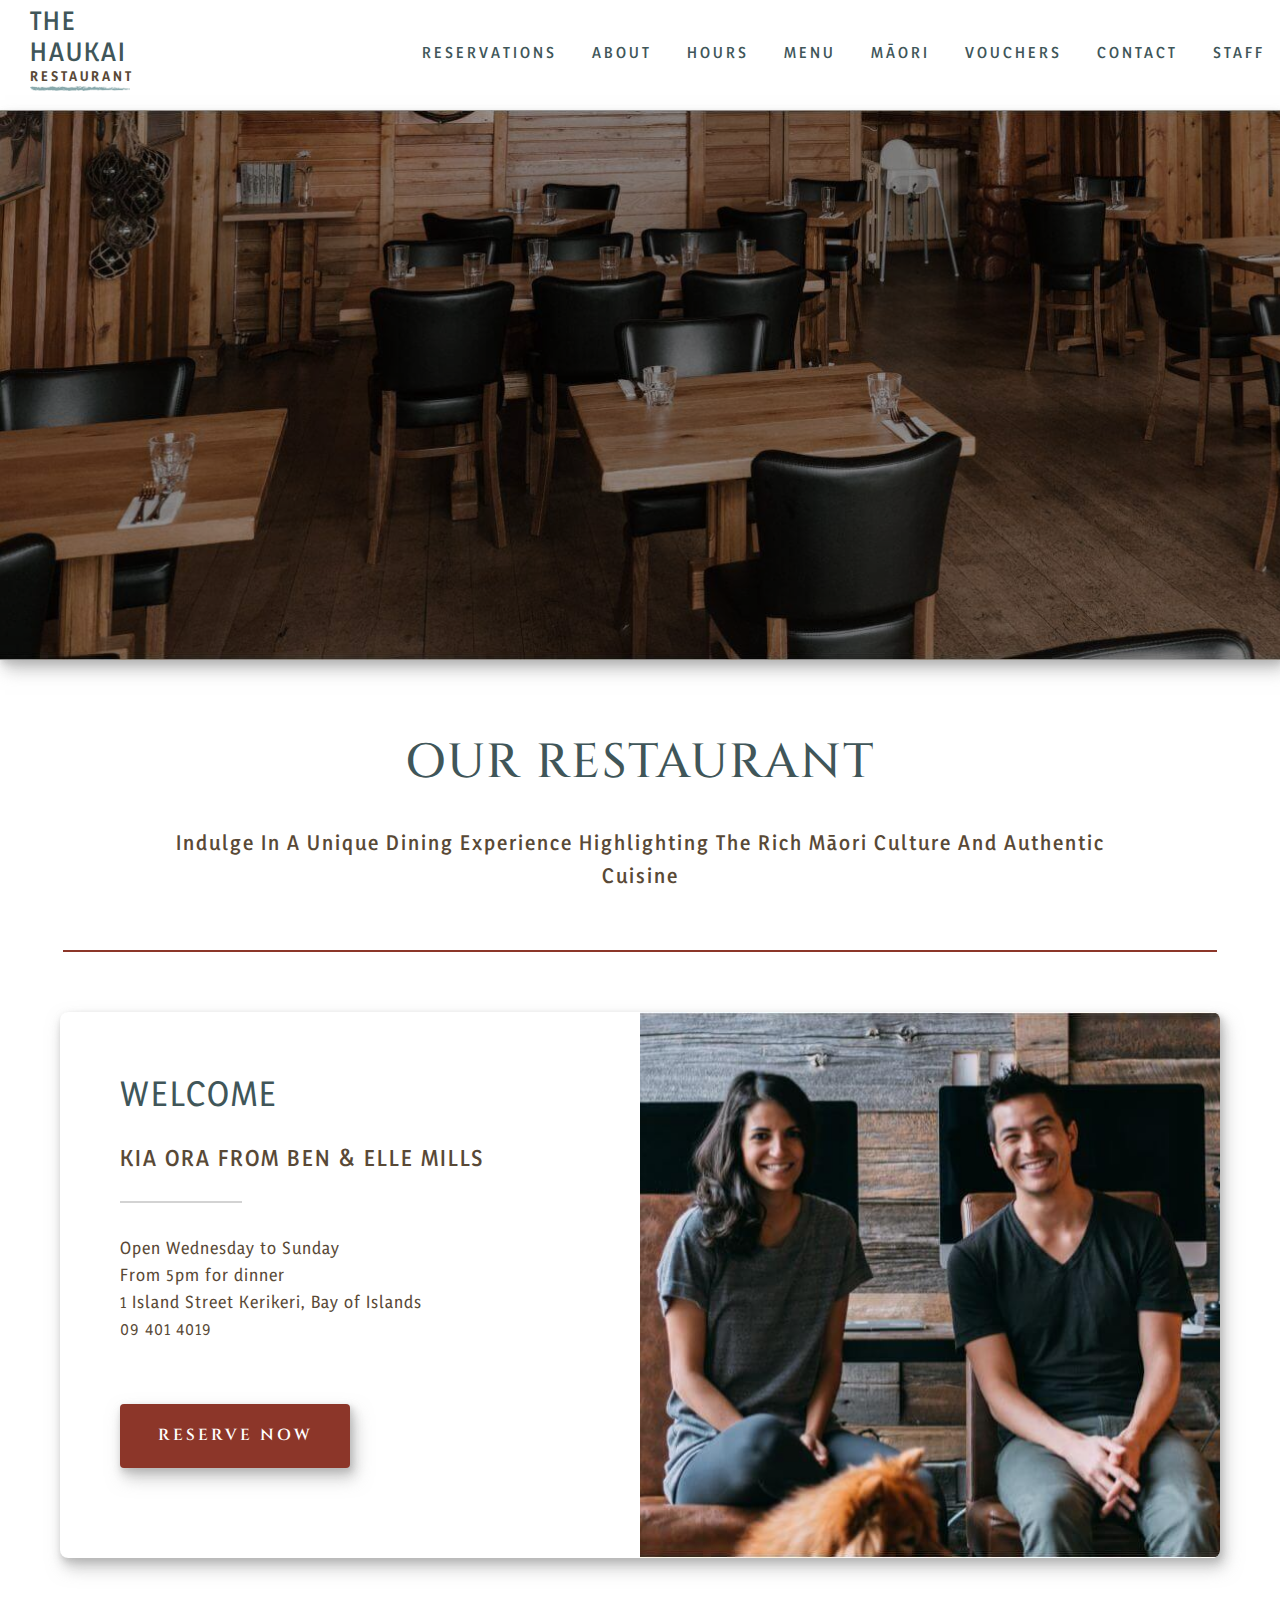
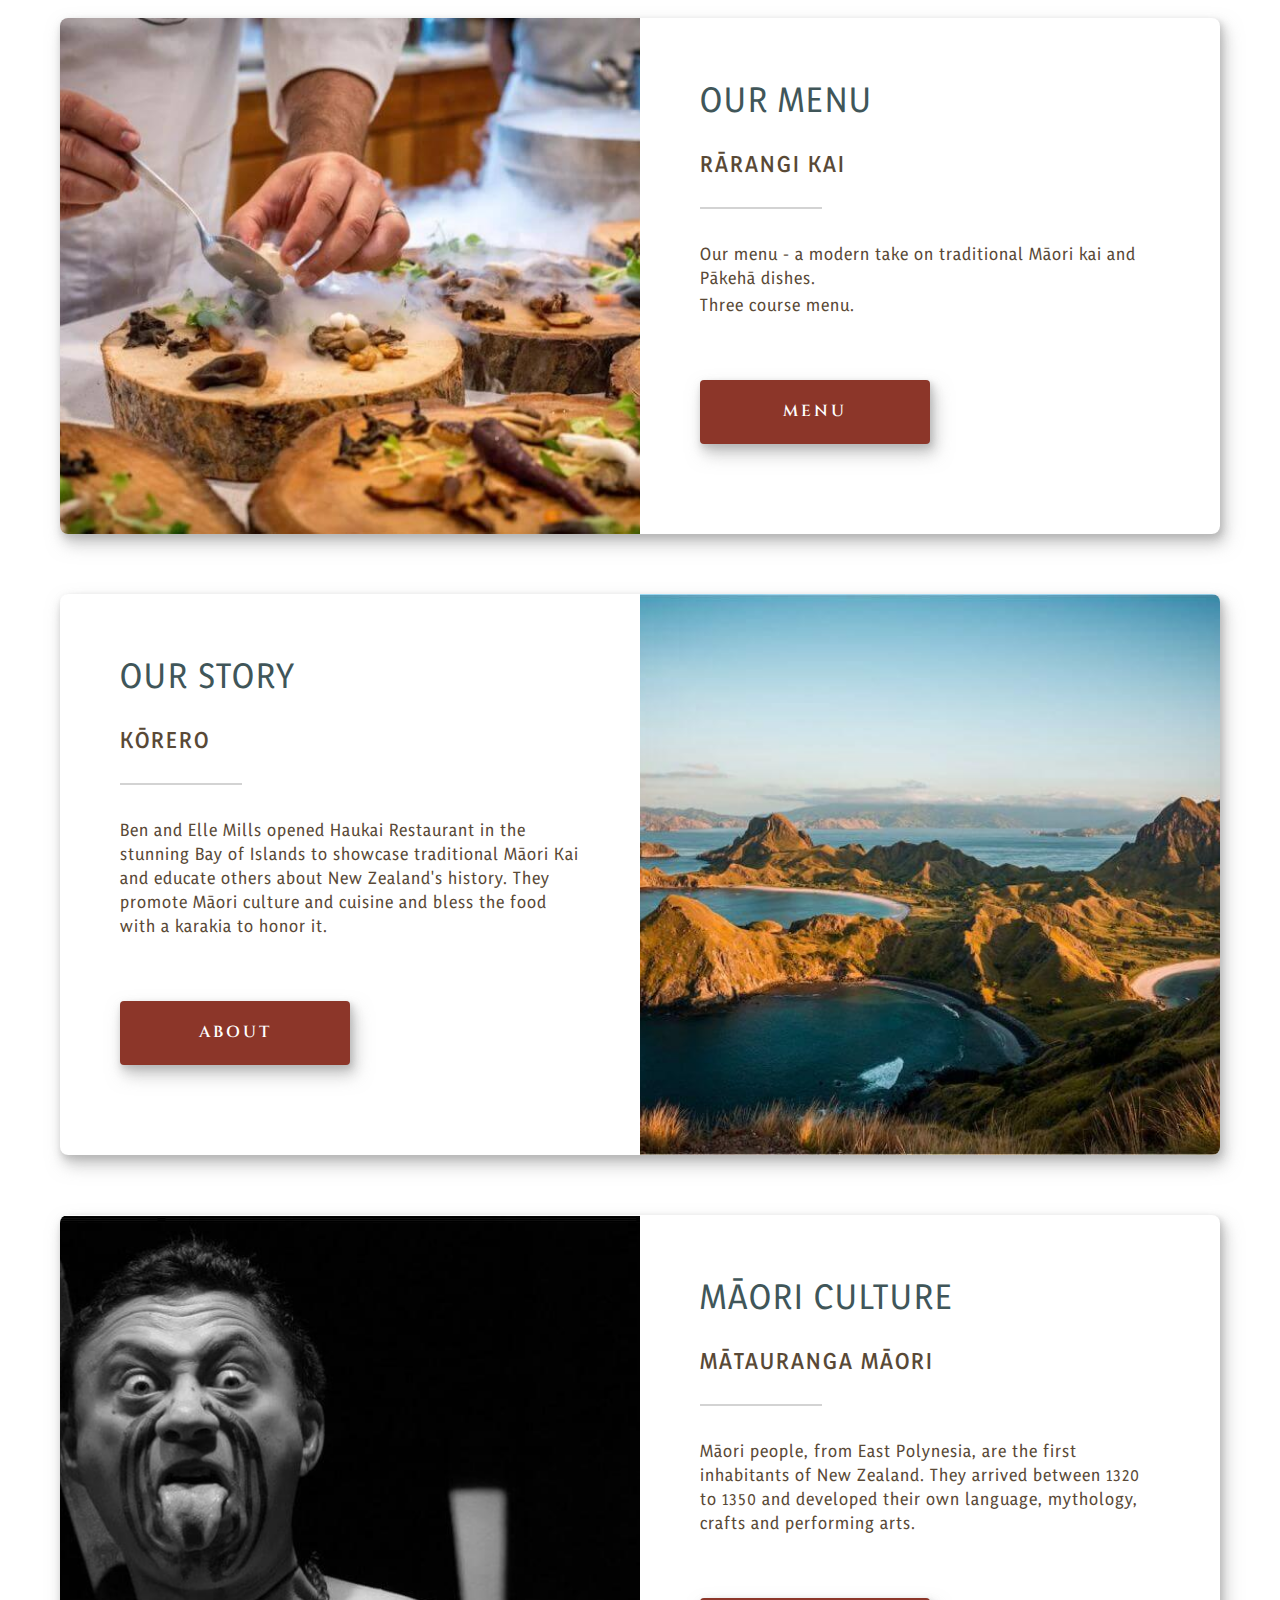
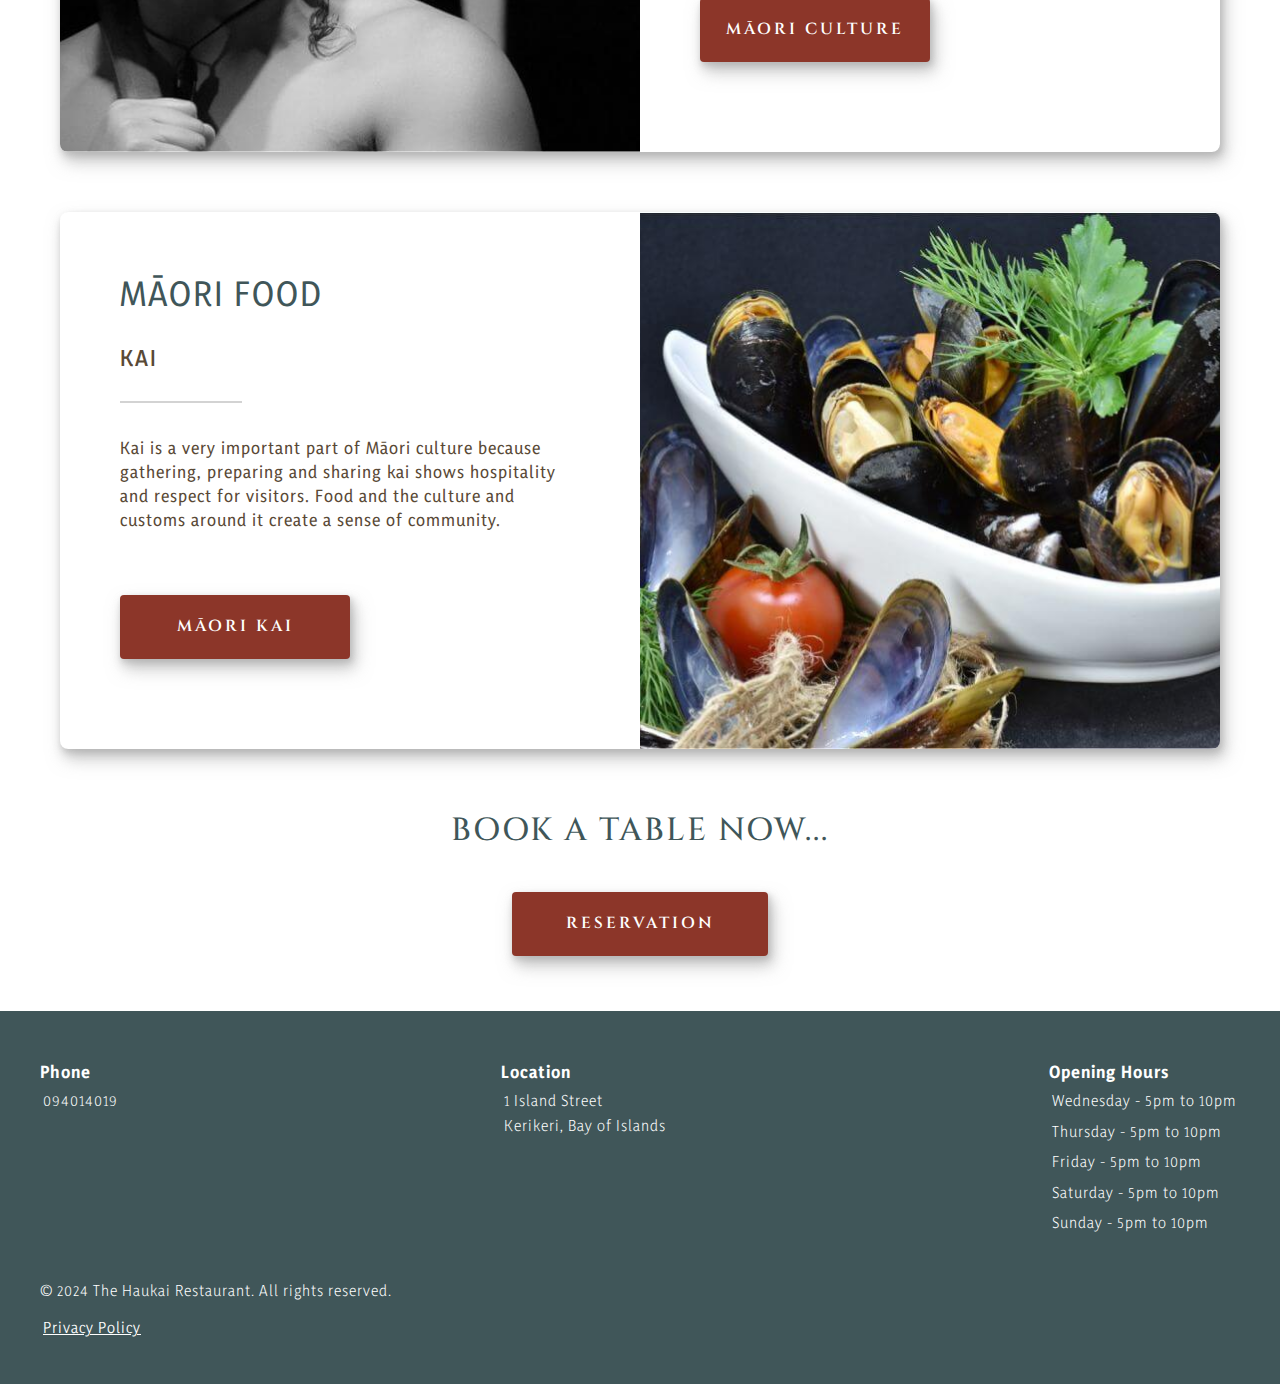
<file: index.html>
<!DOCTYPE html>
<html lang="en">

<head>
    <!-- Google tag (gtag.js) -->
    <script async src="https://www.googletagmanager.com/gtag/js?id=G-KSML13N0J7"></script>
    <script>
        window.dataLayer = window.dataLayer || [];
        function gtag() { dataLayer.push(arguments); }
        gtag('js', new Date());

        gtag('config', 'G-KSML13N0J7');
    </script>

    <meta http-equiv="Content-Type" content="text/html; charset=utf-8">
    <meta name="viewport" content="width=device-width, initial-scale=1.0">
    <title>Maori and Pakeha Cuisine - Kerikeri | The Haukai Restaurant</title>
    <meta name="description"
        content="Welcome to The Haukai Restaurant in Kerikeri, Bay of Islands, New Zealand. Our dining experience features Maori kai and cultural elements.">
    <link rel="stylesheet" href="./css/stylesheet.css">
</head>

<body>
    <header id="header">     
        <aside aria-label="The Haukai Restaurant logo" class="logo">
            <a href="https://vtay369.github.io/haukai-restaurant.github.io/index">
                <h3 class="logo-title">The<br>Haukai</h3>
                <h4 class="logo-subtitle">Restaurant</h4>
                <figure aria-label="logo underline">
                    <img src="./images/underline.png" alt="Logo underline">
                </figure>
            </a>
        </aside>

        <label aria-label="mobile-menu" id="hidden-label" class="hamburger-menu">
            <input type="checkbox" aria-labelledby="hidden-label" title="drop-down menu checkbox">
            <span class="mobile-menu">Mobile menu</span>
        </label>

        <aside aria-label="navigation sliding sidebar" class="sidebar sidebar-home">
            <nav class="nav-container">
                <ul class="navbar home-navbar">
                    <li id="home-nav"><a
                        href="https://vtay369.github.io/haukai-restaurant.github.io/index">Home</a> </li>
                    <li><a href="https://vtay369.github.io/haukai-restaurant.github.io/reservations">Reservations</a>
                    </li>
                    <li><a href="https://vtay369.github.io/haukai-restaurant.github.io/about">About</a></li>
                    <li><a href="https://vtay369.github.io/haukai-restaurant.github.io/hours">Hours</a></li>
                    <li><a href="https://vtay369.github.io/haukai-restaurant.github.io/menu">Menu</a></li>
                    <li><a href="#">M&amacr;ori</a>
                        <ul class="dropdown">
                            <li><a href="https://vtay369.github.io/haukai-restaurant.github.io/culture">Culture</a></li>
                            <li><a href="https://vtay369.github.io/haukai-restaurant.github.io/kai"> Kai</a></li>
                        </ul>
                    </li>
                    <li><a href="https://vtay369.github.io/haukai-restaurant.github.io/gift-vouchers">Vouchers</a></li>
                    <li><a href="https://vtay369.github.io/haukai-restaurant.github.io/contact">Contact</a></li>
                    <li><a class="animate-size" href="https://vtay369.github.io/haukai-restaurant.github.io/private/staff.html"> Staff </a></li>
                </ul>
            </nav>
        </aside>
    </header>
    <main id="home">
        <div class="image-cover"></div>
        <div class="restaurant-image"> </div>
        <div class="home-container">
            <div class="our-restaurant">
                <h1> Our Restaurant</h1>
                <h3 id="statement"> Indulge in a unique dining experience highlighting the rich M&amacr;ori culture and
                    authentic cuisine </h3>
            </div>
            <hr>

            <section aria-label="Welcome, from the owners" class="card-image">
                <div class="card">
                    <h2> Welcome</h2>
                    <h3>Kia ora from Ben & Elle Mills</h3>
                    <hr>
                    <div>
                        <p>Open Wednesday to Sunday</p>
                        <p>From 5pm for dinner</p>
                        <p>1 Island Street Kerikeri, Bay of Islands</p>
                        <p>09 401 4019</p>
                    </div>
                    <div class="buttons"> 
                        <a href="https://vtay369.github.io/haukai-restaurant.github.io/reservations.html">Reserve Now</a> 
                    </div>
                </div>
                
                <figure aria-label="Restaurant Owners" class="home-image-welcome card-sections"> 
                    <img class="odd-image" src="./images/owners.jpg" alt="restaurant owners"> 
                </figure>
            </section>

            <section aria-label="Haukai Restaurant's menu introduction" class="card-image card-image-even">
                <figure aria-label="Chef plating a rustic dish" class="home-image-menu card-sections"> 
                    <img class="even-image" src="./images/menu.jpg" alt="Chef plating food"> 
                </figure>

                <div class="home-menu card">
                    <h2>Our Menu</h2>
                    <h3>rārangi kai</h3>
                    <hr>
                    <div>
                        <p>Our menu - a modern take on traditional M&amacr;ori kai and P&amacr;keh&amacr; dishes.</p>
                        <p>Three course menu.</p>
                    </div>
                    <div class="buttons">
                        <a href="https://vtay369.github.io/haukai-restaurant.github.io/menu.html">Menu</a> 
                    </div>
                </div>
            </section>

            <section aria-label="The Haukai resturants story introduction" class="card-image">
                <div class="home-our-story card">
                    <h2>Our Story</h2>
                    <h3>kōrero</h3>
                    <hr>
                    <p>Ben and Elle Mills opened Haukai Restaurant in the stunning Bay of Islands to showcase
                        traditional M&amacr;ori Kai and educate others about New Zealand's history. They promote
                        M&amacr;ori culture and cuisine and bless the food with a karakia to honor it.</p>
                    <div class="buttons"> 
                        <a href="https://vtay369.github.io/haukai-restaurant.github.io/about.html">About</a> 
                    </div>
                </div>

                <figure aria-label="Bay of Island" class="home-image-our-story card-sections"> 
                    <img class="odd-image" src="./images/our-story.jpg" alt="Bay of Island"> 
                </figure>
            </section>

            <section aria-label="Introduction to Maori Culture" class="card-image card-image-even">
                <figure aria-label="Maori male warrior" class="home-image-culture card-sections"> 
                    <img class="even-image" src="./images/maori-culture.jpg" alt="Maori male warrior"> 
                </figure>

                <div class="home-culture card">
                    <h2>M&amacr;ori Culture</h2>
                    <h3>Mātauranga M&amacr;ori</h3>
                    <hr>
                    <p>M&amacr;ori people, from East Polynesia, are the first inhabitants of New Zealand. They arrived between
                        1320 to 1350 and developed their own language, mythology, crafts and performing arts.</p>
                    <div class="buttons"> <a href="https://vtay369.github.io/haukai-restaurant.github.io/culture.html">M&amacr;ori Culture</a> </div>
                </div>
            </section>

            <section aria-label="Introduction to Maori kai" class="card-image">
                <div class="home-kai card">
                    <h2>M&amacr;ori food</h2>
                    <h3>Kai</h3>
                    <hr>
                    <p>Kai is a very important part of M&amacr;ori culture because gathering, preparing and sharing kai
                        shows hospitality and respect for visitors. Food and the culture and customs around it create a
                        sense of community.</p>
                    <div class="buttons"> 
                        <a href="https://vtay369.github.io/haukai-restaurant.github.io/kai.html">M&amacr;ori Kai</a> 
                    </div>
                </div>

                <figure aria-label="Plate of mussels" class="home-image-kai card-sections"> 
                    <img class="odd-image" src="./images/mussels.jpg" alt="Plate of mussels"> 
                </figure>
            </section>

            <div class="home-book-table">
                <h2>Book a table now...</h2>
                <div class="buttons"> 
                    <a href="https://vtay369.github.io/haukai-restaurant.github.io/reservations.html">Reservation</a> 
                </div>
            </div>
        </div>
    </main>

    <footer>
        <div class="footer-container">
            <aside aria-label="phone contact">
                <h4>Phone</h4>
                <p>094014019</p>
            </aside>

            <aside aria-label="location">
                <h4>Location</h4>
                <p> 1 Island Street <br>Kerikeri, Bay of Islands</p>
            </aside>

            <aside aria-label="hours" class="opening-hours">
                <h4>Opening Hours</h4>
                <ul class="hours">
                    <li>Wednesday - 5pm to 10pm</li>
                    <li>Thursday - 5pm to 10pm</li>
                    <li>Friday - 5pm to 10pm</li>
                    <li>Saturday - 5pm to 10pm</li>
                    <li>Sunday - 5pm to 10pm</li>
                </ul>
            </aside>
        </div>

        <p class="copywright copy">&copy; 2024 The Haukai Restaurant.  All rights reserved.</p>
        <p class="copywright"> <a href="privacy-policy.html">Privacy Policy</a> </p>
    </footer>
</body>

</html>
</file>
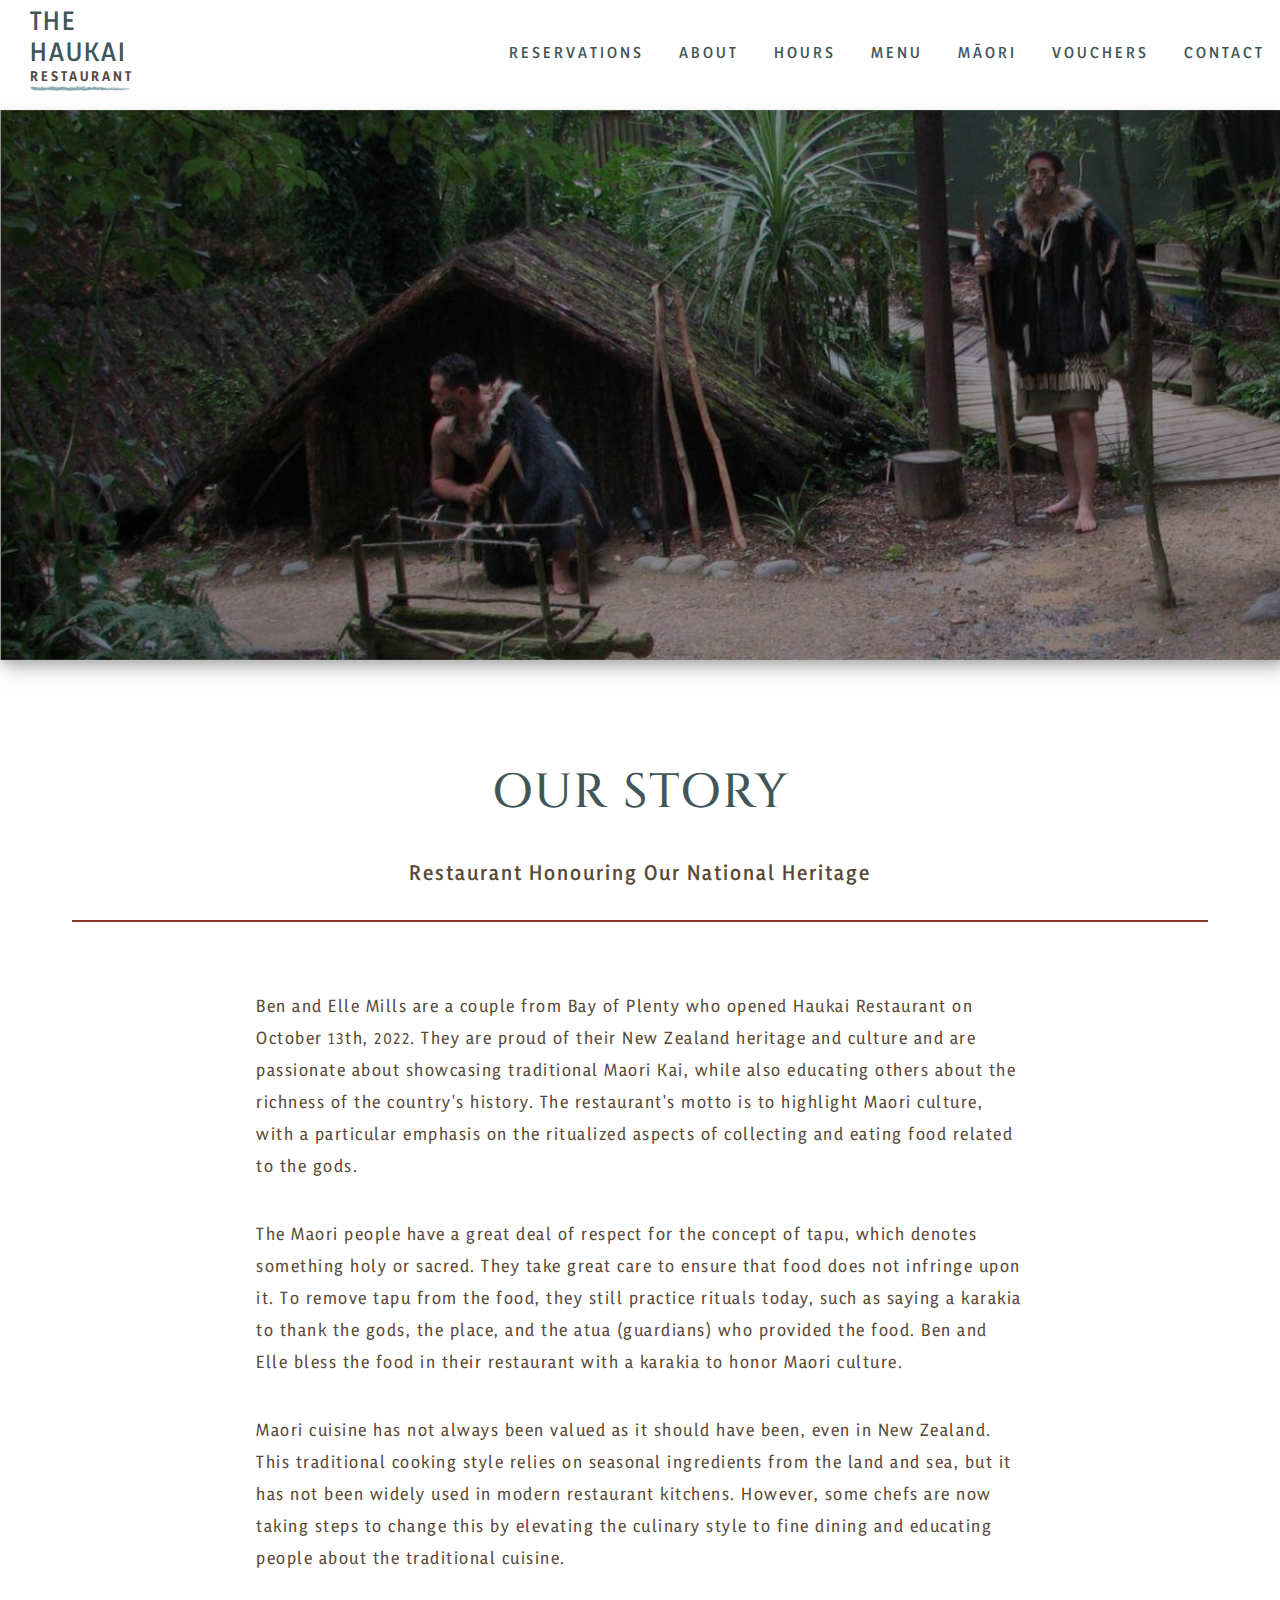
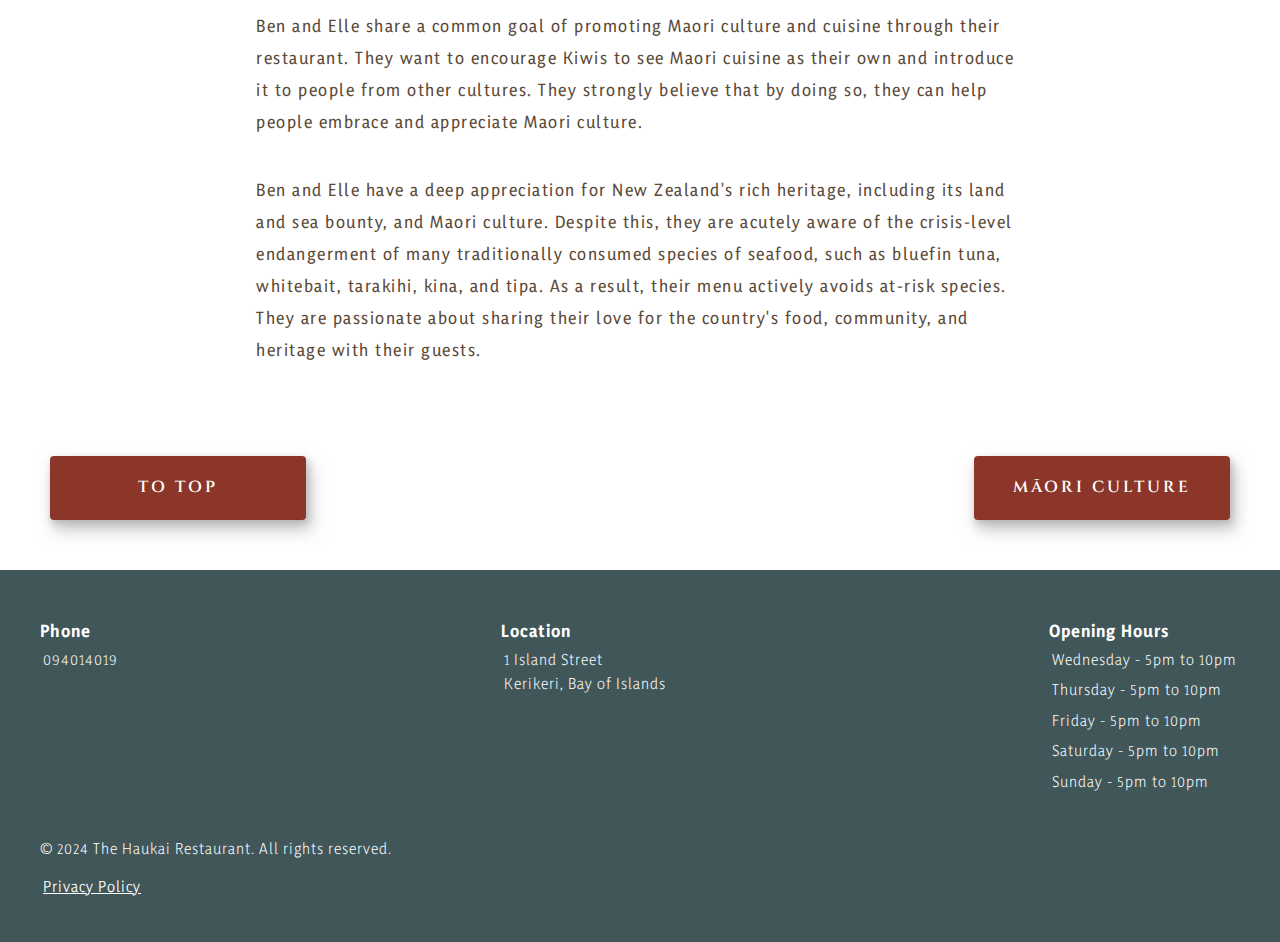
<file: about.html>
<!DOCTYPE html>
<html lang="en">

<head>
    <!-- Google tag (gtag.js) -->
    <script async src="https://www.googletagmanager.com/gtag/js?id=G-KSML13N0J7"></script>
    <script>
        window.dataLayer = window.dataLayer || [];
        function gtag() { dataLayer.push(arguments); }
        gtag('js', new Date());

        gtag('config', 'G-KSML13N0J7');
    </script>

    <meta http-equiv="Content-Type" content="text/html" charset="UTF-8">
    <meta name="viewport" content="width=device-width, initial-scale=1.0">
    <title>About Us | The Haukai Restaurant</title>
    <meta name="description"
        content="The mission of The Haukai Restaurant is to promote Maori culture and cuisine. The restaurant aims to encourage New Zealanders to embrace Maori cuisine as their own and introduce it to people from other cultures. They strongly believe that by doing so, they can help people appreciate and celebrate Maori culture.">
    <link rel="stylesheet" href="./css/stylesheet.css">
</head>

<body>
    <header id="header">
        <aside aria-label="The Haukai Restaurant logo" class="logo">
            <a href="https://vtay369.github.io/haukai-restaurant.github.io/index">
                <h3 class="logo-title">The<br>Haukai</h3>
                <h4 class="logo-subtitle">Restaurant</h4>
                <figure aria-label="logo underline">
                    <img src="./images/underline.png" alt="Logo underline">
                </figure>
            </a>
        </aside>

        <label aria-label="mobile-menu" id="hidden-label" class="hamburger-menu">
            <input type="checkbox" aria-labelledby="hidden-label" title="drop-down menu checkbox">
            <span class="mobile-menu">Mobile menu</span>
        </label>

        <aside aria-label="navigation sliding sidebar" class="sidebar">
            <nav class="nav-container">
                <ul class="navbar">
                    <li id="home-nav"><a
                        href="https://vtay369.github.io/haukai-restaurant.github.io/index">Home</a> </li>
                    <li><a href="https://vtay369.github.io/haukai-restaurant.github.io/reservations">Reservations</a>
                    </li>
                    <li><a href="https://vtay369.github.io/haukai-restaurant.github.io/about">About</a></li>
                    <li><a href="https://vtay369.github.io/haukai-restaurant.github.io/hours">Hours</a></li>
                    <li><a href="https://vtay369.github.io/haukai-restaurant.github.io/menu">Menu</a></li>
                    <li><a href="#">M&amacr;ori</a>
                        <ul class="dropdown">
                            <li><a href="https://vtay369.github.io/haukai-restaurant.github.io/culture">Culture</a></li>
                            <li><a href="https://vtay369.github.io/haukai-restaurant.github.io/kai"> Kai</a></li>
                        </ul>
                    </li>
                    <li><a href="https://vtay369.github.io/haukai-restaurant.github.io/gift-vouchers">Vouchers</a></li>
                    <li><a href="https://vtay369.github.io/haukai-restaurant.github.io/contact">Contact</a></li>
            </nav>
        </aside>
    </header>

    <main id="about">
        <article aria-label="Haukai Restaurants story" id="our-story-article">
            <div class="image-cover"></div>
            <div class="our-story-image"></div>
            <div class="our-restaurant">
                <h1>Our Story</h1>
                <h3 id="statement">Restaurant honouring our national heritage</h3>
                <hr>
            </div>
            
            <div class="about">
                <p>Ben and Elle Mills are a couple from Bay of Plenty who opened Haukai Restaurant on October 13th,
                    2022. They are proud of their New Zealand heritage and culture and are passionate about showcasing
                    traditional Maori Kai, while also educating others about the richness of the country's history. The
                    restaurant's motto is to highlight Maori culture, with a particular emphasis on the ritualized
                    aspects of collecting and eating food related to the gods.</p>
                <p> The Maori people have a great deal of respect for the concept of tapu, which denotes something holy
                    or sacred. They take great care to ensure that food does not infringe upon it. To remove tapu from
                    the food, they still practice rituals today, such as saying a karakia to thank the gods, the place,
                    and the atua (guardians) who provided the food. Ben and Elle bless the food in their restaurant with
                    a karakia to honor Maori culture. </p>
                <p> Maori cuisine has not always been valued as it should have been, even in New Zealand. This
                    traditional cooking style relies on seasonal ingredients from the land and sea, but it has not been
                    widely used in modern restaurant kitchens. However, some chefs are now taking steps to change this
                    by elevating the culinary style to fine dining and educating people about the traditional cuisine.
                </p>
                <p> Ben and Elle share a common goal of promoting Maori culture and cuisine through their restaurant.
                    They want to encourage Kiwis to see Maori cuisine as their own and introduce it to people from other
                    cultures. They strongly believe that by doing so, they can help people embrace and appreciate Maori
                    culture. </p>
                <p> Ben and Elle have a deep appreciation for New Zealand's rich heritage, including its land and sea
                    bounty, and Maori culture. Despite this, they are acutely aware of the crisis-level endangerment of
                    many traditionally consumed species of seafood, such as bluefin tuna, whitebait, tarakihi, kina, and
                    tipa. As a result, their menu actively avoids at-risk species. They are passionate about sharing
                    their love for the country's food, community, and heritage with their guests. </p>
            </div>
        </article>

        <div class="buttons reserve">
            <a class="top" href="#header" title="Scroll to top">To top</a>
            <a class="reserve-btn" href="https://vtay369.github.io/haukai-restaurant.github.io/culture.html" title="Maori Culture">M&amacr;ori Culture</a>
        </div>
    </main>

    <footer>
        <div class="footer-container">
            <aside aria-label="phone contact">
                <h4>Phone</h4>
                <p>094014019</p>
            </aside>

            <aside aria-label="location">
                <h4>Location</h4>
                <p> 1 Island Street <br>Kerikeri, Bay of Islands</p>
            </aside>

            <aside aria-label="hours" class="opening-hours">
                <h4>Opening Hours</h4>
                <ul class="hours">
                    <li>Wednesday - 5pm to 10pm</li>
                    <li>Thursday - 5pm to 10pm</li>
                    <li>Friday - 5pm to 10pm</li>
                    <li>Saturday - 5pm to 10pm</li>
                    <li>Sunday - 5pm to 10pm</li>
                </ul>
            </aside>
        </div>

        <p class="copywright copy">&copy; 2024 The Haukai Restaurant. All rights reserved.</p>
        <p class="copywright"> <a href="https://vtay369.github.io/haukai-restaurant.github.io/privacy-policy">Privacy Policy</a> </p>
    </footer>
</body>

</html>
</file>
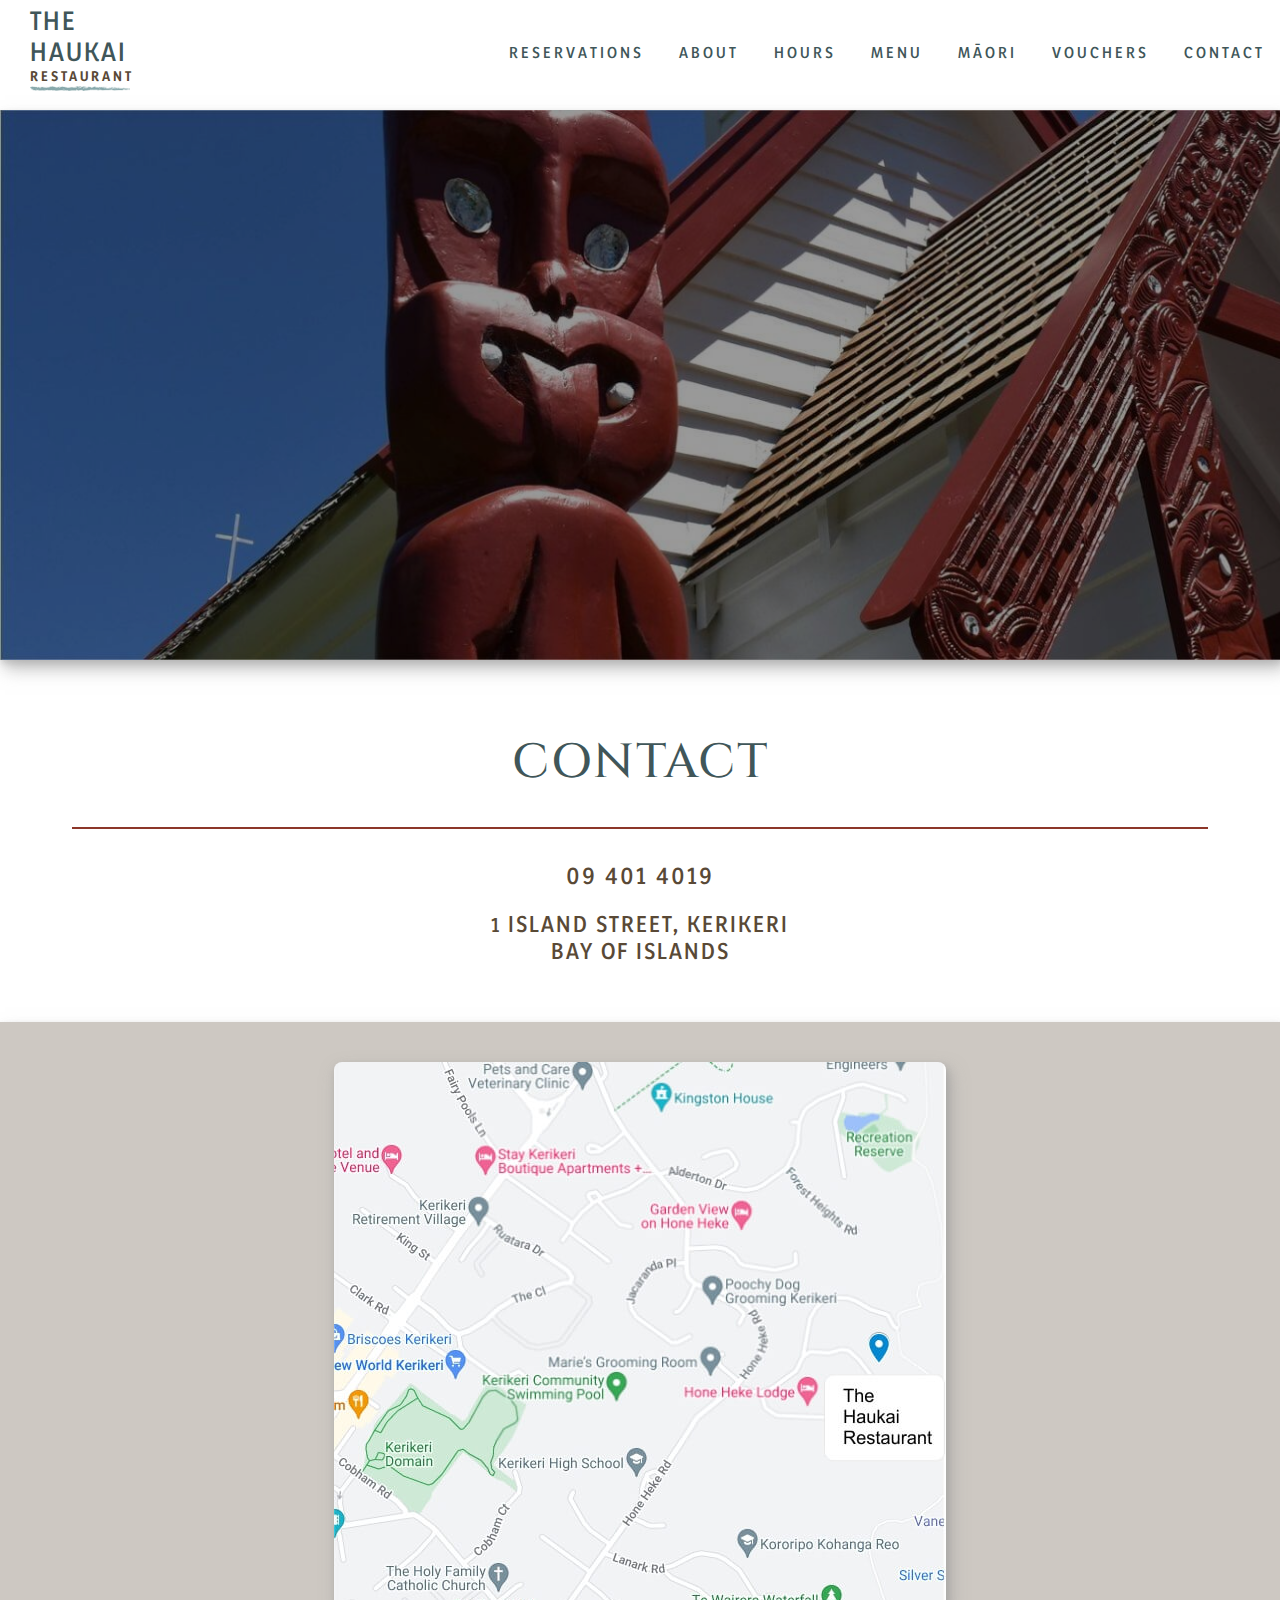
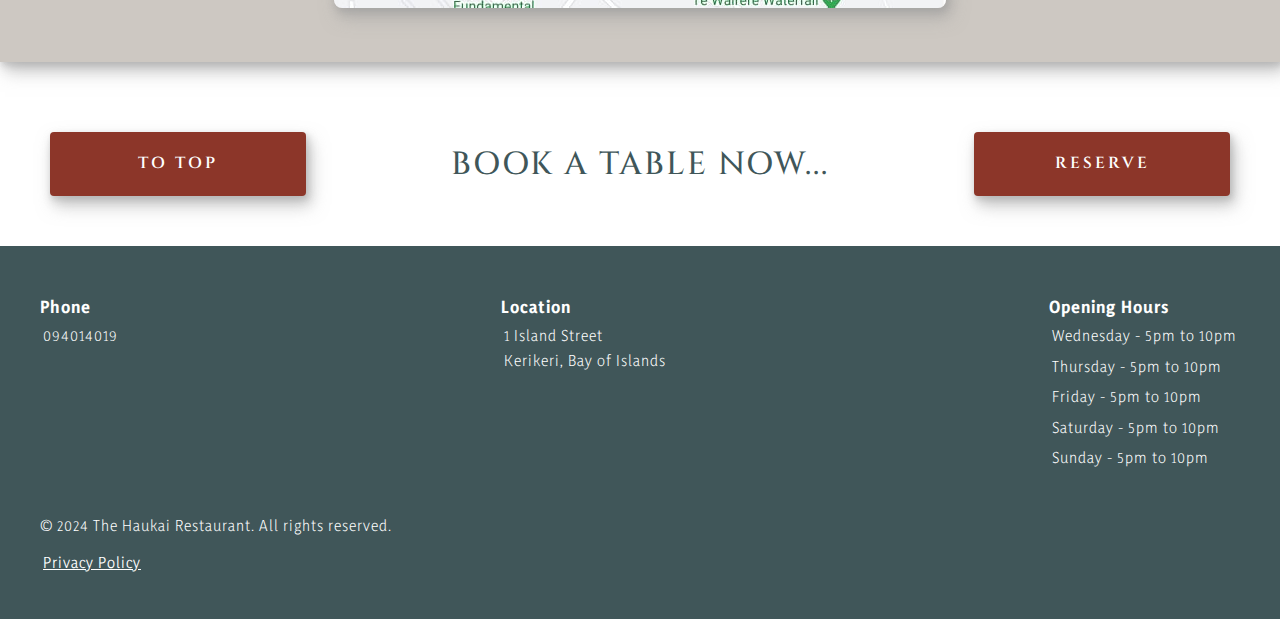
<file: contact.html>
<!DOCTYPE html>
<html lang="en">

<head>
    <!-- Google tag (gtag.js) -->
    <script async src="https://www.googletagmanager.com/gtag/js?id=G-KSML13N0J7"></script>
    <script>
        window.dataLayer = window.dataLayer || [];
        function gtag() { dataLayer.push(arguments); }
        gtag('js', new Date());

        gtag('config', 'G-KSML13N0J7');
    </script>

    <meta http-equiv="Content-Type" content="text/html" charset="UTF-8">
    <meta name="viewport" content="width=device-width, initial-scale=1.0">
    <title>Contact Us | The Haukai Restaurant - Kerikeri</title>
    <meta name="description"
        content="Get in touch by visiting us at 1 Island Street in Kerikeri, Bay of Islands, calling us at 09 401 4019, or reserving a table online.">
    <link rel="stylesheet" href="./css/stylesheet.css">
</head>

<body>
    <header id="header">
        <aside aria-label="The Haukai Restaurant logo" class="logo">
            <a href="https://vtay369.github.io/haukai-restaurant.github.io/index">
                <h3 class="logo-title">The<br>Haukai</h3>
                <h4 class="logo-subtitle">Restaurant</h4>
                <figure aria-label="logo underline">
                    <img src="./images/underline.png" alt="Logo underline">
                </figure>
            </a>
        </aside>

        <label aria-label="mobile-menu" id="hidden-label" class="hamburger-menu">
            <input type="checkbox" aria-labelledby="hidden-label" title="drop-down menu checkbox">
            <span class="mobile-menu">Mobile menu</span>
        </label>

        <aside aria-label="navigation sliding sidebar" class="sidebar">
            <nav class="nav-container">
                <ul class="navbar">
                    <li id="home-nav"><a
                        href="https://vtay369.github.io/haukai-restaurant.github.io/index">Home</a> </li>
                    <li><a href="https://vtay369.github.io/haukai-restaurant.github.io/reservations">Reservations</a>
                    </li>
                    <li><a href="https://vtay369.github.io/haukai-restaurant.github.io/about">About</a></li>
                    <li><a href="https://vtay369.github.io/haukai-restaurant.github.io/hours">Hours</a></li>
                    <li><a href="https://vtay369.github.io/haukai-restaurant.github.io/menu">Menu</a></li>
                    <li><a href="#">M&amacr;ori</a>
                        <ul class="dropdown">
                            <li><a href="https://vtay369.github.io/haukai-restaurant.github.io/culture">Culture</a></li>
                            <li><a href="https://vtay369.github.io/haukai-restaurant.github.io/kai"> Kai</a></li>
                        </ul>
                    </li>
                    <li><a href="https://vtay369.github.io/haukai-restaurant.github.io/gift-vouchers">Vouchers</a></li>
                    <li><a href="https://vtay369.github.io/haukai-restaurant.github.io/contact">Contact</a></li>
                </ul>
            </nav>
        </aside>
    </header>

    <main id="contact">
        <div class="image-cover"></div>
        <div class="book carve"> </div>
        <section aria-label="Contact details" class="our-restaurant">
            <h1>Contact</h1>
            <hr>
            <h3 class="contact"> 09 401 4019</h3>
            <h3> 1 Island Street, Kerikeri <br>Bay of Islands</h3>
        </section>

        <section aria-label="google-map directions for Haukai Restaurant" class="iframe-container map">
            <figure aria-label="Kerikeri map">
                <img src="./images/map.jpg" alt="Map of Kerikeri">
            </figure>
        </section>

        <div class="buttons reserve"> 
            <a class="top" href="#header" title="Scroll to top">To top</a>
            <h2 class="book-now">Book A Table Now...</h2> 
            <a class="reserve-btn" href="https://vtay369.github.io/haukai-restaurant.github.io/reservations.html" title="Reservations">Reserve</a>
        </div>
    </main>

    <footer>
        <div class="footer-container">
            <aside aria-label="phone contact">
                <h4>Phone</h4>
                <p>094014019</p>
            </aside>

            <aside aria-label="location">
                <h4>Location</h4>
                <p> 1 Island Street <br>Kerikeri, Bay of Islands</p>
            </aside>

            <aside aria-label="hours" class="opening-hours">
                <h4>Opening Hours</h4>
                <ul class="hours">
                    <li>Wednesday - 5pm to 10pm</li>
                    <li>Thursday - 5pm to 10pm</li>
                    <li>Friday - 5pm to 10pm</li>
                    <li>Saturday - 5pm to 10pm</li>
                    <li>Sunday - 5pm to 10pm</li>
                </ul>
            </aside>
        </div>

        <p class="copywright copy">&copy; 2024 The Haukai Restaurant. All rights reserved.</p>
        <p class="copywright"> <a href="https://vtay369.github.io/haukai-restaurant.github.io/privacy-policy">Privacy Policy</a> </p>
    </footer>
</body>

</html>
</file>
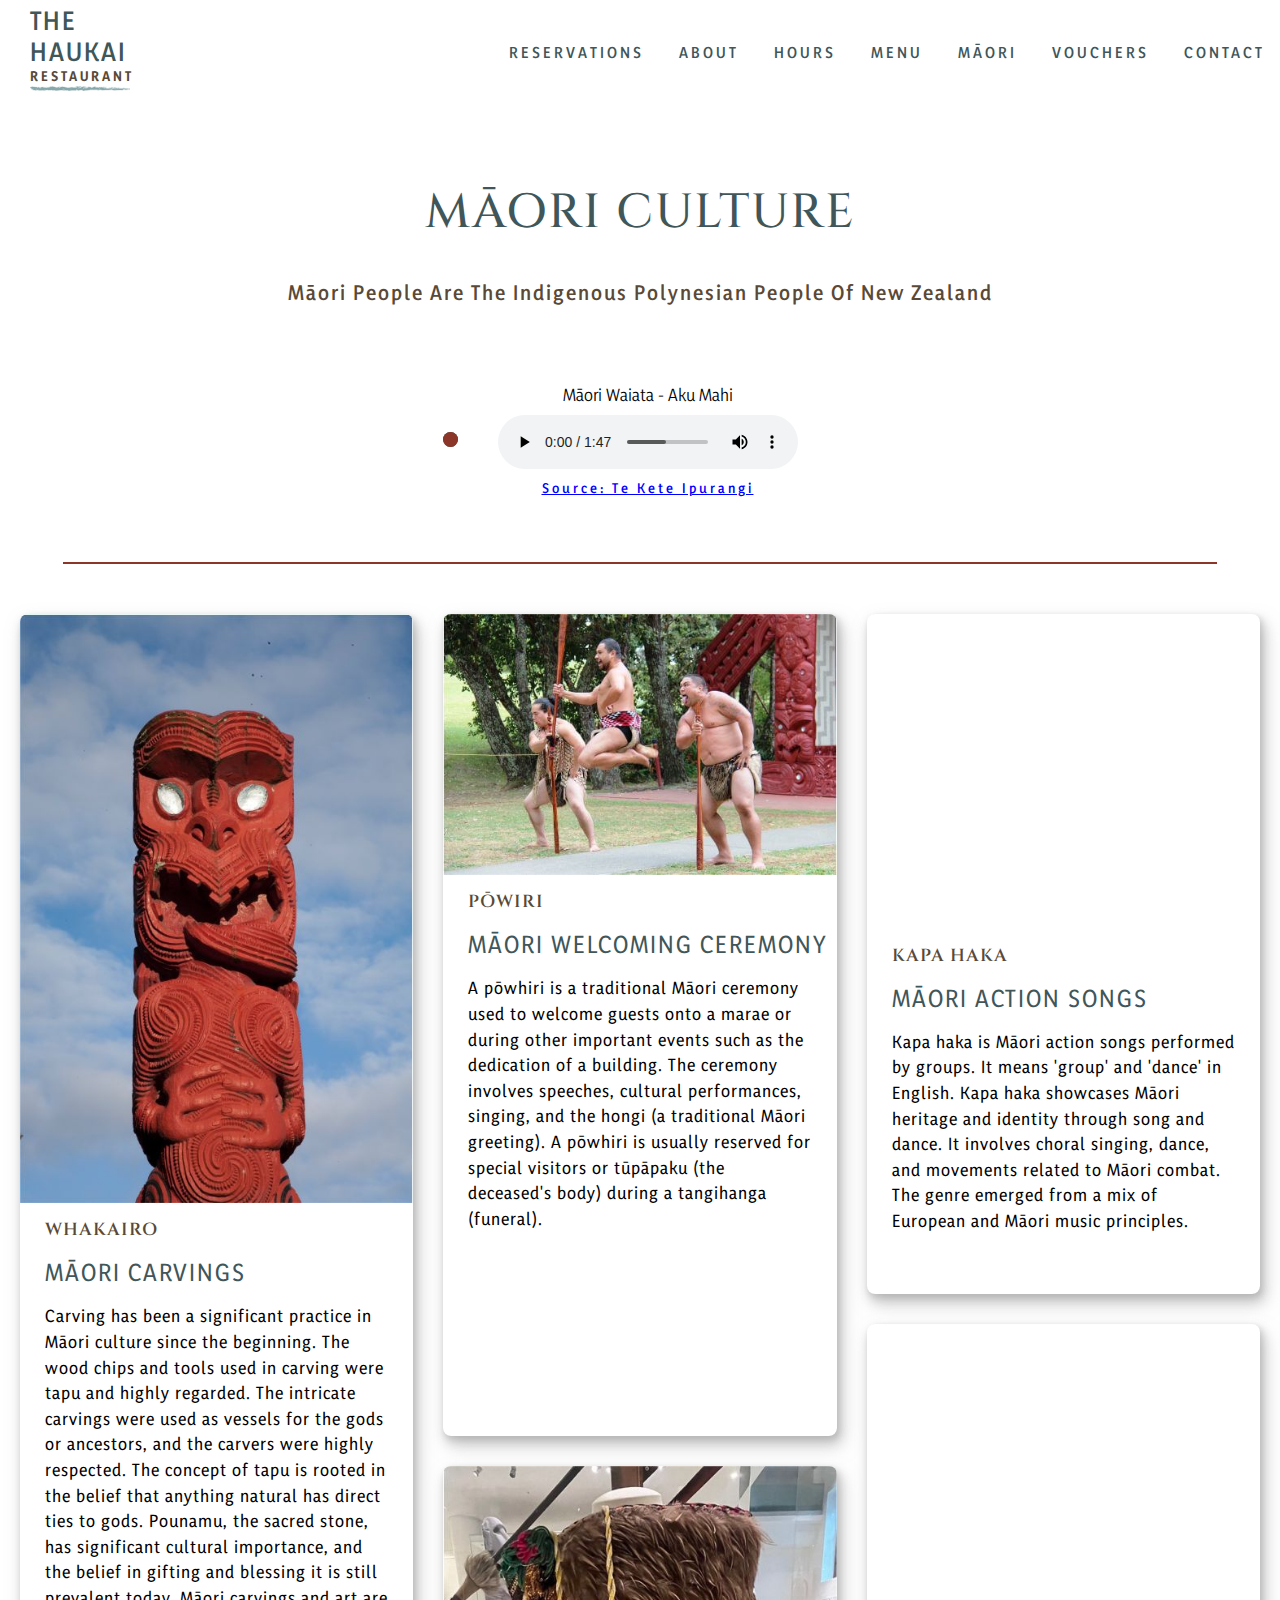
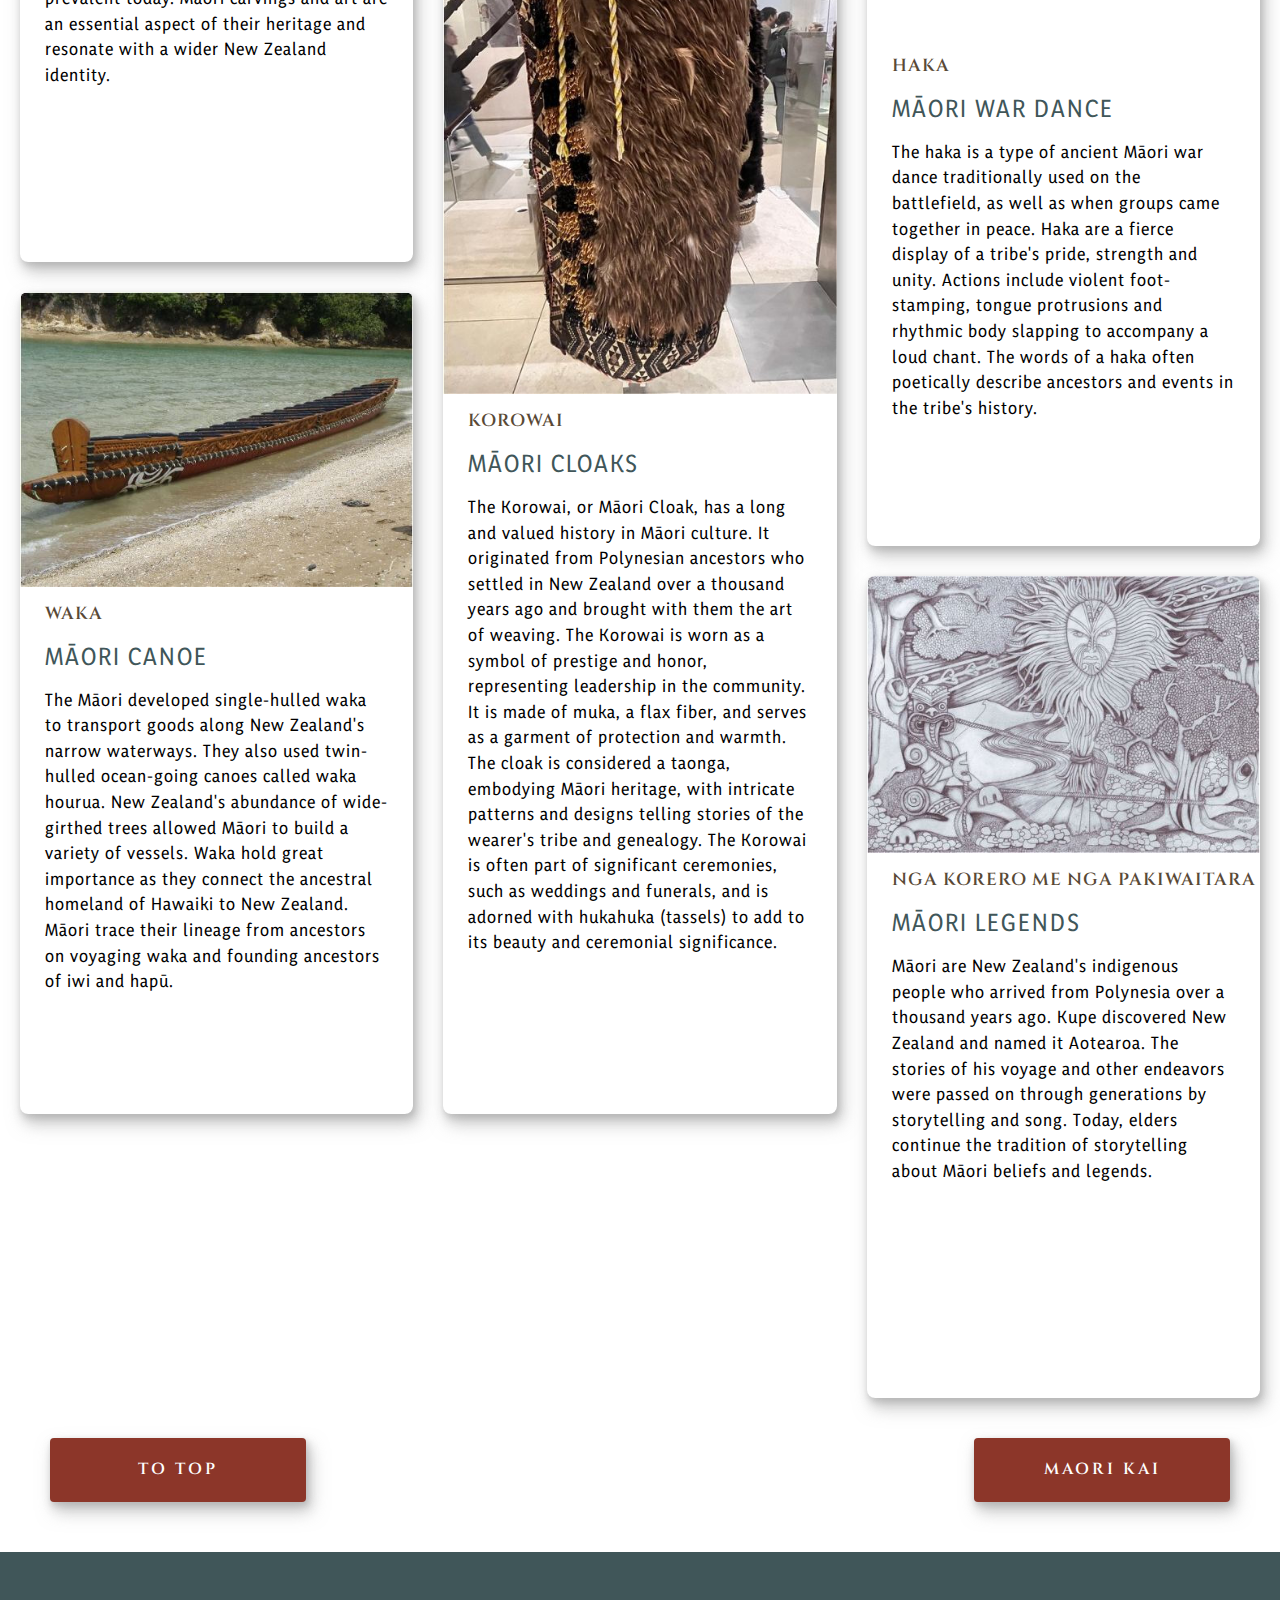
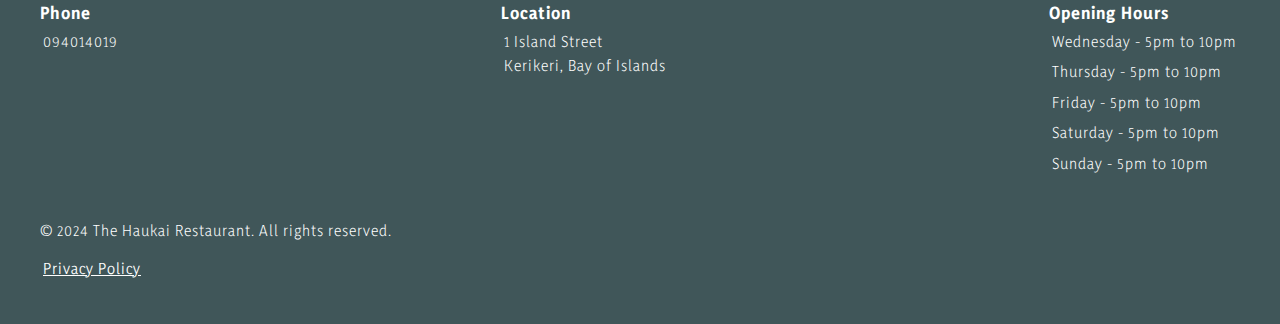
<file: culture.html>
<!DOCTYPE html>
<html lang="en">

<head>
    <!-- Google tag (gtag.js) -->
    <script async src="https://www.googletagmanager.com/gtag/js?id=G-KSML13N0J7"></script>
    <script>
        window.dataLayer = window.dataLayer || [];
        function gtag() { dataLayer.push(arguments); }
        gtag('js', new Date());

        gtag('config', 'G-KSML13N0J7');
    </script>

    <meta http-equiv="Content-Type" content="text/html; charset=utf-8">
    <meta name="viewport" content="width=device-width, initial-scale=1.0">
    <title>Explore the rich Maori culture in New Zealand | The Haukai Restaurant</title>
    <meta name="description"
        content="Maori culture is an integral part of New Zealand's identity. At The Haukai Restaurant, we believe that a unique dining experience in New Zealand involves learning about the Māori people, their rich history, and culture while experiencing Māori Kai.">
    <link rel="stylesheet" href="./css/stylesheet.css">
</head>

<body>
    <header id="header">
        <aside aria-label="The Haukai Restaurant logo" class="logo">
            <a href="https://vtay369.github.io/haukai-restaurant.github.io/index">
                <h3 class="logo-title">The<br>Haukai</h3>
                <h4 class="logo-subtitle">Restaurant</h4>
                <figure aria-label="logo underline">
                    <img src="./images/underline.png" alt="Logo underline">
                </figure>
            </a>
        </aside>

        <label aria-label="mobile-menu" id="hidden-label" class="hamburger-menu">
            <input type="checkbox" aria-labelledby="hidden-label" title="drop-down menu checkbox">
            <span class="mobile-menu">Mobile menu</span>
        </label>

        <aside aria-label="navigation sliding sidebar" class="sidebar">
            <nav class="nav-container">
                <ul class="navbar">
                    <li id="home-nav"><a
                        href="https://vtay369.github.io/haukai-restaurant.github.io/index">Home</a> </li>
                    <li><a href="https://vtay369.github.io/haukai-restaurant.github.io/reservations">Reservations</a>
                    </li>
                    <li><a href="https://vtay369.github.io/haukai-restaurant.github.io/about">About</a></li>
                    <li><a href="https://vtay369.github.io/haukai-restaurant.github.io/hours">Hours</a></li>
                    <li><a href="https://vtay369.github.io/haukai-restaurant.github.io/menu">Menu</a></li>
                    <li><a href="#">M&amacr;ori</a>
                        <ul class="dropdown">
                            <li><a href="https://vtay369.github.io/haukai-restaurant.github.io/culture">Culture</a></li>
                            <li><a href="https://vtay369.github.io/haukai-restaurant.github.io/kai"> Kai</a></li>
                        </ul>
                    </li>
                    <li><a href="https://vtay369.github.io/haukai-restaurant.github.io/gift-vouchers">Vouchers</a></li>
                    <li><a href="https://vtay369.github.io/haukai-restaurant.github.io/contact">Contact</a></li>
                </ul>
            </nav>
        </aside>
    </header>

    <main id="maori-culture">
        <div class="our-restaurant">
            <h1> M&amacr;ori Culture</h1>
            <h3 id="statement">M&amacr;ori people are the indigenous Polynesian people of New Zealand</h3>
        </div>

        <div class="audio">
            <div class="info-here"> </div>
            <figure class="audio-info">
                <figcaption> M&amacr;ori Waiata - Aku Mahi </figcaption>
                <audio controls>
                    <source src="./audio/41+Aku+Mahi.mp3" type="audio/mp3">
                    <source src="./audio/41+Aku+Mahi.ogg" type="audio/ogg">
                    <p> Your browser does not support the <code>audio</code> element. </p>
                </audio>
                <a href="https://tereomaori.tki.org.nz/Reo-Maori-resources/Hei-Waiata-Hei-Whakakoakoa2"> Source: Te Kete Ipurangi</a>
            </figure>
        </div>
        <hr>

        <section aria-label="Maori Culture" class="culture-container">
            <article aria-label="Maori carvings" class="card-culture-container tallest"> <img
                    class="card-culture-images carving-image" src="./images/carving.jpg" alt="maori carving">
                <h3 class="heading-culture-type"> Whakairo </h3>
                <h2 class="heading-culture-title">M&amacr;ori Carvings</h2>
                <div class="culture-article">
                    <p> Carving has been a significant practice in M&amacr;ori culture since the beginning. The wood
                        chips and tools used in carving were tapu and highly regarded. The intricate carvings were used
                        as vessels for the gods or ancestors, and the carvers were highly respected. The concept of tapu
                        is rooted in the belief that anything natural has direct ties to gods. Pounamu, the sacred
                        stone, has significant cultural importance, and the belief in gifting and blessing it is still
                        prevalent today. M&amacr;ori carvings and art are an essential aspect of their heritage and
                        resonate with a wider New Zealand identity. </p>
                </div>
            </article>

            <article aria-label="Maori welcoming ceremonies" class="card-culture-container short-medium"> <img
                    class="card-culture-images" src="./images/warriors.jpg" alt="maori warriors">
                <h3 class="heading-culture-type"> P&omacr;wiri </h3>
                <h2 class="heading-culture-title"> M&amacr;ori welcoming ceremony</h2>
                <div class="culture-article">
                    <p> A p&omacr;whiri is a traditional M&amacr;ori ceremony used to welcome guests onto a marae or
                        during other important events such as the dedication of a building. The ceremony involves
                        speeches, cultural performances, singing, and the hongi (a traditional M&amacr;ori greeting). A
                        p&omacr;whiri is usually reserved for special visitors or t&umacr;p&amacr;paku (the deceased's
                        body) during a tangihanga (funeral). </p>
                </div>
            </article>

            <article aria-label="Maori Kapa Haka" class="card-culture-container short"> <iframe width="560" height="315"
                    src="https://www.youtube.com/embed/tq2K8ak47nM?si=snq_vFQ-IYBBlsdW" title="YouTube video player"
                    allow="accelerometer; autoplay; clipboard-write; encrypted-media; gyroscope; picture-in-picture; web-share"
                    allowfullscreen></iframe>
                <h3 class="heading-culture-type"> Kapa Haka </h3>
                <h2 class="heading-culture-title">M&amacr;ori Action Songs</h2>
                <div class="culture-article">
                    <p> Kapa haka is M&amacr;ori action songs performed by groups. It means &apos;group&apos; and
                        &apos;dance&apos; in English. Kapa haka showcases M&amacr;ori heritage and identity through song
                        and dance. It involves choral singing, dance, and movements related to M&amacr;ori combat. The
                        genre emerged from a mix of European and M&amacr;ori music principles. </p>
                </div>
            </article>

            <article aria-label="Maori haka" class="card-culture-container short-medium"> <iframe width="560"
                    height="315" src="https://www.youtube.com/embed/yiKFYTFJ_kw?si=5lE3Wu1Oauof2vD9"
                    title="YouTube video player"
                    allow="accelerometer; autoplay; clipboard-write; encrypted-media; gyroscope; picture-in-picture; web-share"
                    allowfullscreen></iframe>
                <h3 class="heading-culture-type"> Haka </h3>
                <h2 class="heading-culture-title">M&amacr;ori war dance</h2>
                <div class="culture-article">
                    <p> The haka is a type of ancient M&amacr;ori war dance traditionally used on the battlefield, as
                        well as when groups came together in peace. Haka are a fierce display of a tribe&apos;s pride,
                        strength and unity. Actions include violent foot-stamping, tongue protrusions and rhythmic body
                        slapping to accompany a loud chant. The words of a haka often poetically describe ancestors and
                        events in the tribe&apos;s history. </p>
                </div>
            </article>

            <article aria-label="Maori Cloaks" class="card-culture-container tallest final-cards"> <img
                    class="card-culture-images" src="./images/cloak.jpg" alt="maori cloak">
                <h3 class="heading-culture-type"> Korowai </h3>
                <h2 class="heading-culture-title">M&amacr;ori Cloaks</h2>
                <div class="culture-article">
                    <p> The Korowai, or M&amacr;ori Cloak, has a long and valued history in M&amacr;ori culture. It
                        originated from Polynesian ancestors who settled in New Zealand over a thousand years ago and
                        brought with them the art of weaving. The Korowai is worn as a symbol of prestige and honor,
                        representing leadership in the community. It is made of muka, a flax fiber, and serves as a
                        garment of protection and warmth. The cloak is considered a taonga, embodying M&amacr;ori
                        heritage, with intricate patterns and designs telling stories of the wearer&apos;s tribe and
                        genealogy. The Korowai is often part of significant ceremonies, such as weddings and funerals,
                        and is adorned with hukahuka (tassels) to add to its beauty and ceremonial significance. </p>
                </div>
            </article>

            <article aria-label="Maori waka" class="card-culture-container short-medium final-cards"> <img
                    class="card-culture-images" src="./images/waka.jpg" alt="maori waka">
                <h3 class="heading-culture-type"> Waka </h3>
                <h2 class="heading-culture-title">M&amacr;ori Canoe</h2>
                <div class="culture-article">
                    <p> The M&amacr;ori developed single-hulled waka to transport goods along New Zealand&apos;s narrow
                        waterways. They also used twin-hulled ocean-going canoes called waka hourua. New Zealand&apos;s
                        abundance of wide-girthed trees allowed M&amacr;ori to build a variety of vessels. Waka hold
                        great importance as they connect the ancestral homeland of Hawaiki to New Zealand. M&amacr;ori
                        trace their lineage from ancestors on voyaging waka and founding ancestors of iwi and
                        hap&umacr;. </p>
                </div>
            </article>

            <article aria-label="Maori legends" class="card-culture-container short-medium final-cards"> <img
                    class="card-culture-images" src="./images/story.jpg" alt=" Maori legends">
                <h3 class="heading-culture-type"> Nga korero me nga pakiwaitara </h3>
                <h2 class="heading-culture-title">M&amacr;ori legends</h2>
                <div class="culture-article">
                    <p> M&amacr;ori are New Zealand&apos;s indigenous people who arrived from Polynesia over a thousand
                        years ago. Kupe discovered New Zealand and named it Aotearoa. The stories of his voyage and
                        other endeavors were passed on through generations by storytelling and song. Today, elders
                        continue the tradition of storytelling about M&amacr;ori beliefs and legends. </p>
                </div>
            </article>
        </section>

        <div class="buttons reserve">
            <a class="top" href="#header" title="Scroll to top">To top</a>
            <a class="reserve-btn" href="https://vtay369.github.io/haukai-restaurant.github.io/kai.html" title="Maori Kai">Maori Kai</a>
        </div>
    </main>

    <footer>
        <div class="footer-container">
            <aside aria-label="phone contact">
                <h4>Phone</h4>
                <p>094014019</p>
            </aside>

            <aside aria-label="location">
                <h4>Location</h4>
                <p> 1 Island Street <br>Kerikeri, Bay of Islands</p>
            </aside>

            <aside aria-label="hours" class="opening-hours">
                <h4>Opening Hours</h4>
                <ul class="hours">
                    <li>Wednesday - 5pm to 10pm</li>
                    <li>Thursday - 5pm to 10pm</li>
                    <li>Friday - 5pm to 10pm</li>
                    <li>Saturday - 5pm to 10pm</li>
                    <li>Sunday - 5pm to 10pm</li>
                </ul>
            </aside>
        </div>

        <p class="copywright copy">&copy; 2024 The Haukai Restaurant. All rights reserved.</p>
        <p class="copywright"> <a href="https://vtay369.github.io/haukai-restaurant.github.io/privacy-policy">Privacy Policy</a> </p>
    </footer>
</body>

</html>
</file>
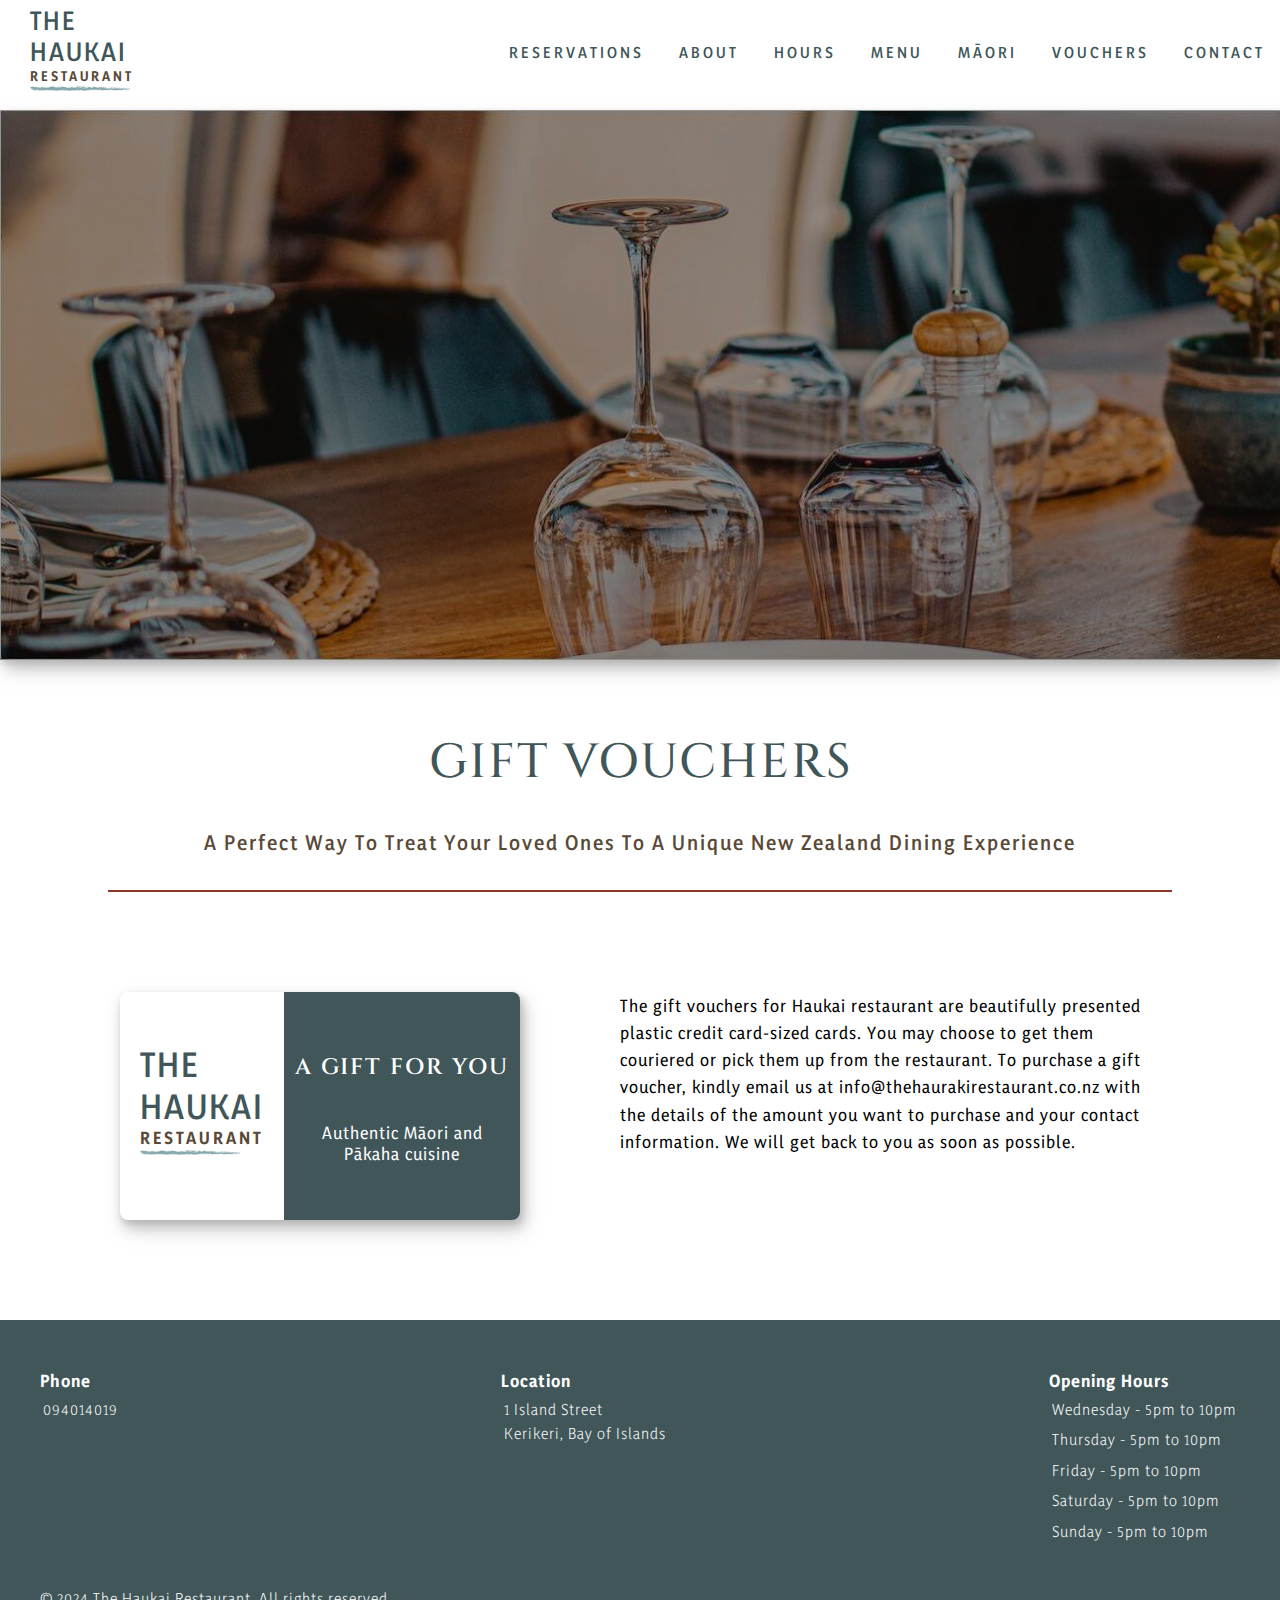
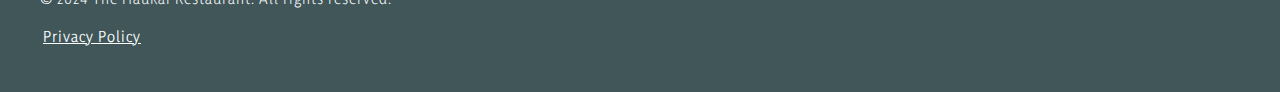
<file: gift-vouchers.html>
<!DOCTYPE html>
<html lang="en">

<head>
    <!-- Google tag (gtag.js) -->
    <script async src="https://www.googletagmanager.com/gtag/js?id=G-KSML13N0J7"></script>
    <script>
        window.dataLayer = window.dataLayer || [];
        function gtag() { dataLayer.push(arguments); }
        gtag('js', new Date());

        gtag('config', 'G-KSML13N0J7');
    </script>

    <meta http-equiv="Content-Type" content="text/html; charset=utf-8">
    <meta name="viewport" content="width=device-width, initial-scale=1.0">
    <title>Gift vouchers | The Haukai Restaurant - Kerikeri</title>
    <meta name="description"
        content="A great way to give your loved ones a unique New Zealand dining experience is with a gift voucher to The Haukai Restaurant, 1 Island Street, Kerikeri">
    <link rel="stylesheet" href="./css/stylesheet.css">
</head>

<body>
    <header id="header">
        <aside aria-label="The Haukai Restaurant logo" class="logo">
            <a href="https://vtay369.github.io/haukai-restaurant.github.io/index">
                <h3 class="logo-title">The<br>Haukai</h3>
                <h4 class="logo-subtitle">Restaurant</h4>
                <figure aria-label="logo underline">
                    <img src="./images/underline.png" alt="Logo underline">
                </figure>
            </a>
        </aside>

        <label aria-label="mobile-menu" id="hidden-label" class="hamburger-menu">
            <input type="checkbox" aria-labelledby="hidden-label" title="drop-down menu checkbox">
            <span class="mobile-menu">Mobile menu</span>
        </label>

        <aside aria-label="navigation sliding sidebar" class="sidebar">
            <nav class="nav-container">
                <ul class="navbar">
                    <li id="home-nav"><a href="https://vtay369.github.io/haukai-restaurant.github.io/index">Home</a>
                    </li>
                    <li><a href="https://vtay369.github.io/haukai-restaurant.github.io/reservations">Reservations</a>
                    </li>
                    <li><a href="https://vtay369.github.io/haukai-restaurant.github.io/about">About</a></li>
                    <li><a href="https://vtay369.github.io/haukai-restaurant.github.io/hours">Hours</a></li>
                    <li><a href="https://vtay369.github.io/haukai-restaurant.github.io/menu">Menu</a></li>
                    <li><a href="#">M&amacr;ori</a>
                        <ul class="dropdown">
                            <li><a href="https://vtay369.github.io/haukai-restaurant.github.io/culture">Culture</a></li>
                            <li><a href="https://vtay369.github.io/haukai-restaurant.github.io/kai"> Kai</a></li>
                        </ul>
                    </li>
                    <li><a href="https://vtay369.github.io/haukai-restaurant.github.io/gift-vouchers">Vouchers</a></li>
                    <li><a href="https://vtay369.github.io/haukai-restaurant.github.io/contact">Contact</a></li>
                </ul>
            </nav>
        </aside>
    </header>
    <main>
        <div class="image-cover"> </div>
        <div class="book gift-voucher"> </div>
        <div class="page-top-headings">
            <h1>Gift Vouchers </h1>
            <h3 id="statement"> A perfect way to treat your loved ones to a unique New Zealand dining experience </h3>
            <hr>
        </div>

        <section aria-label="Information on Haukai Restaurants gift-voucher" class="voucher-content">
            <article aria-label="Image of Haukai Restaurant gift-voucher" class="gift-card">
                <div class="voucher">
                    <h3 class="voucher-title">The<br>Haukai</h3>
                    <h4 class="voucher-subtitle">Restaurant</h4> <img src="./images/underline.png" alt="Logo underline">
                </div>

                <div class="gift">
                    <h3 class="gift-heading"> A Gift For You</h3>
                    <p>Authentic M&amacr;ori and P&amacr;kaha cuisine</p>
                </div>
            </article>

            <p class="voucher-info">The gift vouchers for Haukai restaurant are beautifully presented plastic credit
                card-sized cards. You may choose to get them couriered or pick them up from the restaurant. To purchase
                a gift voucher, kindly email us at info@thehaurakirestaurant.co.nz with the details of the amount you
                want to purchase and your contact information. We will get back to you as soon as possible.</p>
        </section>
    </main>

    <footer>
        <div class="footer-container">
            <aside aria-label="phone contact">
                <h4>Phone</h4>
                <p>094014019</p>
            </aside>

            <aside aria-label="location">
                <h4>Location</h4>
                <p> 1 Island Street <br>Kerikeri, Bay of Islands</p>
            </aside>

            <aside aria-label="hours" class="opening-hours">
                <h4>Opening Hours</h4>
                <ul class="hours">
                    <li>Wednesday - 5pm to 10pm</li>
                    <li>Thursday - 5pm to 10pm</li>
                    <li>Friday - 5pm to 10pm</li>
                    <li>Saturday - 5pm to 10pm</li>
                    <li>Sunday - 5pm to 10pm</li>
                </ul>
            </aside>
        </div>

        <p class="copywright copy">&copy; 2024 The Haukai Restaurant. All rights reserved.</p>
        <p class="copywright"> <a href="https://vtay369.github.io/haukai-restaurant.github.io/privacy-policy">Privacy
                Policy</a> </p>
    </footer>
</body>

</html>
</file>
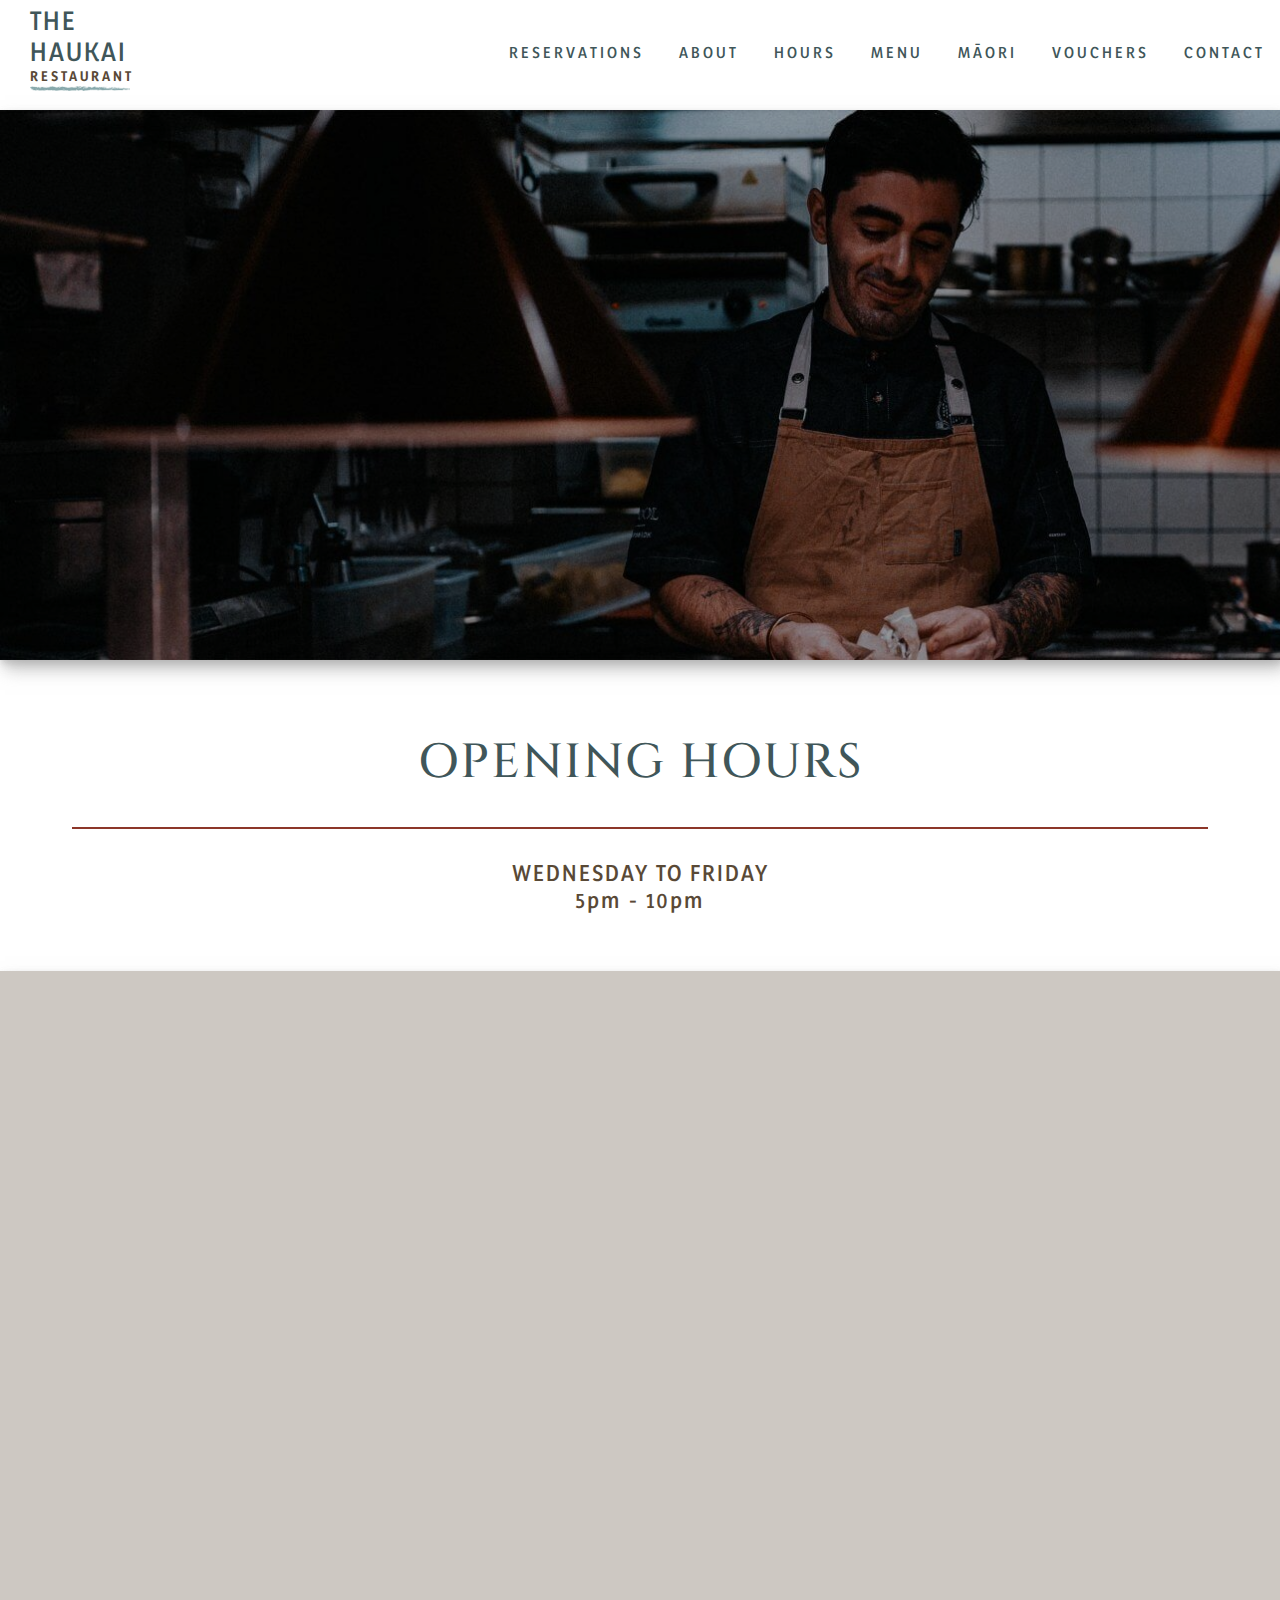
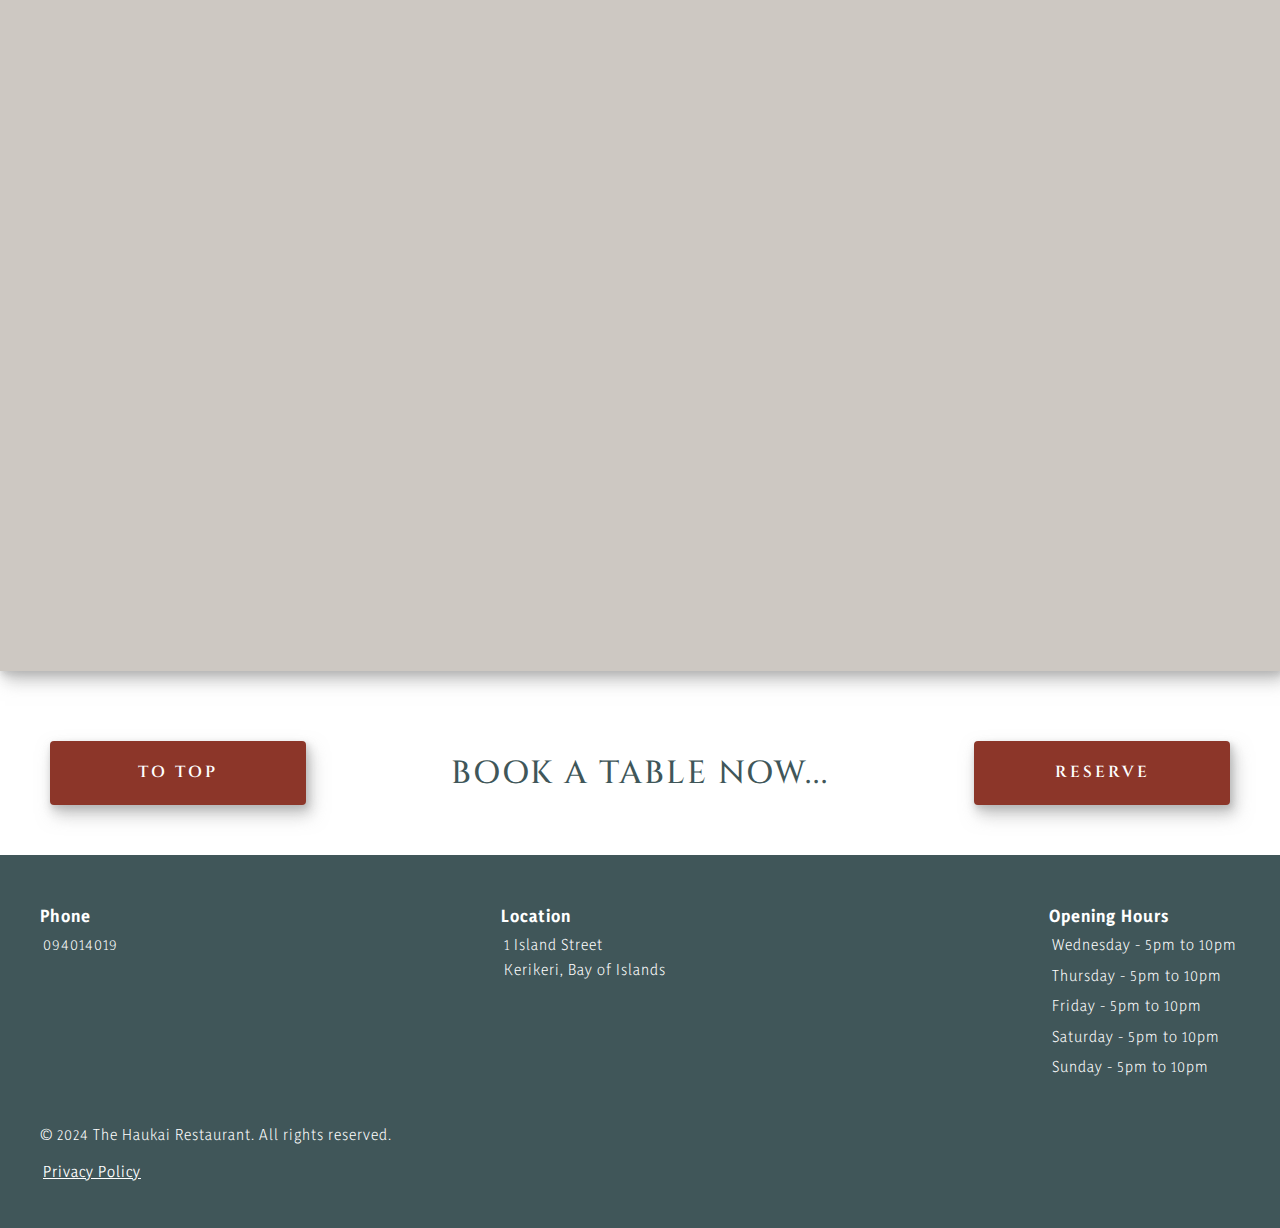
<file: hours.html>
<!DOCTYPE html>
<html lang="en">

<head>
    <!-- Google tag (gtag.js) -->
    <script async src="https://www.googletagmanager.com/gtag/js?id=G-KSML13N0J7"></script>
    <script>
        window.dataLayer = window.dataLayer || [];
        function gtag() { dataLayer.push(arguments); }
        gtag('js', new Date());

        gtag('config', 'G-KSML13N0J7');
    </script>

    <meta http-equiv="Content-Type" content="text/html; charset=utf-8">
    <meta name="viewport" content="width=device-width, initial-scale=1.0">
    <title>Opening hours | The Haukai Restaurant - Kerikeri</title>
    <meta name="description" content="The Haukai Restaurant, Kerikeri, is open for dinner from Wednesday to Sunday, 5 pm to 10 pm. They are closed on Monday and Tuesday. ">
    <link rel="stylesheet" href="./css/stylesheet.css">
</head>

<body>
    <header id="header">
        <aside aria-label="The Haukai Restaurant logo" class="logo">
            <a href="https://vtay369.github.io/haukai-restaurant.github.io/index">
                <h3 class="logo-title">The<br>Haukai</h3>
                <h4 class="logo-subtitle">Restaurant</h4>
                <figure aria-label="logo underline">
                    <img src="./images/underline.png" alt="Logo underline">
                </figure>
            </a>
        </aside>

        <label aria-label="mobile-menu" id="hidden-label" class="hamburger-menu">
            <input type="checkbox" aria-labelledby="hidden-label" title="drop-down menu checkbox">
            <span class="mobile-menu">Mobile menu</span>
        </label>

        <aside aria-label="navigation sliding sidebar" class="sidebar">
            <nav class="nav-container">
                <ul class="navbar">
                    <li id="home-nav"><a
                        href="https://vtay369.github.io/haukai-restaurant.github.io/index">Home</a> </li>
                    <li><a href="https://vtay369.github.io/haukai-restaurant.github.io/reservations">Reservations</a>
                    </li>
                    <li><a href="https://vtay369.github.io/haukai-restaurant.github.io/about">About</a></li>
                    <li><a href="https://vtay369.github.io/haukai-restaurant.github.io/hours">Hours</a></li>
                    <li><a href="https://vtay369.github.io/haukai-restaurant.github.io/menu">Menu</a></li>
                    <li><a href="#">M&amacr;ori</a>
                        <ul class="dropdown">
                            <li><a href="https://vtay369.github.io/haukai-restaurant.github.io/culture">Culture</a></li>
                            <li><a href="https://vtay369.github.io/haukai-restaurant.github.io/kai"> Kai</a></li>
                        </ul>
                    </li>
                    <li><a href="https://vtay369.github.io/haukai-restaurant.github.io/gift-vouchers">Vouchers</a></li>
                    <li><a href="https://vtay369.github.io/haukai-restaurant.github.io/contact">Contact</a></li>
            </nav>
        </aside>
    </header>
    <main id="hours">
        <div class="image-cover"></div>
        <div class="book chef"> </div>
        <section class="our-restaurant" aria-label="Haukai Restaurant opening hours">
            <h1>Opening Hours</h1>
            <hr>
            <h3> Wednesday to Friday <br><span class="time"> 5pm - 10pm</span> </h3>
        </section>

        <section aria-label="opening-hours calendar" class="iframe-container"> 
            <iframe id="iframes"
                src="https://calendar.google.com/calendar/embed?height=1150&wkst=2&bgcolor=%23ffffff&ctz=Pacific%2FAuckland&mode=WEEK&showPrint=0&showTabs=0&src=NWNiMWQ1MjI5YzIxNDEyZWFkYTk1MDM1ZDIwMzUxZjFkNzRlZDE4NDk5ZmIwNGQ3ZDU4NTI1YTU1YWNkNGYwZUBncm91cC5jYWxlbmRhci5nb29nbGUuY29t&src=ZW4tZ2IubmV3X3plYWxhbmQjaG9saWRheUBncm91cC52LmNhbGVuZGFyLmdvb2dsZS5jb20&color=%23616161&color=%230B8043"
                width="800" height="1150">
            </iframe> 
        </section>

        <div class="buttons reserve"> 
            <a class="top" href="#header" title="Scroll to top">To top</a>
            <h2 class="book-now">Book A Table Now...</h2> 
            <a class="reserve-btn" href="https://vtay369.github.io/haukai-restaurant.github.io/reservations.html" title="Reservations">Reserve</a>
        </div>
    </main>

    <footer>
        <div class="footer-container">
            <aside aria-label="phone contact">
                <h4>Phone</h4>
                <p>094014019</p>
            </aside>

            <aside aria-label="location">
                <h4>Location</h4>
                <p> 1 Island Street <br>Kerikeri, Bay of Islands</p>
            </aside>

            <aside aria-label="hours" class="opening-hours">
                <h4>Opening Hours</h4>
                <ul class="hours">
                    <li>Wednesday - 5pm to 10pm</li>
                    <li>Thursday - 5pm to 10pm</li>
                    <li>Friday - 5pm to 10pm</li>
                    <li>Saturday - 5pm to 10pm</li>
                    <li>Sunday - 5pm to 10pm</li>
                </ul>
            </aside>
        </div>

        <p class="copywright copy">&copy; 2024 The Haukai Restaurant. All rights reserved.</p>
        <p class="copywright"> <a href="https://vtay369.github.io/haukai-restaurant.github.io/privacy-policy">Privacy Policy</a> </p>
    </footer>
</body>

</html>
</file>
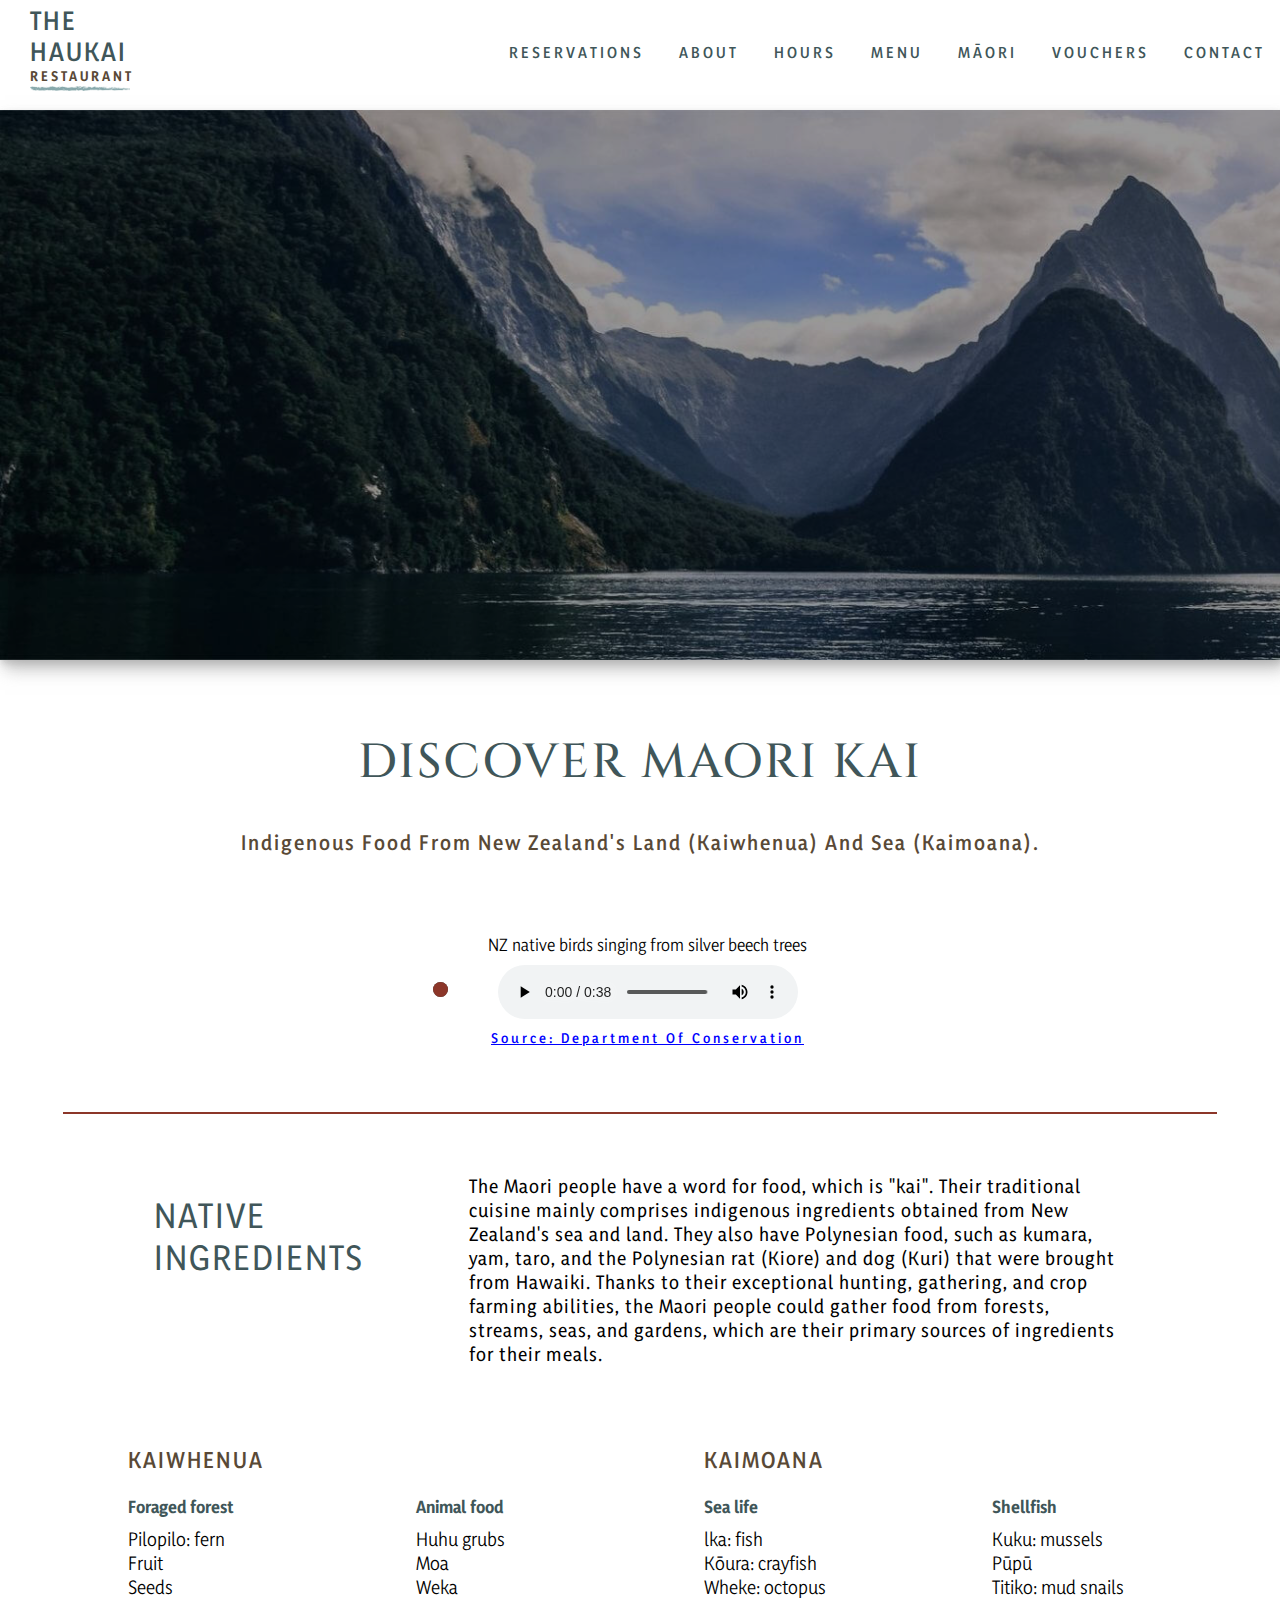
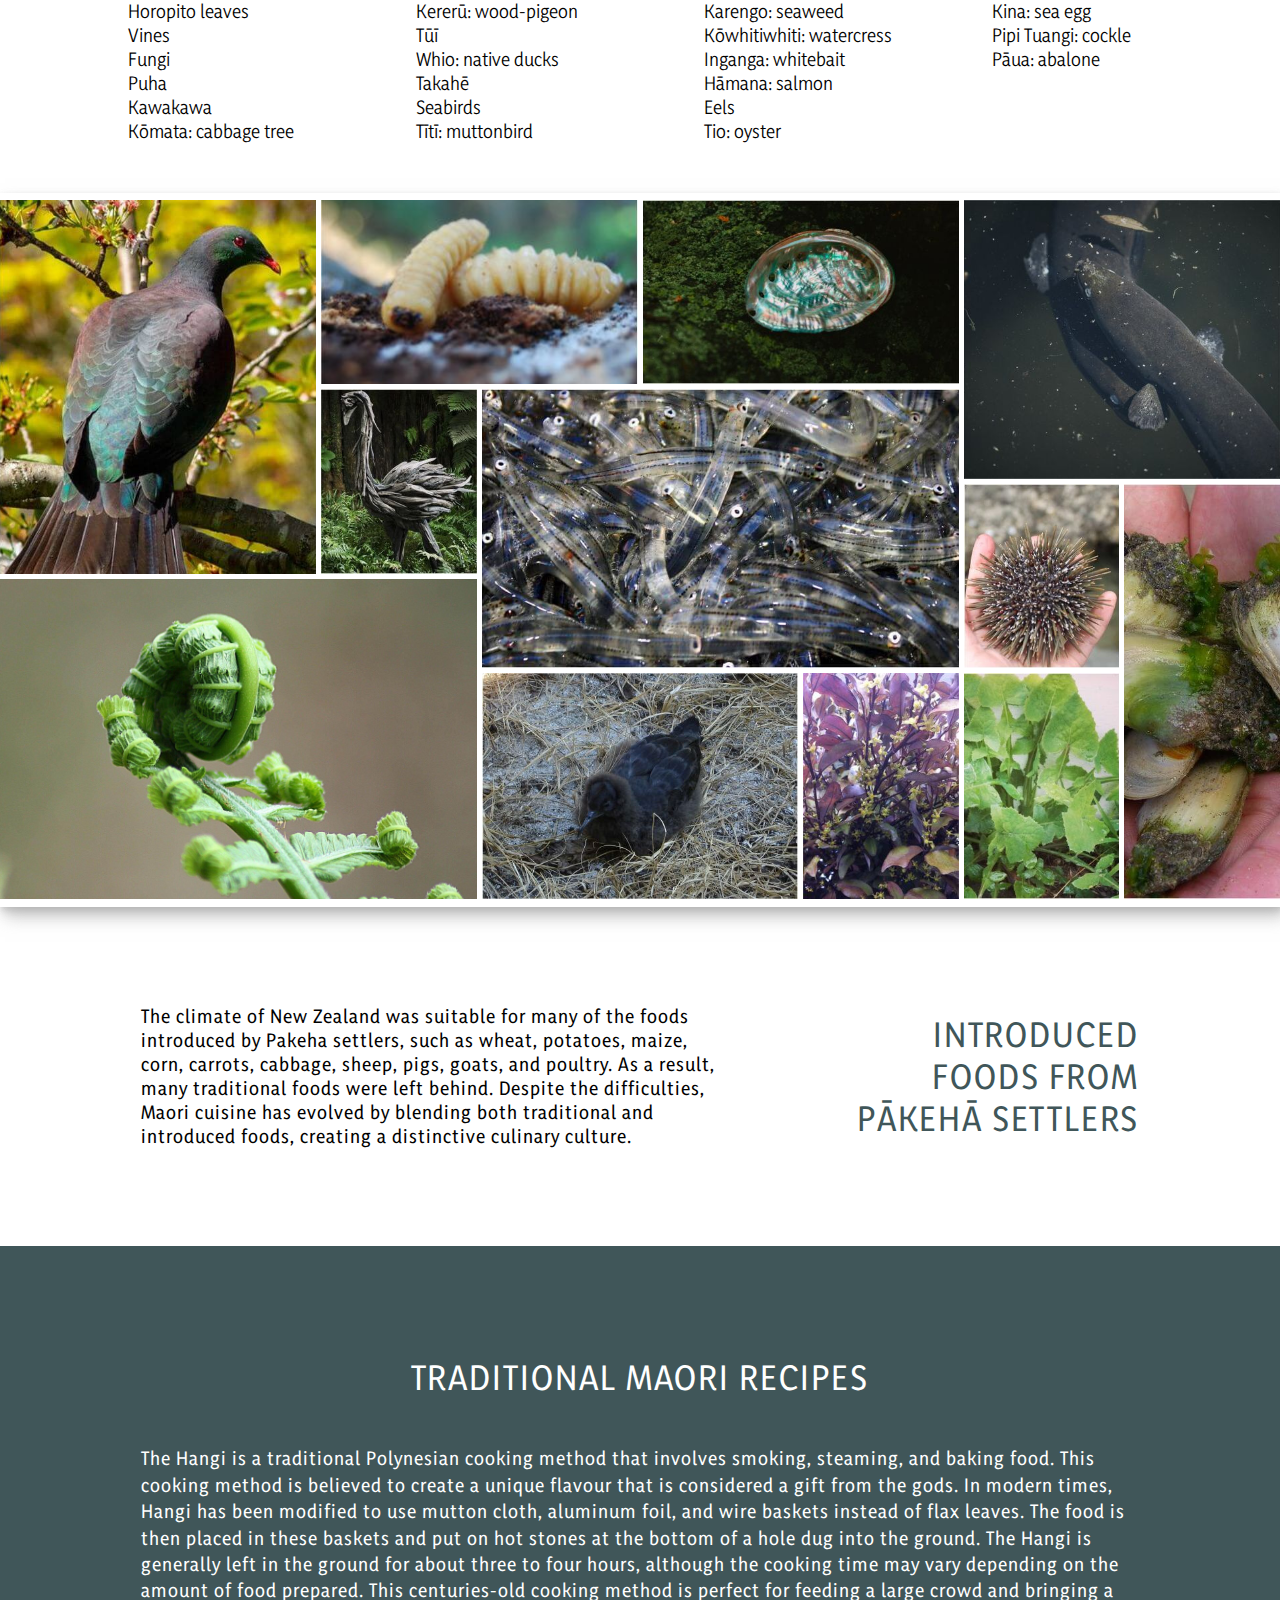
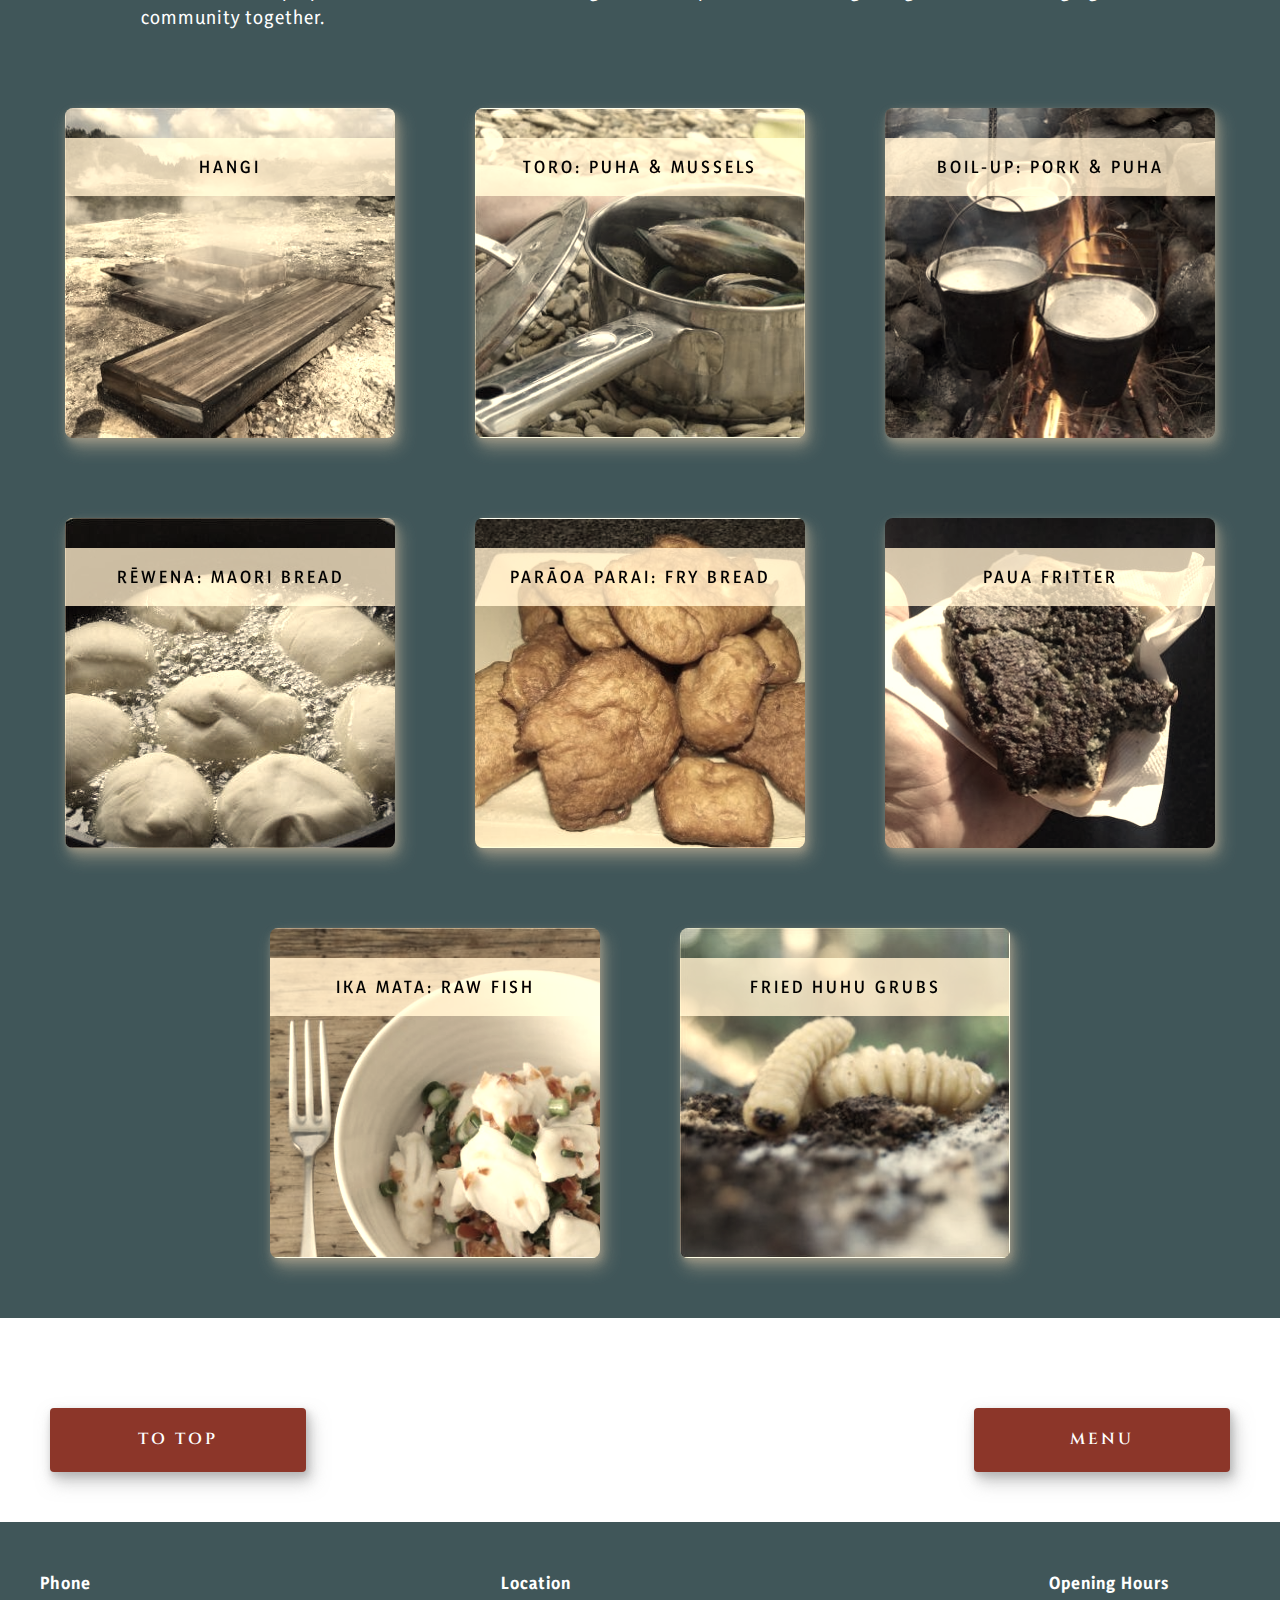
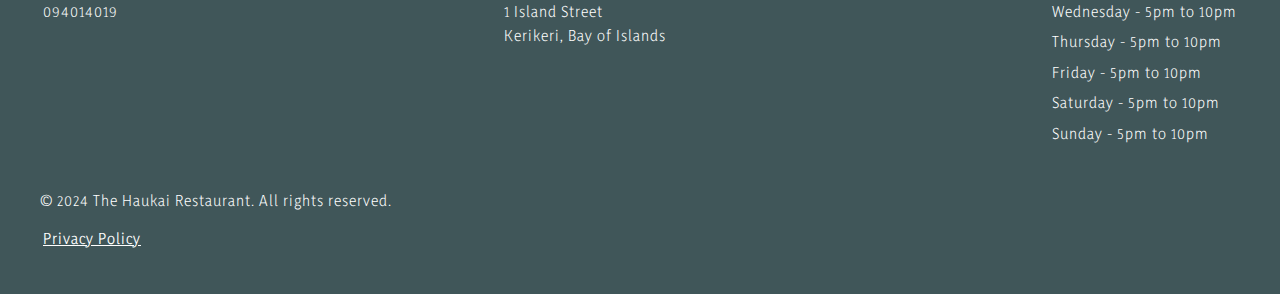
<file: kai.html>
<!DOCTYPE html>
<html lang="en">

<head>
    <!-- Google tag (gtag.js) -->
    <script async src="https://www.googletagmanager.com/gtag/js?id=G-KSML13N0J7"></script>
    <script>
        window.dataLayer = window.dataLayer || [];
        function gtag() { dataLayer.push(arguments); }
        gtag('js', new Date());

        gtag('config', 'G-KSML13N0J7');
    </script>

    <meta http-equiv="Content-Type" content="text/html; charset=utf-8">
    <meta name="viewport" content="width=device-width, initial-scale=1.0">
    <title>Traditional Maori foods of New Zealand's Indigenous Maori People | The Haukai Restaurant</title>
    <meta name="description"
        content="Maori cuisine boasts a rich heritage of unique methods for cooking and preparing meats, as well as the use of native New Zealand ingredients. You can savour the flavours of Maori Kai at home with traditional Maori recipes.">

    <link rel="stylesheet" href="./css/stylesheet.css">
</head>

<body>
    <header id="header">
        <aside aria-label="The Haukai Restaurant logo" class="logo">
            <a href="https://vtay369.github.io/haukai-restaurant.github.io/index">
                <h3 class="logo-title">The<br>Haukai</h3>
                <h4 class="logo-subtitle">Restaurant</h4>
                <figure aria-label="logo underline">
                    <img src="./images/underline.png" alt="Logo underline">
                </figure>
            </a>
        </aside>

        <label aria-label="mobile-menu" id="hidden-label" class="hamburger-menu">
            <input type="checkbox" aria-labelledby="hidden-label" title="drop-down menu checkbox">
            <span class="mobile-menu">Mobile menu</span>
        </label>

        <aside aria-label="navigation sliding sidebar" class="sidebar">
            <nav class="nav-container">
                <ul class="navbar">
                    <li id="home-nav"><a
                        href="https://vtay369.github.io/haukai-restaurant.github.io/index">Home</a> </li>
                    <li><a href="https://vtay369.github.io/haukai-restaurant.github.io/reservations">Reservations</a>
                    </li>
                    <li><a href="https://vtay369.github.io/haukai-restaurant.github.io/about">About</a></li>
                    <li><a href="https://vtay369.github.io/haukai-restaurant.github.io/hours">Hours</a></li>
                    <li><a href="https://vtay369.github.io/haukai-restaurant.github.io/menu">Menu</a></li>
                    <li><a href="#">M&amacr;ori</a>
                        <ul class="dropdown">
                            <li><a href="https://vtay369.github.io/haukai-restaurant.github.io/culture">Culture</a></li>
                            <li><a href="https://vtay369.github.io/haukai-restaurant.github.io/kai"> Kai</a></li>
                        </ul>
                    </li>
                    <li><a href="https://vtay369.github.io/haukai-restaurant.github.io/gift-vouchers">Vouchers</a></li>
                    <li><a href="https://vtay369.github.io/haukai-restaurant.github.io/contact">Contact</a></li>
                </ul>
            </nav>
        </aside>
    </header>

    <main id="kai">
        <div class="image-cover"></div>
        <div class="landscape"></div>
        <div class="our-restaurant">
            <h1>Discover Maori kai</h1>
            <h3 id="statement"> Indigenous food from New Zealand's land (kaiwhenua) and sea (kaimoana).</h3>
        </div>

        <div class="audio">
            <div class="info-here"> </div>

            <figure class="audio-info">
                <figcaption>NZ native birds singing from silver beech trees </figcaption>
                <audio controls>
                    <source src="./audio/10-bellbird-morning-chorus.mp3" type="audio/mp3">
                    <source src="./audio/10-bellbird-morning-chorus.ogg" type="audio/ogg">
                    <p> Your browser does not support the <code>audio</code> element. </p>
                </audio>
                <a href="https://www.doc.govt.nz/nature/native-animals/birds/bird-songs-and-calls/"> Source: Department
                    of Conservation</a>
            </figure>
        </div>
        <hr>

        <section aria-label="new-zealand native ingredients">
            <section aria-label="Maori Kai" class="native-ingredient-intro">
                <h2>Native ingredients</h2>
                <p>The Maori people have a word for food, which is "kai". Their traditional cuisine mainly comprises
                    indigenous ingredients obtained from New Zealand's sea and land. They also have Polynesian food,
                    such as kumara, yam, taro, and the Polynesian rat (Kiore) and dog (Kuri) that were brought from
                    Hawaiki. Thanks to their exceptional hunting, gathering, and crop farming abilities, the Maori
                    people could gather food from forests, streams, seas, and gardens, which are their primary sources
                    of ingredients for their meals.</p>
            </section>

            <section aria-label="new-zealand ingredients" class="nz-ingredients-container">
                <h3 class="land">Kaiwhenua</h3>
                <h3 class="sea">Kaimoana</h3>

                <section aria-label="new-zealand ingredients from forest" class="forest">
                    <h4>Foraged forest</h4>
                    <ul class="native-ingredients">
                        <li>Pilopilo: fern </li>
                        <li>Fruit</li>
                        <li>Seeds</li>
                        <li>Horopito leaves</li>
                        <li>Vines</li>
                        <li>Fungi</li>
                        <li>Puha</li>
                        <li>Kawakawa</li>
                        <li>K&omacr;mata: cabbage tree</li>
                    </ul>
                </section>

                <section aria-label="new-zealand animal food list" class="animal-food">
                    <h4>Animal food</h4>
                    <ul class="native-ingredients">
                        <li>Huhu grubs</li>
                        <li>Moa</li>
                        <li>Weka</li>
                        <li>Kerer&umacr;: wood-pigeon</li>
                        <li>T&umacr;&imacr;</li>
                        <li>Whio: native ducks</li>
                        <li>Takah&emacr;</li>
                        <li>Seabirds</li>
                        <li>T&imacr;t&imacr;: muttonbird</li>
                    </ul>
                </section>

                <section aria-label="new-zealand sea life list" class="sea-life">
                    <h4>Sea life</h4>
                    <ul class="native-ingredients">
                        <li>lka: fish</li>
                        <li>K&omacr;ura: crayfish</li>
                        <li>Wheke: octopus</li>
                        <li>Karengo: seaweed</li>
                        <li>K&omacr;whitiwhiti: watercress</li>
                        <li>Inganga: whitebait</li>
                        <li>H&amacr;mana: salmon</li>
                        <li>Eels</li>
                        <li>Tio: oyster</li>
                    </ul>
                </section>

                <section aria-label="new-zealand shellfish list" class="shellfishs">
                    <h4>Shellfish</h4>
                    <ul class="native-ingredients">
                        <li>Kuku: mussels</li>
                        <li>P&umacr;p&umacr;</li>
                        <li>Titiko: mud snails</li>
                        <li>Kina: sea egg</li>
                        <li>Pipi Tuangi: cockle</li>
                        <li>P&amacr;ua: abalone</li>
                    </ul>
                </section>
            </section>

            <section aria-label="Image collage of new-zealand native ingredients" class="kaiwhenua-images">
                <figure aria-label="Fern shoot" class="menu-image fern">
                    <img src="./images/fern.jpg" alt="fern shoot" title="Fern shoot" class="gallery-image">
                </figure>

                <figure aria-label="Puha" class="menu-image puha">
                    <img src="./images/puha.jpg" alt="puha" title="Puha" class="gallery-image">
                </figure>

                <figure aria-label="Horopito leaves" class="menu-image horopito">
                    <img src="./images/horopito.jpg" alt="horopito tree" title="Horopito leaves" class="gallery-image">
                </figure>

                <figure aria-label="Huhu grubs" class="menu-image huhu">
                    <img src="./images/huhu.jpg" alt="huhu grubs" title="Huhu grubs" class="gallery-image">
                </figure>

                <figure aria-label="Moa sculpture" class="menu-image moa">
                    <img src="./images/moa.jpg" alt="Wooden Moa" class="gallery-image" title="Moa">
                </figure>

                <figure aria-label="Kereru" class="menu-image kereru ">
                    <img src="./images/kereru.jpg" alt="kereru" class="gallery-image" title="Kereru">
                </figure>

                <figure aria-label="Muttonbird" class="menu-image muttonbird ">
                    <img src="./images/muttonbird.jpg" alt="Young muttonbird" class="gallery-image" title="Muttonbird">
                </figure>

                <figure aria-label="whitebait" class="menu-image whitebait">
                    <img src="./images/whitebait.jpg" alt="whitebait" class="gallery-image" title="Whitebait">
                </figure>

                <figure aria-label="Paua" class="menu-image paua ">
                    <img src="./images/paua.jpg" alt="paua shell" class="gallery-image" title="Paua shell">
                </figure>

                <figure aria-label="eels" class="menu-image eels">
                    <img src="./images/eels.jpg" alt="eels" class="gallery-image" title="Eels">
                </figure>

                <figure aria-label="Kina" class="menu-image kina">
                    <img src="./images/kina.jpg" alt="kina" class="gallery-image" title="Kina">
                </figure>

                <figure aria-label="Pipi" class="menu-image pipi">
                    <img src="./images/pipi.jpg" alt="pipi" class="gallery-image" title="Pipi">
                </figure>
            </section>

            <section aria-label="Introduced food into New Zealand" class="introduced">
                <h2>Introduced foods from P&amacr;keh&amacr; settlers</h2>
                <p>The climate of New Zealand was suitable for many of the foods introduced by Pakeha settlers, such as
                    wheat, potatoes, maize, corn, carrots, cabbage, sheep, pigs, goats, and poultry. As a result, many
                    traditional foods were left behind. Despite the difficulties, Maori cuisine has evolved by blending
                    both traditional and introduced foods, creating a distinctive culinary culture. </p>
            </section>
        </section>

        <section aria-label="Traditional maori recipes" class="maori-recipes">
            <div class="maori-recipes-intro">
                <h2>Traditional Maori recipes </h2>
                <p>The Hangi is a traditional Polynesian cooking method that involves smoking, steaming, and baking
                    food. This cooking method is believed to create a unique flavour that is considered a gift from
                    the gods. In modern times, Hangi has been modified to use mutton cloth, aluminum foil, and wire
                    baskets instead of flax leaves. The food is then placed in these baskets and put on hot stones
                    at the bottom of a hole dug into the ground. The Hangi is generally left in the ground for about
                    three to four hours, although the cooking time may vary depending on the amount of food
                    prepared. This centuries-old cooking method is perfect for feeding a large crowd and bringing a
                    community together.
                </p>
            </div>

            <div class="recipes">
                <div class="hangi recipes-squares">
                    <div class="cover">
                        <a href="https://juandurco.wixsite.com/newzeland/maori--hangi-recipe">Hangi</a>
                    </div>
                </div>

                <div class="muscles recipes-squares">
                    <div class="cover">
                        <a href="https://www.rnz.co.nz/collections/recipes/toroi-puha-and-mussel-salad">Toro: Puha
                            &amp; mussels</a>
                    </div>
                </div>

                <div class="boil-up recipes-squares">
                    <div class="cover">
                        <a href="https://www.mindfood.com/recipe/traditional-maori-recipes/">Boil-up: Pork &amp;
                            Puha</a>
                    </div>
                </div>

                <div class="maori-bread recipes-squares">
                    <div class="cover">
                        <a href="https://www.mindfood.com/recipe/traditional-maori-recipes/">
                            R&emacr;wena: Maori Bread</a>
                    </div>
                </div>

                <div class="fried-bread recipes-squares">
                    <div class="cover">
                        <a href="https://maimoa.nz/blogs/news/the-best-fry-bread-recipe">
                            Par&amacr;oa Parai: Fry Bread</a>
                    </div>
                </div>
                <div class="paua-fritter recipes-squares">
                    <div class="cover">
                        <a href="https://www.mindfood.com/recipe/traditional-maori-recipes/"> Paua Fritter</a>
                    </div>
                </div>

                <div class="ika-mata recipes-squares">
                    <div class="cover">
                        <a href="https://www.rnz.co.nz/collections/recipes/ika-mata"> Ika Mata: Raw Fish </a>
                    </div>
                </div>

                <div class="huhu recipes-squares">
                    <div class="cover">
                        <a
                            href="https://www.rnz.co.nz/collections/recipes/huhu-grubs#:~:text=Huhu%20grubs%20have%20their%20own,they're%20ready%20to%20eat.">
                            Fried Huhu Grubs</a>
                    </div>
                </div>
            </div>
        </section>

        <div class="buttons reserve">
            <a class="top" href="#header" title="Scroll to top">To top</a>
            <a class="reserve-btn" href="https://vtay369.github.io/haukai-restaurant.github.io/menu.html" title="Menu">Menu</a>
        </div>
    </main>

    <footer>
        <div class="footer-container">
            <aside aria-label="phone contact">
                <h4>Phone</h4>
                <p>094014019</p>
            </aside>

            <aside aria-label="location">
                <h4>Location</h4>
                <p> 1 Island Street <br>Kerikeri, Bay of Islands</p>
            </aside>

            <aside aria-label="hours" class="opening-hours">
                <h4>Opening Hours</h4>
                <ul class="hours">
                    <li>Wednesday - 5pm to 10pm</li>
                    <li>Thursday - 5pm to 10pm</li>
                    <li>Friday - 5pm to 10pm</li>
                    <li>Saturday - 5pm to 10pm</li>
                    <li>Sunday - 5pm to 10pm</li>
                </ul>
            </aside>
        </div>

        <p class="copywright copy">&copy; 2024 The Haukai Restaurant. All rights reserved.</p>
        <p class="copywright"> <a href="https://vtay369.github.io/haukai-restaurant.github.io/privacy-policy">Privacy Policy</a> </p>
    </footer>
</body>

</html>
</file>
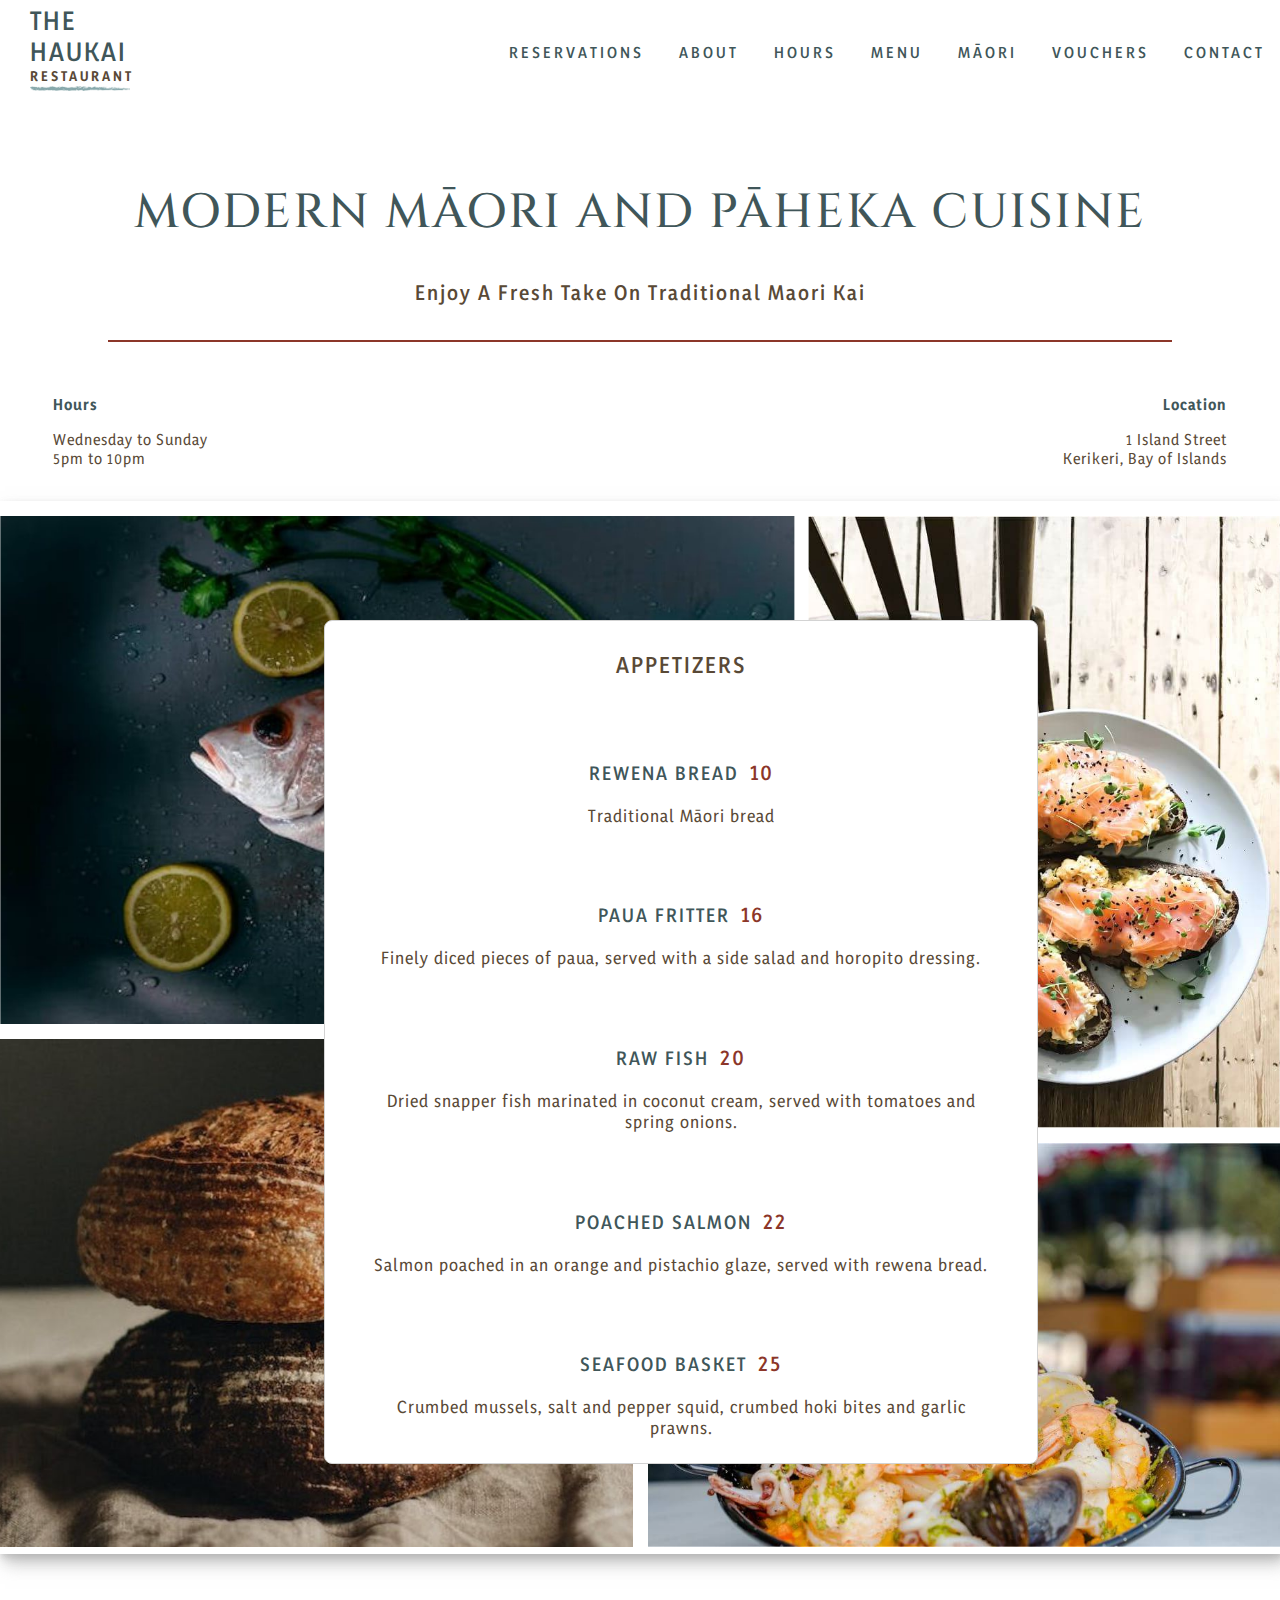
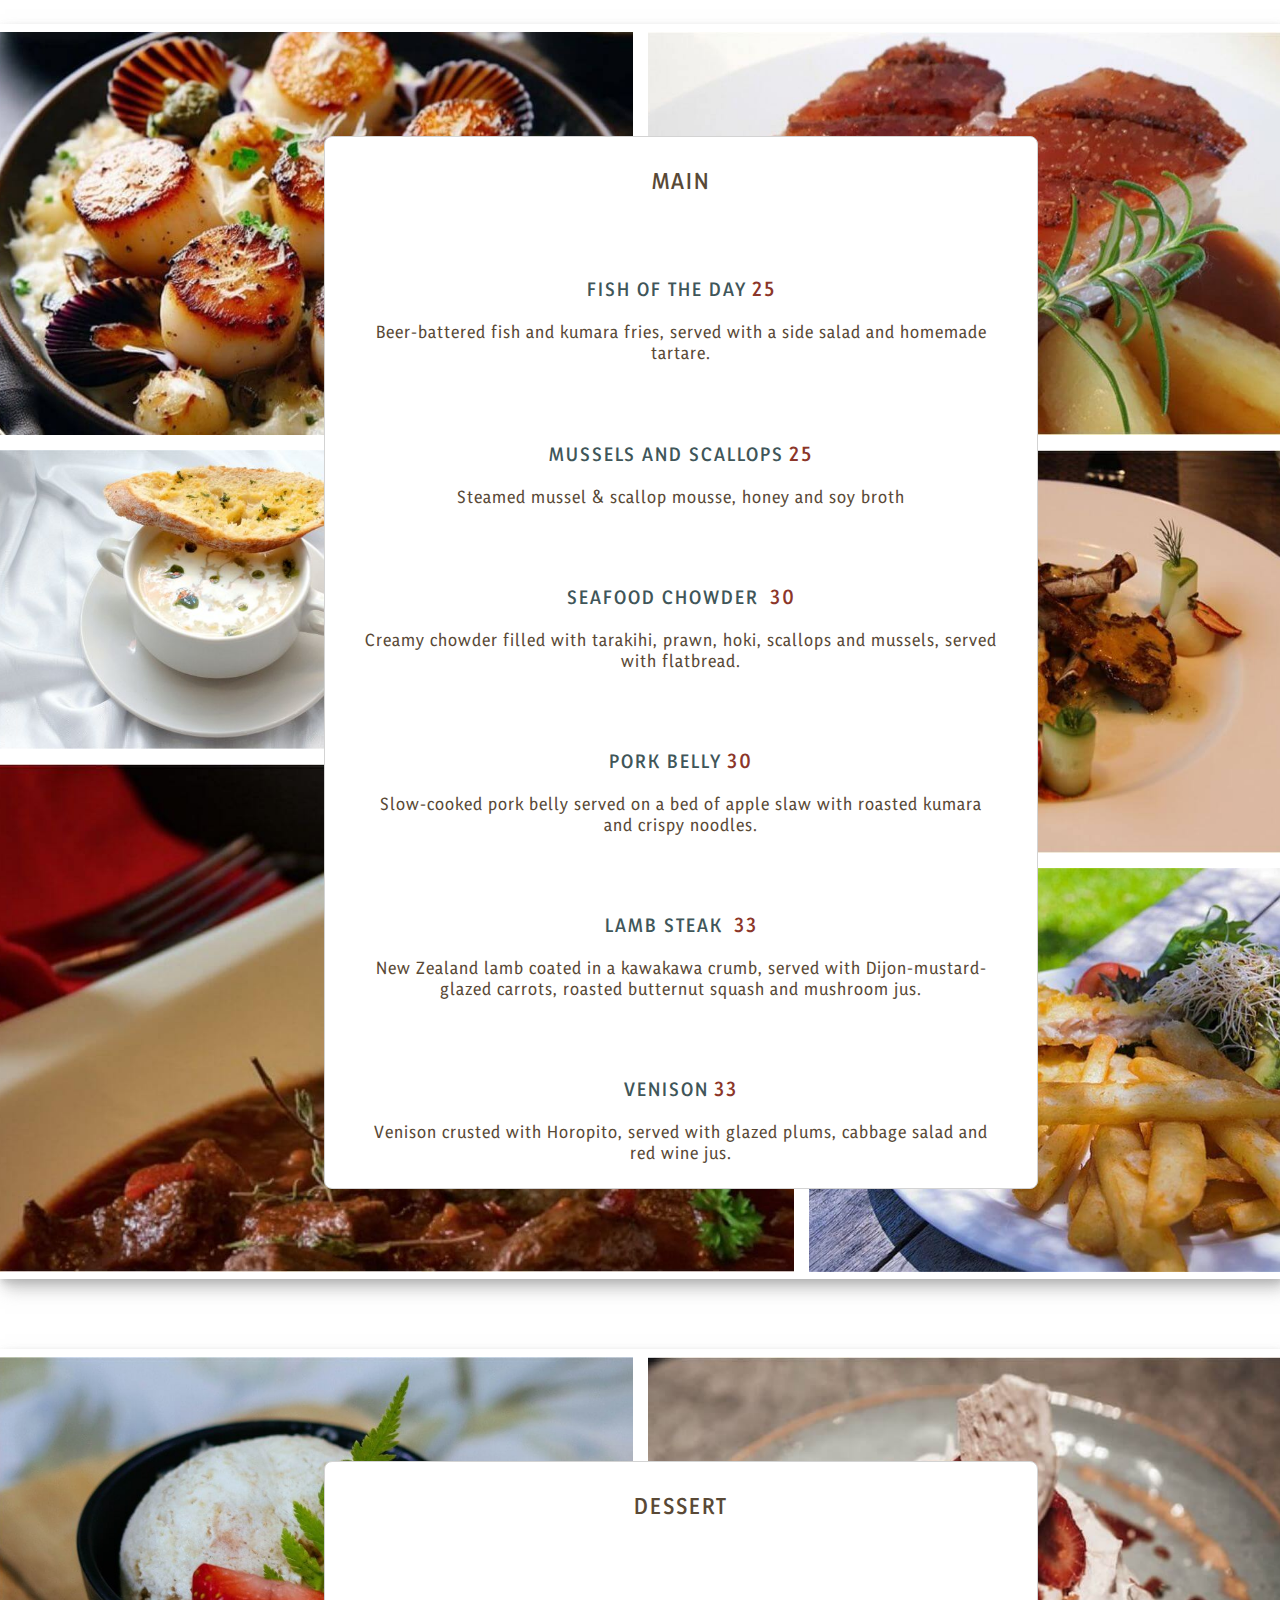
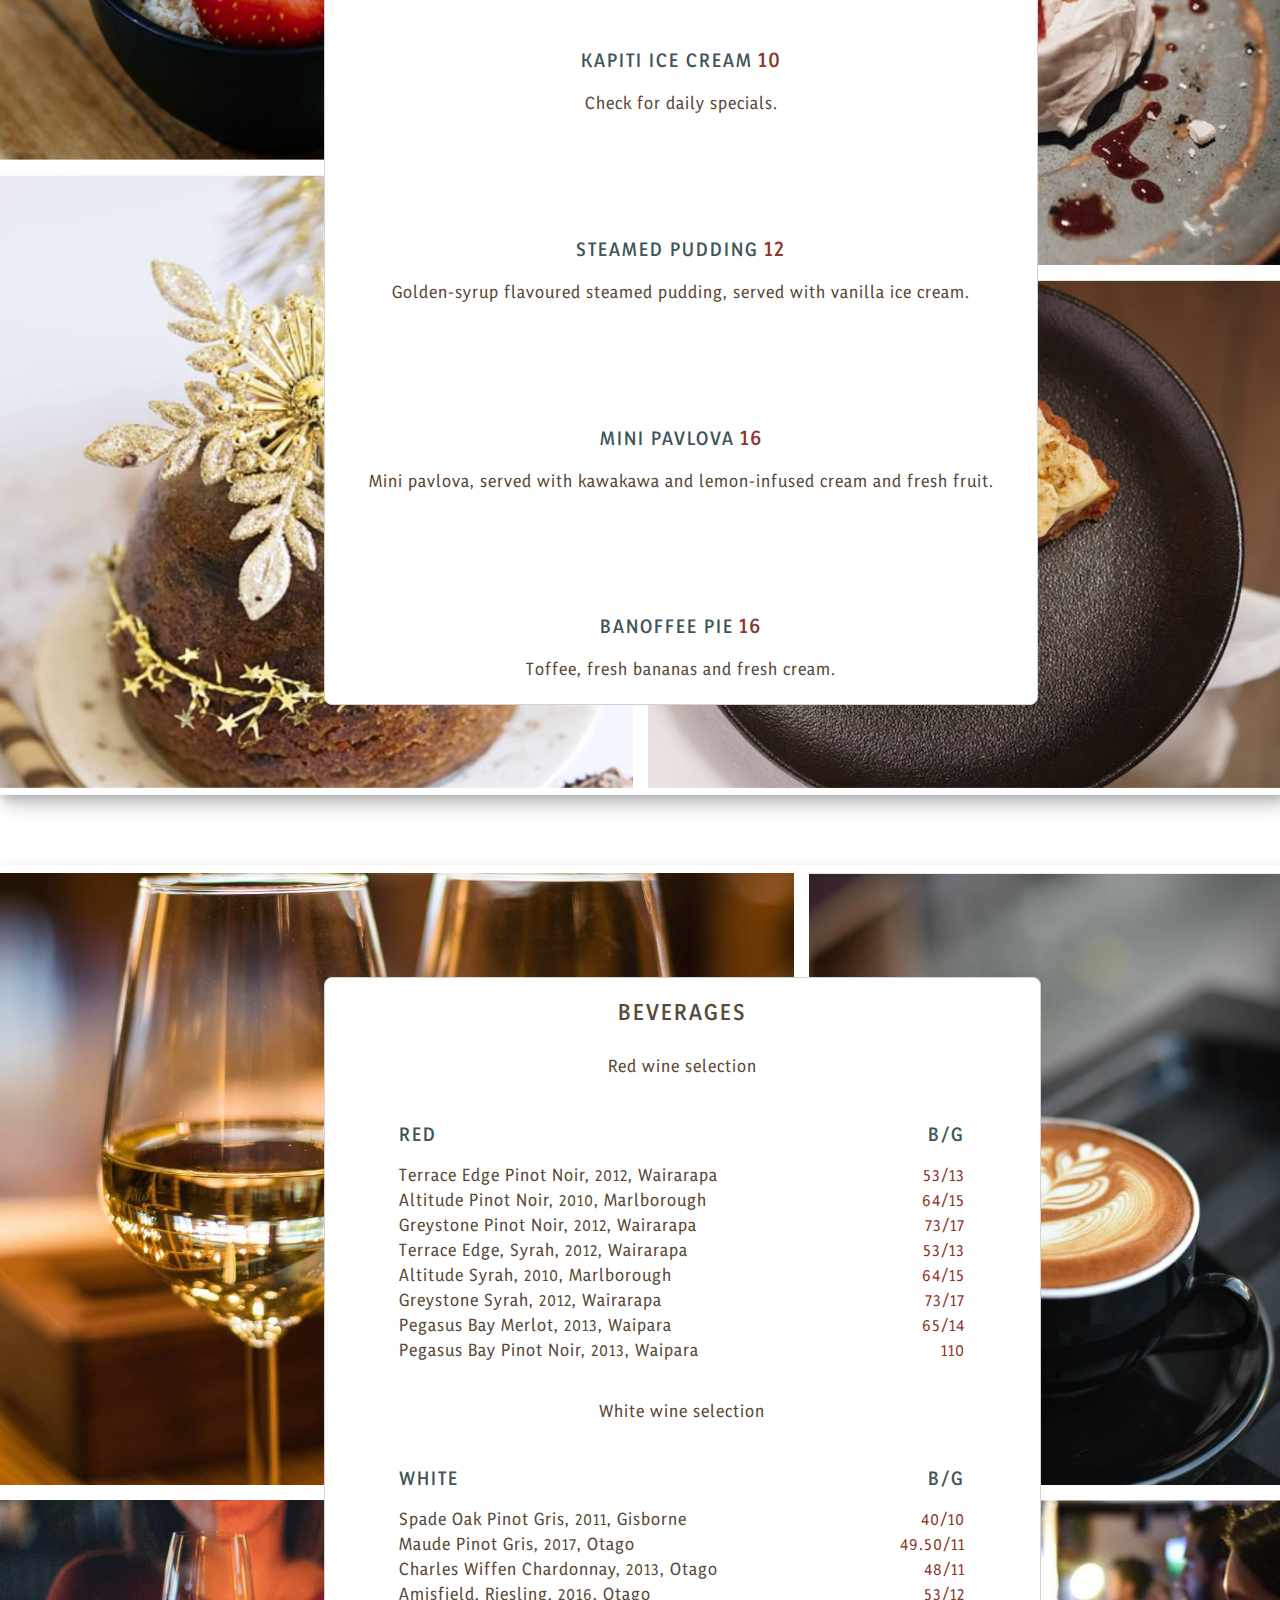
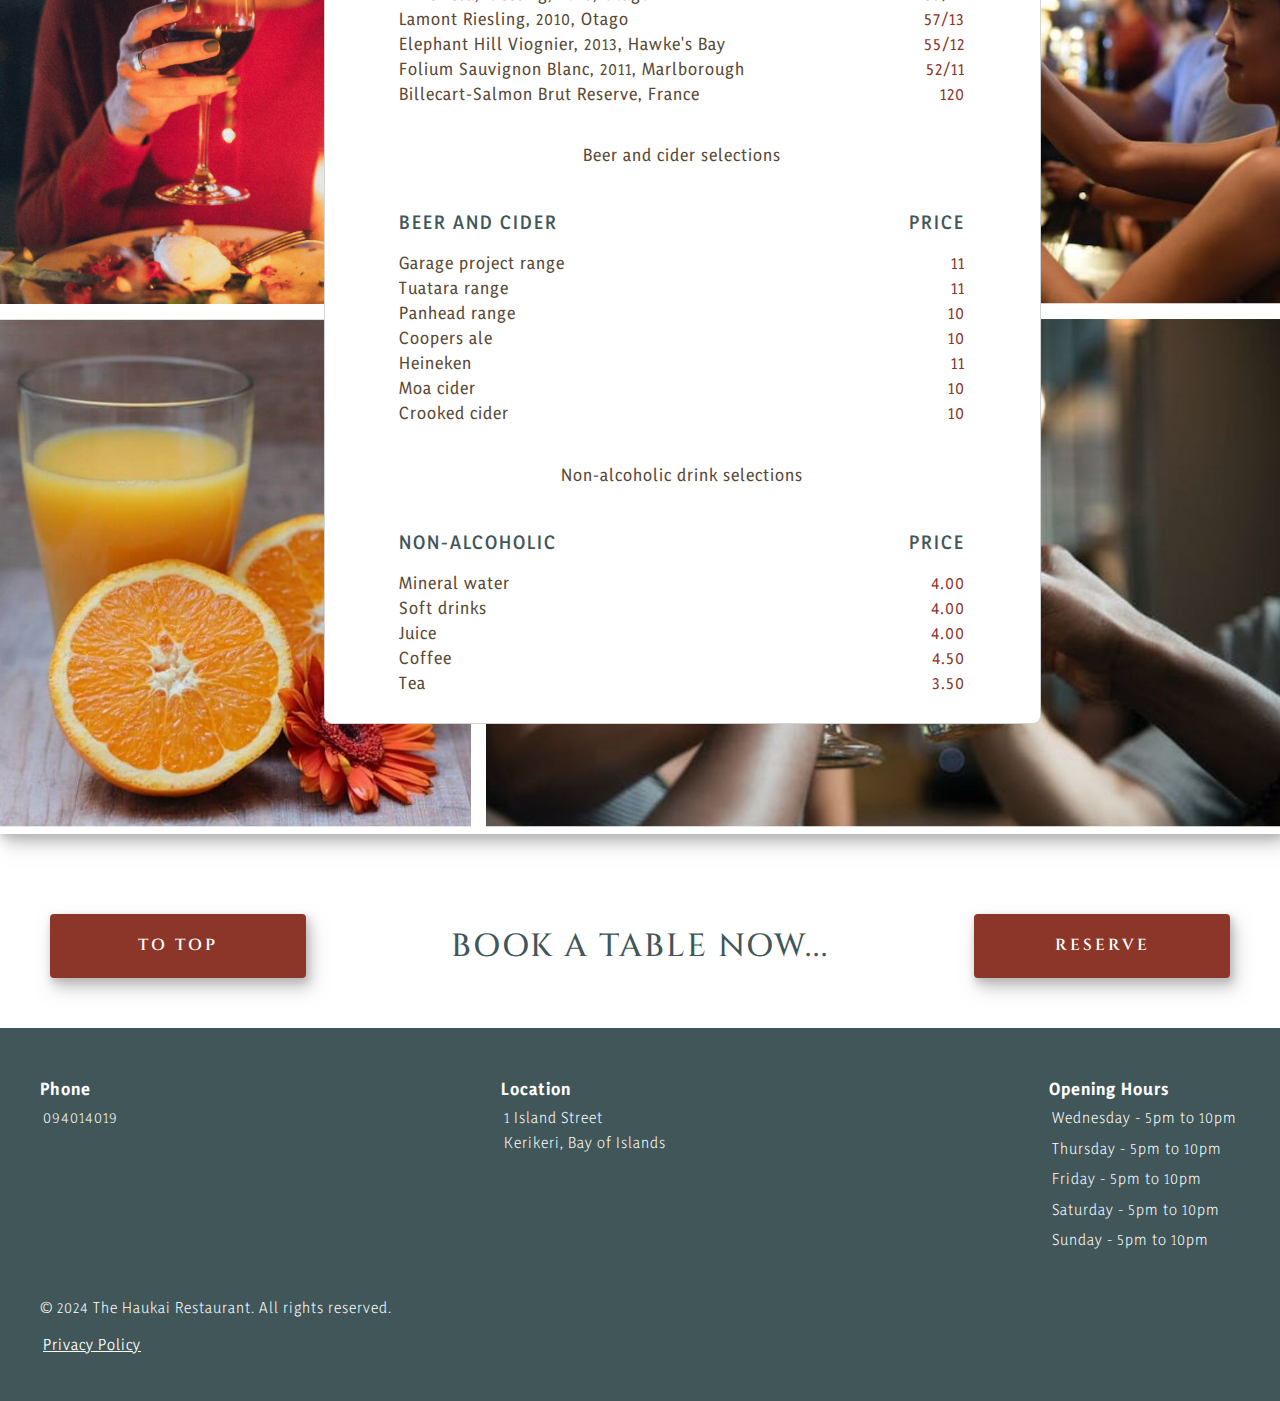
<file: menu.html>
<!DOCTYPE html>
<html lang="en">

<head>
    <!-- Google tag (gtag.js) -->
    <script async src="https://www.googletagmanager.com/gtag/js?id=G-KSML13N0J7"></script>
    <script>
        window.dataLayer = window.dataLayer || [];
        function gtag() { dataLayer.push(arguments); }
        gtag('js', new Date());

        gtag('config', 'G-KSML13N0J7');
    </script>

    <meta http-equiv="Content-Type" content="text/html; charset=utf-8">
    <meta name="viewport" content="width=device-width, initial-scale=1.0">
    <title>Menu | The Haukai Restaurant - Kerikeri</title>
    <meta name="description"
        content="Discover our menu and beverage list. Haukai Restaurant proudly presents a modern twist on traditional Maori cuisine, with Pakeha dishes also available.">
    <link rel="stylesheet" href="./css/stylesheet.css">
</head>

<body>
    <header id="header">
        <aside aria-label="The Haukai Restaurant logo" class="logo">
            <a href="https://vtay369.github.io/haukai-restaurant.github.io/index">
                <h3 class="logo-title">The<br>Haukai</h3>
                <h4 class="logo-subtitle">Restaurant</h4>
                <figure aria-label="logo underline">
                    <img src="./images/underline.png" alt="Logo underline">
                </figure>
            </a>
        </aside>

        <label aria-label="mobile-menu" id="hidden-label" class="hamburger-menu">
            <input type="checkbox" aria-labelledby="hidden-label" title="drop-down menu checkbox">
            <span class="mobile-menu">Mobile menu</span>
        </label>

        <aside aria-label="navigation sliding sidebar" class="sidebar">
            <nav class="nav-container">
                <ul class="navbar">
                    <li id="home-nav"><a
                        href="https://vtay369.github.io/haukai-restaurant.github.io/index">Home</a> </li>
                    <li><a href="https://vtay369.github.io/haukai-restaurant.github.io/reservations">Reservations</a>
                    </li>
                    <li><a href="https://vtay369.github.io/haukai-restaurant.github.io/about">About</a></li>
                    <li><a href="https://vtay369.github.io/haukai-restaurant.github.io/hours">Hours</a></li>
                    <li><a href="https://vtay369.github.io/haukai-restaurant.github.io/menu">Menu</a></li>
                    <li><a href="#">M&amacr;ori</a>
                        <ul class="dropdown">
                            <li><a href="https://vtay369.github.io/haukai-restaurant.github.io/culture">Culture</a></li>
                            <li><a href="https://vtay369.github.io/haukai-restaurant.github.io/kai"> Kai</a></li>
                        </ul>
                    </li>
                    <li><a href="https://vtay369.github.io/haukai-restaurant.github.io/gift-vouchers">Vouchers</a></li>
                    <li><a href="https://vtay369.github.io/haukai-restaurant.github.io/contact">Contact</a></li>
                </ul>
            </nav>
        </aside>
    </header>

    <main id="menu">
        <div class="page-top-headings our-restaurant">
            <h1> Modern m&amacr;ori and p&amacr;heka cuisine</h1>
            <h3 id="statement">Enjoy a fresh take on traditional maori kai </h3>
            <hr>
        </div>

        <div class="info">
            <aside class="menu-hours" aria-label="Haukai restaurant's opening hours">
                <h4>Hours</h4>
                <p>Wednesday to Sunday <br>5pm to 10pm</p>
            </aside>

            <aside class="location" aria-label="Haukai restaurant's location">
                <h4>Location</h4>
                <p>1 Island Street <br>Kerikeri, Bay of Islands</p>
            </aside>
        </div>

        <section aria-label="Appetizers" class="menu-container-appetizers">
            <figure aria-label="Poached salmon" class="menu-image salmon">
                <img src="./images/salmon.jpg" alt="salmon dish" class="gallery-image" title="Poached salmon">
            </figure>

            <figure aria-label="Seafood basket" class="menu-image seafood">
                <img src="./images/seafood.jpg" alt="seafood dish" class="gallery-image" title="Seafood basket">
            </figure>

            <figure aria-label="Raw fish" class="menu-image snapper">
                <img src="./images/snapper.jpg" alt="snapper dish" class="gallery-image" title="Raw fish">
            </figure>

            <figure aria-label="Rewena bread" class="menu-image bread">
                <img src="./images/bread.jpg" alt="Traditional Maori bread" class="gallery-image" title="Rewena bread">
            </figure>

            <article aria-label="Appetizer menu" class="appetizers">
                <h2 class="menu-heading">APPETIZERS</h2>
                <div class="meal">
                    <h3>REWENA BREAD <span class="price">10</span> </h3>
                    <p>Traditional M&amacr;ori bread</p>
                </div>
                <div class="meal">
                    <h3>PAUA FRITTER <span class="price">16</span> </h3>
                    <p>Finely diced pieces of paua, served with a side salad and horopito dressing.</p>
                </div>
                <div class="meal">
                    <h3>RAW FISH <span class="price">20</span> </h3>
                    <p>Dried snapper fish marinated in coconut cream, served with tomatoes and spring onions.</p>
                </div>
                <div class="meal">
                    <h3>POACHED SALMON <span class="price">22</span> </h3>
                    <p>Salmon poached in an orange and pistachio glaze, served with rewena bread.</p>
                </div>
                <div class="meal">
                    <h3>SEAFOOD BASKET <span class="price">25</span> </h3>
                    <p>Crumbed mussels, salt and pepper squid, crumbed hoki bites and garlic prawns.</p>
                </div>
            </article>
        </section>

        <section aria-label="Mains" class="menu-container">
            <figure aria-label="Fish of the day" class="menu-image fish">
                <img src="./images/fish.jpg" alt="Fish and chips dish" class="gallery-image" title="Fish of the day">
            </figure>

            <figure aria-label="Mussels and scallops" class="menu-image scallops">
                <img src="./images/scallops-c.jpg" alt="scallops dish" class="gallery-image"
                    title="mussel's and scallops">
            </figure>

            <figure aria-label="Seafood chowder" class="menu-image chowder">
                <img src="./images/chowder.jpg" alt="Seafood Chowder dish" class="gallery-image"
                    title="Seafood chowder">
            </figure>

            <figure aria-label="Lamb steak" class="menu-image lamb">
                <img src="./images/lamb-dish.jpg" alt="lamb dish" class="gallery-image" title="Lamb steak">
            </figure>

            <figure aria-label="Pork belly" class="menu-image pork">
                <img src="./images/pork-belly.jpg" alt="pork-belly dish" class="gallery-image" title="Pork Belly">
            </figure>

            <figure aria-label="Venison" class="menu-image venison">
                <img src="./images/venison.jpg" alt="Venison dish" class="gallery-image" title="Venison">
            </figure>

            <article aria-label="main menu" class="mains">
                <h2 class="menu-heading">MAIN</h2>
                <div class="meal">
                    <h3>FISH OF THE DAY<span class="price">25</span> </h3>
                    <p>Beer-battered fish and kumara fries, served with a side salad and homemade tartare.</p>
                </div>
                <div class="meal">
                    <h3>MUSSELS AND SCALLOPS<span class="price">25</span> </h3>
                    <p>Steamed mussel & scallop mousse, honey and soy broth</p>
                </div>
                <div class="meal">
                    <h3>SEAFOOD CHOWDER <span class="price">30</span> </h3>
                    <p>Creamy chowder filled with tarakihi, prawn, hoki, scallops and mussels, served with flatbread.
                    </p>
                </div>
                <div class="meal">
                    <h3>PORK BELLY<span class="price">30</span> </h3>
                    <p>Slow-cooked pork belly served on a bed of apple slaw with roasted kumara and crispy noodles.</p>
                </div>
                <div class="meal">
                    <h3>LAMB STEAK <span class="price">33</span> </h3>
                    <p>New Zealand lamb coated in a kawakawa crumb, served with Dijon-mustard-glazed carrots, roasted
                        butternut squash and mushroom jus.</p>
                </div>
                <div class="meal">
                    <h3>VENISON<span class="price">33</span> </h3>
                    <p>Venison crusted with Horopito, served with glazed plums, cabbage salad and red wine jus.</p>
                </div>
            </article>
        </section>

        <section aria-label="Desserts" class="menu-container-desserts">
            <figure aria-label="Kapiti ice cream" class="menu-image icecream">
                <img src="./images/icecream.jpg" alt="icecream" class="gallery-image" title="Kapiti ice cream">
            </figure>

            <figure aria-label="Steamed pudding" class="menu-image pudding"> 
                <img src="./images/pudding-c.jpg" alt="steamed pudding" class="gallery-image" title="Steamed pudding"> 
            </figure>

            <figure aria-label="Mini Pavlova" class="menu-image pavlova"> 
                <img src="./images/pavlova-c.jpg" alt="pavlova" class="gallery-image" title="Mini pavlova"> 
            </figure>

            <figure aria-label="Banoffee pie" class="menu-image banoffee"> 
                <img src="./images/banoffee-c.jpg" alt="banoffee pie slice" class="gallery-image" title="Banoffee pie"> 
            </figure>

            <article aria-label="Dessert menu" class="desserts">
                <h2 class="menu-heading">DESSERT</h2>
                <div class="meal">
                    <h3>KAPITI ICE CREAM<span class="price">10</span> </h3>
                    <p>Check for daily specials.</p>
                </div>
                <div class="meal">
                    <h3>STEAMED PUDDING<span class="price">12</span> </h3>
                    <p>Golden-syrup flavoured steamed pudding, served with vanilla ice cream.</p>
                </div>
                <div class="meal">
                    <h3>MINI PAVLOVA<span class="price">16</span> </h3>
                    <p>Mini pavlova, served with kawakawa and lemon-infused cream and fresh fruit.</p>
                </div>
                <div class="meal">
                    <h3>BANOFFEE PIE<span class="price">16</span> </h3>
                    <p>Toffee, fresh bananas and fresh cream.</p>
                </div>
            </article>
        </section>

        <section aria-label="Beverages" class="menu-container-beverages">
            <figure aria-label="Glasses of white wine" class="menu-image wine-glasses"> 
                <img src="./images/white-wine.jpg" alt="White-wine in two glasses" class="gallery-image"> 
            </figure>

            <figure aria-label="Coffee in a mug" class="menu-image coffee"> 
                <img src="./images/coffee.jpg" alt="coffee in mug" class="gallery-image"> 
            </figure>

            <figure aria-label="Red wine with a meal" class="menu-image wine-with-meal"> 
                <img src="./images/red-wine.jpg" alt="red wine with meal" class="gallery-image"> 
            </figure>

            <figure aria-label="Waitress pouring beer" class="menu-image beer"> 
                <img src="./images/beer.jpg" alt="woman filling up beer glass" class="gallery-image"> 
            </figure>

            <figure aria-label="Drinks with friends" class="menu-image drinks"> 
                <img src="./images/drinks.jpg" alt="a group of people having drinks" class="gallery-image"> 
            </figure>

            <figure aria-label="Orange juice in a glass" class="menu-image juice"> 
                <img src="./images/juice.jpg" alt="orange juice" class="gallery-image"> 
            </figure>

            <article aria-label="Beverage menu" class="beverages">
                <h2 class="menu-heading">BEVERAGES</h2>
                <p id="tblDesc">Red wine selection</p>

                <table aria-describedby="tblDesc" class="red-wine">
                    <tr>
                        <th scope="col">RED</th>
                        <th scope="col" class="bottle-glass">B/G</th>
                    </tr>
                    <tr>
                        <td>Terrace Edge Pinot Noir, 2012, Wairarapa</td>
                        <td class="price">53/13</td>
                    </tr>
                    <tr>
                        <td>Altitude Pinot Noir, 2010, Marlborough</td>
                        <td class="price">64/15</td>
                    </tr>
                    <tr>
                        <td>Greystone Pinot Noir, 2012, Wairarapa</td>
                        <td class="price">73/17</td>
                    </tr>
                    <tr>
                        <td>Terrace Edge, Syrah, 2012, Wairarapa</td>
                        <td class="price">53/13</td>
                    </tr>
                    <tr>
                        <td>Altitude Syrah, 2010, Marlborough</td>
                        <td class="price">64/15</td>
                    </tr>
                    <tr>
                        <td>Greystone Syrah, 2012, Wairarapa</td>
                        <td class="price">73/17</td>
                    </tr>
                    <tr>
                        <td>Pegasus Bay Merlot, 2013, Waipara</td>
                        <td class="price">65/14</td>
                    </tr>
                    <tr>
                        <td>Pegasus Bay Pinot Noir, 2013, Waipara</td>
                        <td class="price">110</td>
                    </tr>
                </table>

                <p id="tblWhiteDesc">White wine selection</p>

                <table aria-describedby="tblWhiteDesc" class="white-wine">
                    <thead>
                        <tr>
                            <th scope="col">WHITE</th>
                            <th scope="col" class="bottle-glass">B/G </th>
                        </tr>
                    </thead>
                    <tbody>
                        <tr>
                            <td>Spade Oak Pinot Gris, 2011, Gisborne</td>
                            <td class="price">40/10</td>
                        </tr>
                        <tr>
                            <td>Maude Pinot Gris, 2017, Otago</td>
                            <td class="price">49.50/11</td>
                        </tr>
                        <tr>
                            <td>Charles Wiffen Chardonnay, 2013, Otago</td>
                            <td class="price">48/11</td>
                        </tr>
                        <tr>
                            <td>Amisfield, Riesling, 2016, Otago</td>
                            <td class="price">53/12</td>
                        </tr>
                        <tr>
                            <td>Lamont Riesling, 2010, Otago</td>
                            <td class="price">57/13</td>
                        </tr>
                        <tr>
                            <td>Elephant Hill Viognier, 2013, Hawke's Bay</td>
                            <td class="price">55/12</td>
                        </tr>
                        <tr>
                            <td>Folium Sauvignon Blanc, 2011, Marlborough</td>
                            <td class="price">52/11</td>
                        </tr>
                        <tr>
                            <td>Billecart-Salmon Brut Reserve, France</td>
                            <td class="price">120</td>
                        </tr>
                    </tbody>
                </table>

                <p id="beerTbleDesc">Beer and cider selections</p>

                <table aria-describedby="beerTbleDesc" class="beer-cider">
                    <tr>
                        <th scope="col">BEER AND CIDER</th>
                        <th scope="col" class="bottle-glass">Price</th>
                    </tr>
                    <tr>
                        <td>Garage project range</td>
                        <td class="price">11</td>
                    </tr>
                    <tr>
                        <td>Tuatara range</td>
                        <td class="price">11</td>
                    </tr>
                    <tr>
                        <td>Panhead range</td>
                        <td class="price">10</td>
                    </tr>
                    <tr>
                        <td>Coopers ale</td>
                        <td class="price">10</td>
                    </tr>
                    <tr>
                        <td>Heineken</td>
                        <td class="price">11</td>
                    </tr>
                    <tr>
                        <td>Moa cider</td>
                        <td class="price">10</td>
                    </tr>
                    <tr>
                        <td>Crooked cider</td>
                        <td class="price">10</td>
                    </tr>
                </table>

                <p id="nonAlcTbleDesc">Non-alcoholic drink selections</p>

                <table aria-describedby="nonAlcTbleDesc" class="non-alcoholic">
                    <tr>
                        <th scope="col">NON-ALCOHOLIC</th>
                        <th scope="col" class="bottle-glass">Price</th>
                    </tr>
                    <tbody>
                        <tr>
                            <td>Mineral water</td>
                            <td class="price">4.00</td>
                        </tr>
                        <tr>
                            <td>Soft drinks</td>
                            <td class="price">4.00</td>
                        </tr>
                        <tr>
                            <td>Juice</td>
                            <td class="price">4.00</td>
                        </tr>
                        <tr>
                            <td>Coffee</td>
                            <td class="price">4.50</td>
                        </tr>
                        <tr>
                            <td>Tea</td>
                            <td class="price">3.50</td>
                        </tr>
                    </tbody>
                </table>
            </article>
        </section>

        <div class="buttons reserve"> 
            <a class="top" href="#header" title="Scroll to top">To top</a>
            <h2 class="book-now">Book A Table Now...</h2> 
            <a class="reserve-btn" href="https://vtay369.github.io/haukai-restaurant.github.io/reservations.html" title="Reservations">Reserve</a>
        </div>
    </main>

    <footer>
        <div class="footer-container">
            <aside aria-label="phone contact">
                <h4>Phone</h4>
                <p>094014019</p>
            </aside>

            <aside aria-label="location">
                <h4>Location</h4>
                <p> 1 Island Street <br>Kerikeri, Bay of Islands</p>
            </aside>

            <aside aria-label="hours" class="opening-hours">
                <h4>Opening Hours</h4>
                <ul class="hours">
                    <li>Wednesday - 5pm to 10pm</li>
                    <li>Thursday - 5pm to 10pm</li>
                    <li>Friday - 5pm to 10pm</li>
                    <li>Saturday - 5pm to 10pm</li>
                    <li>Sunday - 5pm to 10pm</li>
                </ul>
            </aside>
        </div>

        <p class="copywright copy">&copy; 2024 The Haukai Restaurant. All rights reserved.</p>
        <p class="copywright"> <a href="https://vtay369.github.io/haukai-restaurant.github.io/privacy-policy">Privacy Policy</a> </p>
    </footer>
</body>

</html>
</file>
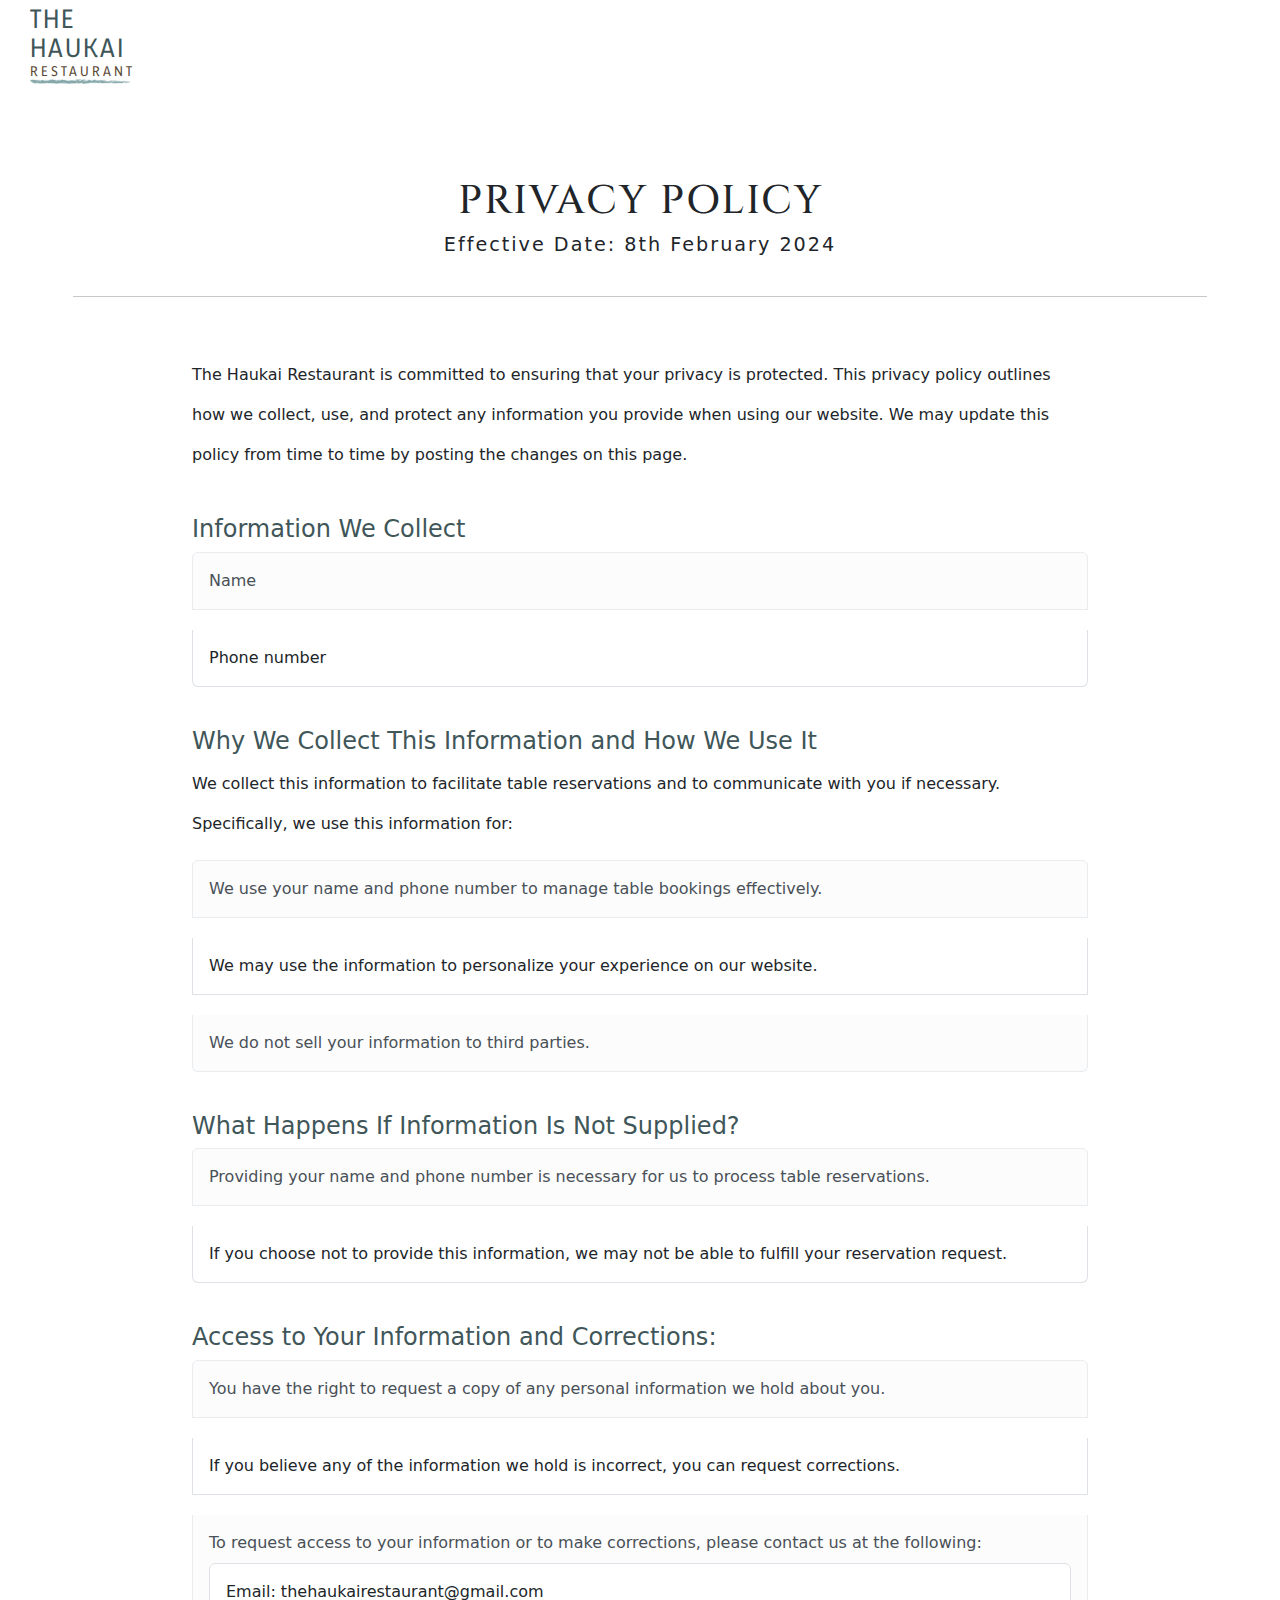
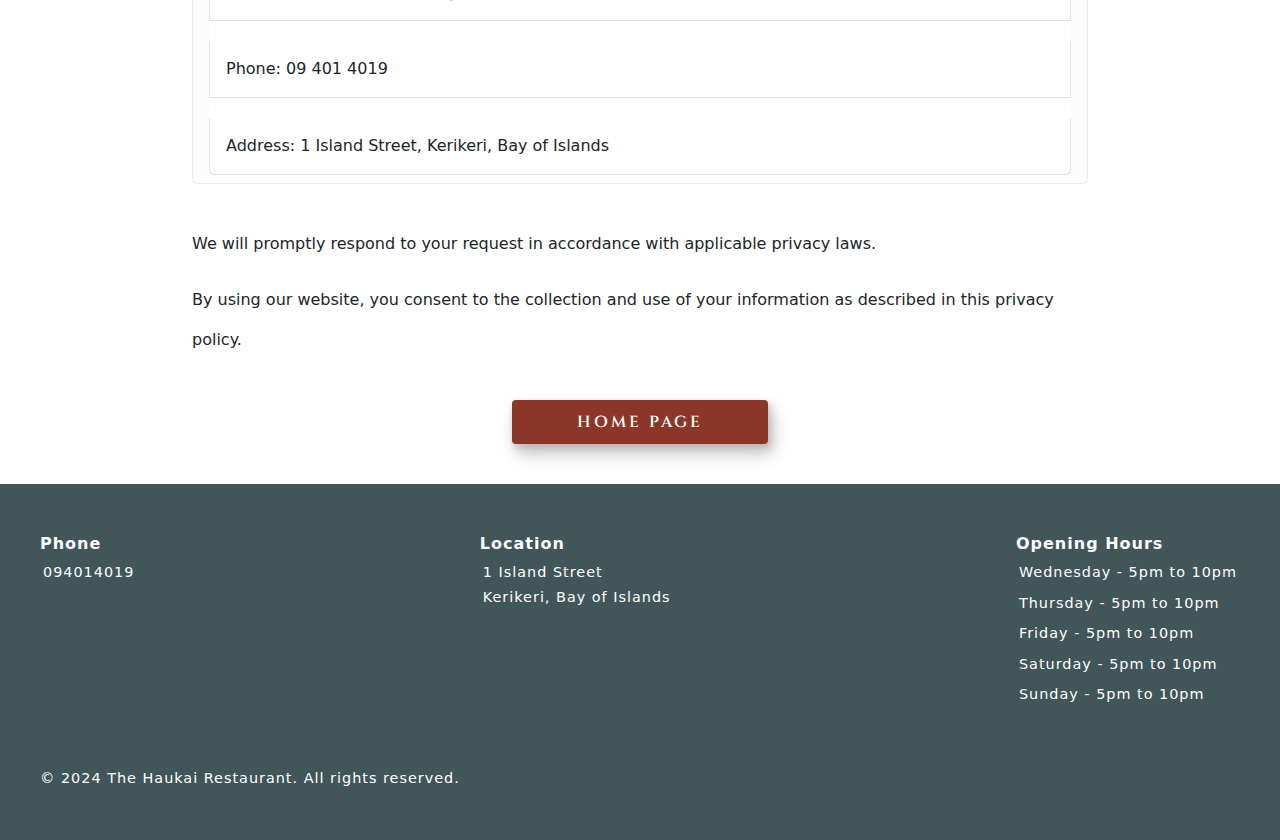
<file: privacy-policy.html>
<!DOCTYPE html>
<html lang="en">

<head>
    <!-- Google tag (gtag.js) -->
    <script async src="https://www.googletagmanager.com/gtag/js?id=G-KSML13N0J7"></script>
    <script>
        window.dataLayer = window.dataLayer || [];
        function gtag() { dataLayer.push(arguments); }
        gtag('js', new Date());

        gtag('config', 'G-KSML13N0J7');
    </script>

    <meta http-equiv="Content-Type" content="text/html; charset=utf-8">
    <meta name="viewport" content="width=device-width, initial-scale=1.0">
    <title>Privacy Policy | The Haukai Restaurant - Kerikeri</title>
    <meta name="description"
        content="Privacy Policy for The Haukai Restaurant, Kerikeri">
    <link rel="stylesheet" href="./css/stylesheet.css">
    <link href="https://cdn.jsdelivr.net/npm/bootstrap@5.3.2/dist/css/bootstrap.min.css" rel="stylesheet">
    <script src="https://cdn.jsdelivr.net/npm/bootstrap@5.3.2/dist/js/bootstrap.bundle.min.js"></script>
</head>

<body id="policy">
    <header id="header">
        <aside aria-label="The Haukai Restaurant logo" class="logo">
            <a href="https://vtay369.github.io/haukai-restaurant.github.io/index">
                <h3 class="logo-title">The<br>Haukai</h3>
                <h4 class="logo-subtitle">Restaurant</h4>
                <figure aria-label="logo underline">
                    <img src="./images/underline.png" alt="Logo underline">
                </figure>
            </a>
        </aside>
    </header>

    <main id="privacy-policy">
        <section class="our-restaurant" aria-label="Haukai Restaurant opening hours">
            <h1>Privacy Policy</h1>
            <h3> Effective Date: 8th February 2024</h3>
            <hr class="underline-policy">
        </section>

        <section aria-label="Haukai Restaurant Privacy Policy" class="policy-container">
            <p> The Haukai Restaurant is committed to ensuring that your privacy is protected. This privacy policy
                outlines how we
                collect, use, and protect any information you provide when using our website. We may update this policy
                from
                time to time by posting the changes on this page.</p>

            <section aria-label="Haukai Restaurant Privacy Policy Information we collect" class="privacy-answers">
                <h4>Information We Collect</h4>
                <ul class="list-group">
                    <li class="list-group-item list-group-item-light">Name</li>
                    <li class="list-group-item">Phone number</li>
                </ul>
            </section>

            <section aria-label="Haukai Restaurant Privacy Policy, why we collect information" class="privacy-answers">
                <h4>Why We Collect This Information and How We Use It</h4>
                <p>We collect this information to facilitate table reservations and to communicate with you if
                    necessary.
                    Specifically, we use this information for:</p>
                <ul class="list-group">
                    <li class="list-group-item list-group-item-light">We use your name and phone number to manage table
                        bookings effectively.</li>
                    <li class="list-group-item">We may use the information to personalize your experience on our
                        website.</li>
                    <li class="list-group-item list-group-item-light"> We do not sell your information to third parties.
                    </li>
                </ul>
            </section>

            <section aria-label="Haukai Restaurant Privacy Policy. What Happens If Information Is Not Supplied?" class="privacy-answers">
                <h4>What Happens If Information Is Not Supplied?</h4>
                <ul class="list-group">
                    <li class="list-group-item list-group-item-light">Providing your name and phone number is necessary
                        for us to process table reservations.</li>
                    <li class="list-group-item">If you choose not to provide this information, we may not be able to
                        fulfill your reservation
                        request.
                    </li>
                </ul>
            </section>

            <section aria-label="Haukai Restaurant Privacy Policy. Access to Information" class="privacy-answers">
                <h4>Access to Your Information and Corrections:</h4>
                <ul class="list-group">
                    <li class="list-group-item list-group-item-light">You have the right to request a copy of any
                        personal information we hold about you.</li>
                    <li class="list-group-item">If you believe any of the information we hold is incorrect, you can
                        request corrections.</li>
                    <li class="list-group-item list-group-item-light"> To request access to your information or to make
                        corrections, please contact us at the
                        following:
                        <ul class="list-group contact-info">
                            <li class="list-group-item">Email: thehaukairestaurant@gmail.com</li>
                            <li class="list-group-item">Phone: 09 401 4019</li>
                            <li class="list-group-item"> Address: 1 Island Street, Kerikeri, Bay of Islands</li>
                        </ul>
                    </li>
                </ul>
            </section>

            <div class="privacy-answers">
                <p>We will promptly respond to your request in accordance with applicable privacy laws.</p>

                <p>By using our website, you consent to the collection and use of your information as described in this
                    privacy policy.</p>
            </div>
        </section>

        <div class="buttons reserve">
            <a class="reserve-btn" href="https://vtay369.github.io/haukai-restaurant.github.io/index">Home page</a>
        </div>
    </main>

    <footer>
        <div class="footer-container">
            <aside aria-label="phone contact">
                <h4>Phone</h4>
                <p>094014019</p>
            </aside>

            <aside aria-label="location">
                <h4>Location</h4>
                <p> 1 Island Street <br>Kerikeri, Bay of Islands</p>
            </aside>

            <aside aria-label="hours" class="opening-hours">
                <h4>Opening Hours</h4>
                <ul class="hours">
                    <li>Wednesday - 5pm to 10pm</li>
                    <li>Thursday - 5pm to 10pm</li>
                    <li>Friday - 5pm to 10pm</li>
                    <li>Saturday - 5pm to 10pm</li>
                    <li>Sunday - 5pm to 10pm</li>
                </ul>
            </aside>
        </div>

        <p class="copywright copy">&copy; 2024 The Haukai Restaurant. All rights reserved.</p>
    </footer>
</body>

</html>
</file>
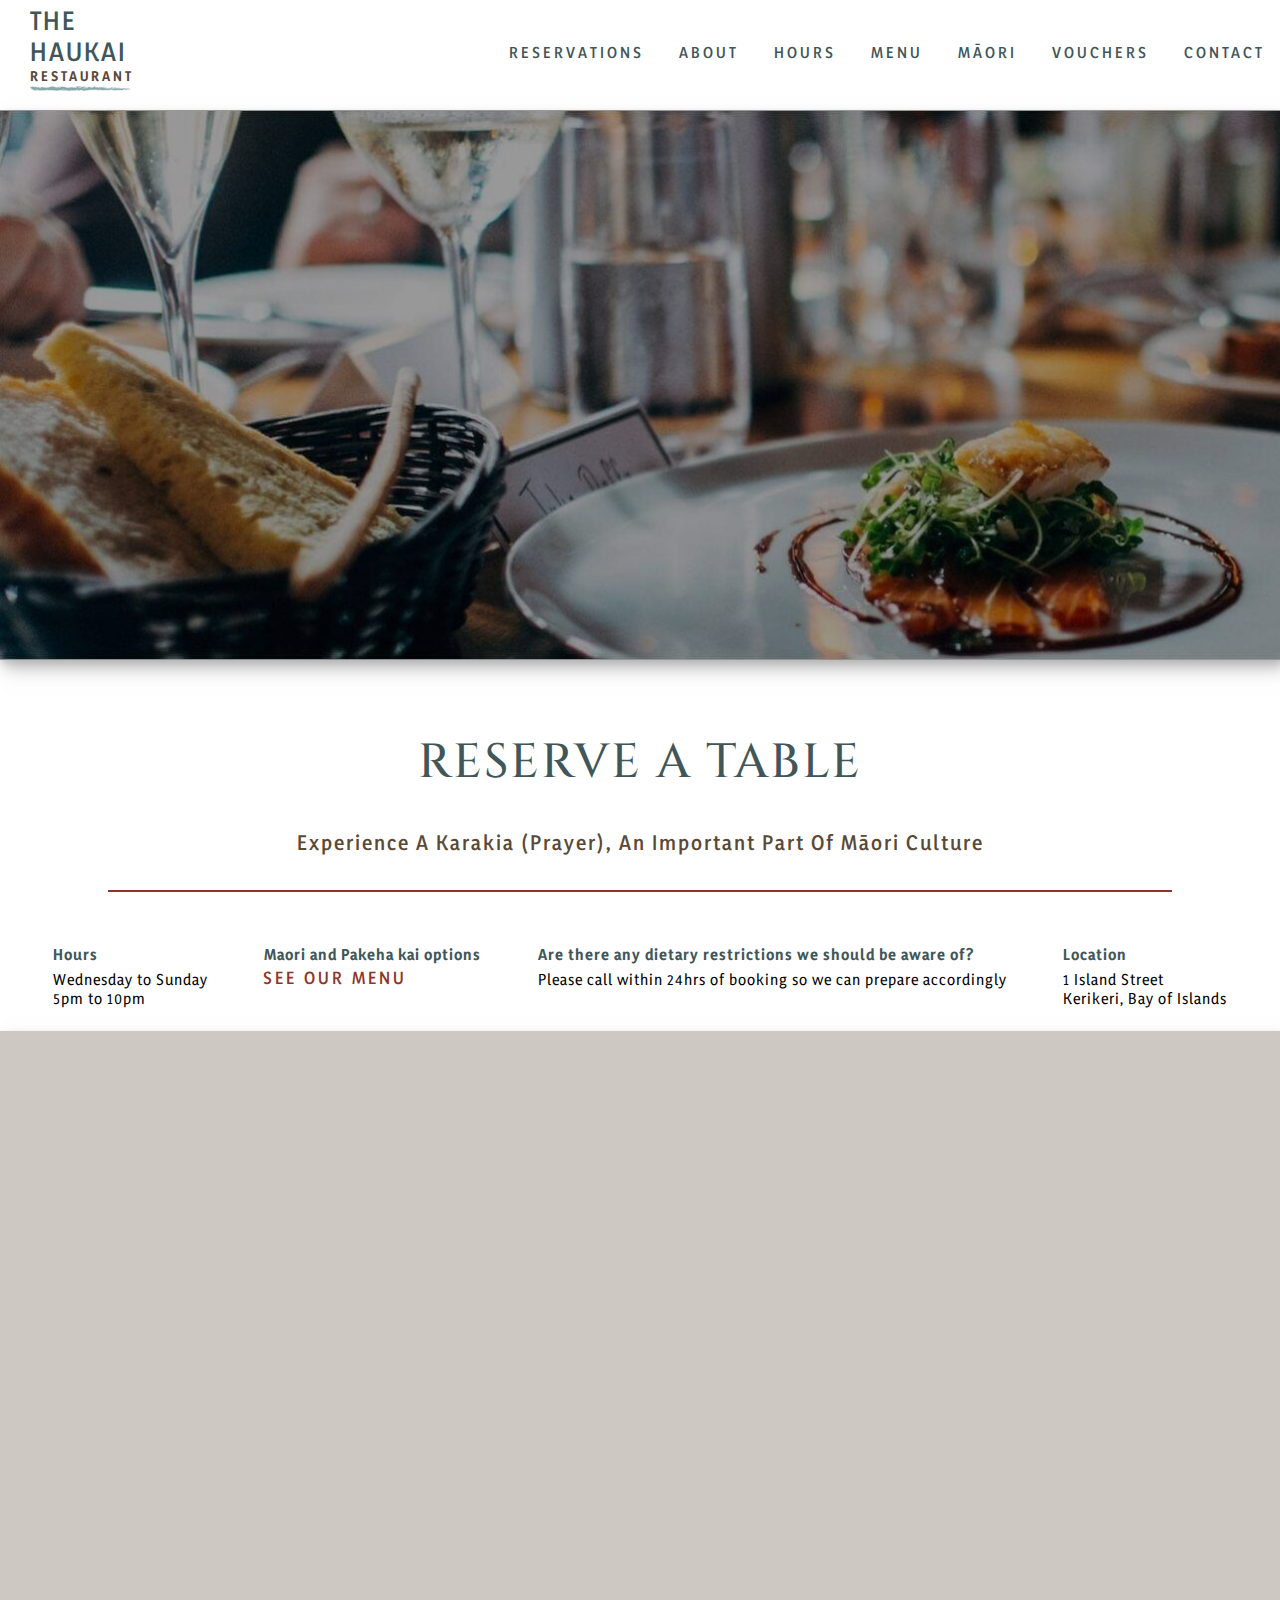
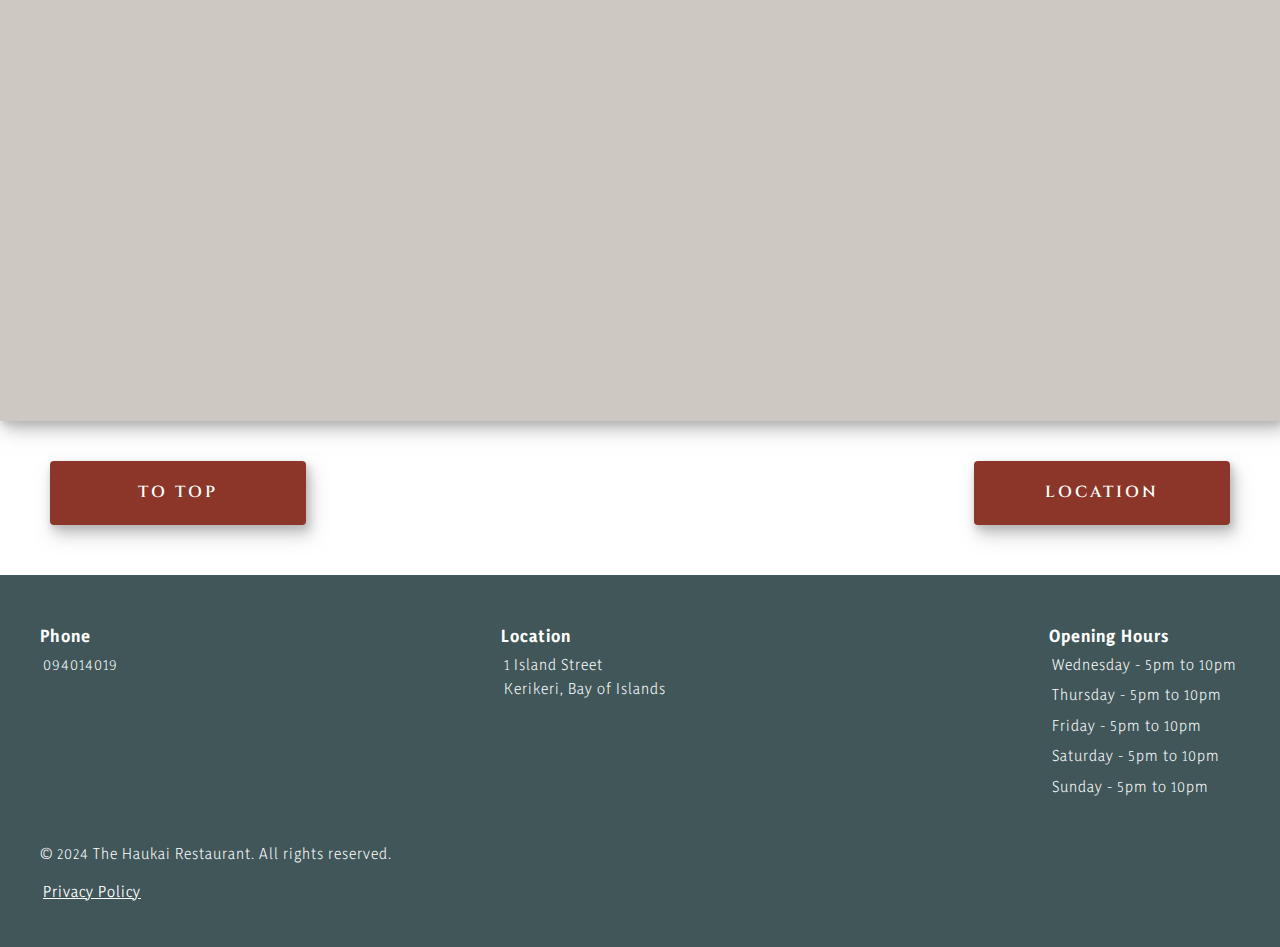
<file: reservations.html>
<!DOCTYPE html>
<html lang="en">

<head>
    <!-- Google tag (gtag.js) -->
    <script async src="https://www.googletagmanager.com/gtag/js?id=G-KSML13N0J7"></script>
    <script>
        window.dataLayer = window.dataLayer || [];
        function gtag() { dataLayer.push(arguments); }
        gtag('js', new Date());

        gtag('config', 'G-KSML13N0J7');
    </script>

    <meta http-equiv="Content-Type" content="text/html; charset=utf-8">
    <meta name="viewport" content="width=device-width, initial-scale=1.0">
    <title>Make a reservation for a table at The Haukai Restaurant</title>
    <meta name="description"
        content="Reserve your table at Haukai Restaurant, 1 Island Street, Kerikeri, Bay of Islands. Open Wednesday to Sunday, 5pm to 10pm. Book online or call 09 401 4019.">
    <link rel="stylesheet" href="./css/stylesheet.css">
</head>

<body>
    <header id="header">
        <aside aria-label="The Haukai Restaurant logo" class="logo">
            <a href="https://vtay369.github.io/haukai-restaurant.github.io/index">
                <h3 class="logo-title">The<br>Haukai</h3>
                <h4 class="logo-subtitle">Restaurant</h4>
                <figure aria-label="logo underline">
                    <img src="./images/underline.png" alt="Logo underline">
                </figure>
            </a>
        </aside>

        <label aria-label="mobile-menu" id="hidden-label" class="hamburger-menu">
            <input type="checkbox" aria-labelledby="hidden-label" title="drop-down menu checkbox">
            <span class="mobile-menu">Mobile menu</span>
        </label>

        <aside aria-label="navigation sliding sidebar" class="sidebar">
            <nav class="nav-container">
                <ul class="navbar">
                    <li id="home-nav"><a
                        href="https://vtay369.github.io/haukai-restaurant.github.io/index">Home</a> </li>
                    <li><a href="https://vtay369.github.io/haukai-restaurant.github.io/reservations">Reservations</a>
                    </li>
                    <li><a href="https://vtay369.github.io/haukai-restaurant.github.io/about">About</a></li>
                    <li><a href="https://vtay369.github.io/haukai-restaurant.github.io/hours">Hours</a></li>
                    <li><a href="https://vtay369.github.io/haukai-restaurant.github.io/menu">Menu</a></li>
                    <li><a href="#">M&amacr;ori</a>
                        <ul class="dropdown">
                            <li><a href="https://vtay369.github.io/haukai-restaurant.github.io/culture">Culture</a></li>
                            <li><a href="https://vtay369.github.io/haukai-restaurant.github.io/kai"> Kai</a></li>
                        </ul>
                    </li>
                    <li><a href="https://vtay369.github.io/haukai-restaurant.github.io/gift-vouchers">Vouchers</a></li>
                    <li><a href="https://vtay369.github.io/haukai-restaurant.github.io/contact">Contact</a></li>
                </ul>
            </nav>
        </aside>
    </header>

    <main id="reservation">
        <div class="image-cover"></div>
        <div class="book"> </div>

        <div class="page-top-headings our-restaurant">
            <h1>Reserve a table</h1>
            <h3 id="statement"> Experience a karakia (prayer), an important part of M&amacr;ori culture </h3>
            <hr>
        </div>

        <div class="info">
            <aside class="menu-hours" aria-label="Opening hours">
                <h4>Hours</h4>
                <p>Wednesday to Sunday <br>5pm to 10pm</p>
            </aside>

            <aside class="options" aria-label="menu options">
                <h4> Maori and Pakeha kai options</h4> <a class="see-menu" href="./menu.html">See our menu</a>
            </aside>

            <aside class="dietary" aria-label="dietary restrictions">
                <h4>Are there any dietary restrictions we should be aware of?</h4>
                <p>Please call within 24hrs of booking so we can prepare accordingly</p>
            </aside>

            <aside aria-label="location of Haukai Restaurant">
                <h4>Location</h4>
                <p>1 Island Street <br>Kerikeri, Bay of Islands</p>
            </aside>
        </div>

        <div class="container">
            <section aria-label="Reservation form" class="google-form">
                <iframe
                    src="https://docs.google.com/forms/d/e/1FAIpQLSfOdo31pwxTVaI856qgRq9VQPp2Tfn9rzTLg0EoWzM_WZO9og/viewform?embedded=true"
                    width="620" height="1050">
                </iframe>
            </section>

            <div class="buttons reserve"> 
                <a class="top" href="#header" title="Scroll to top">To top</a> 
                <a class="reserve-btn" href="https://vtay369.github.io/haukai-restaurant.github.io/contact.html" title="Location">Location</a> 
            </div>
        </div>
    </main>

    <footer>
        <div class="footer-container">
            <aside aria-label="phone contact">
                <h4>Phone</h4>
                <p>094014019</p>
            </aside>

            <aside aria-label="location">
                <h4>Location</h4>
                <p> 1 Island Street <br>Kerikeri, Bay of Islands</p>
            </aside>

            <aside aria-label="hours" class="opening-hours">
                <h4>Opening Hours</h4>
                <ul class="hours">
                    <li>Wednesday - 5pm to 10pm</li>
                    <li>Thursday - 5pm to 10pm</li>
                    <li>Friday - 5pm to 10pm</li>
                    <li>Saturday - 5pm to 10pm</li>
                    <li>Sunday - 5pm to 10pm</li>
                </ul>
            </aside>
        </div>

        <p class="copywright copy">&copy; 2024 The Haukai Restaurant. All rights reserved.</p>
        <p class="copywright"> <a href="https://vtay369.github.io/haukai-restaurant.github.io/privacy-policy">Privacy Policy</a> </p>
    </footer>
</body>

</html>
</file>
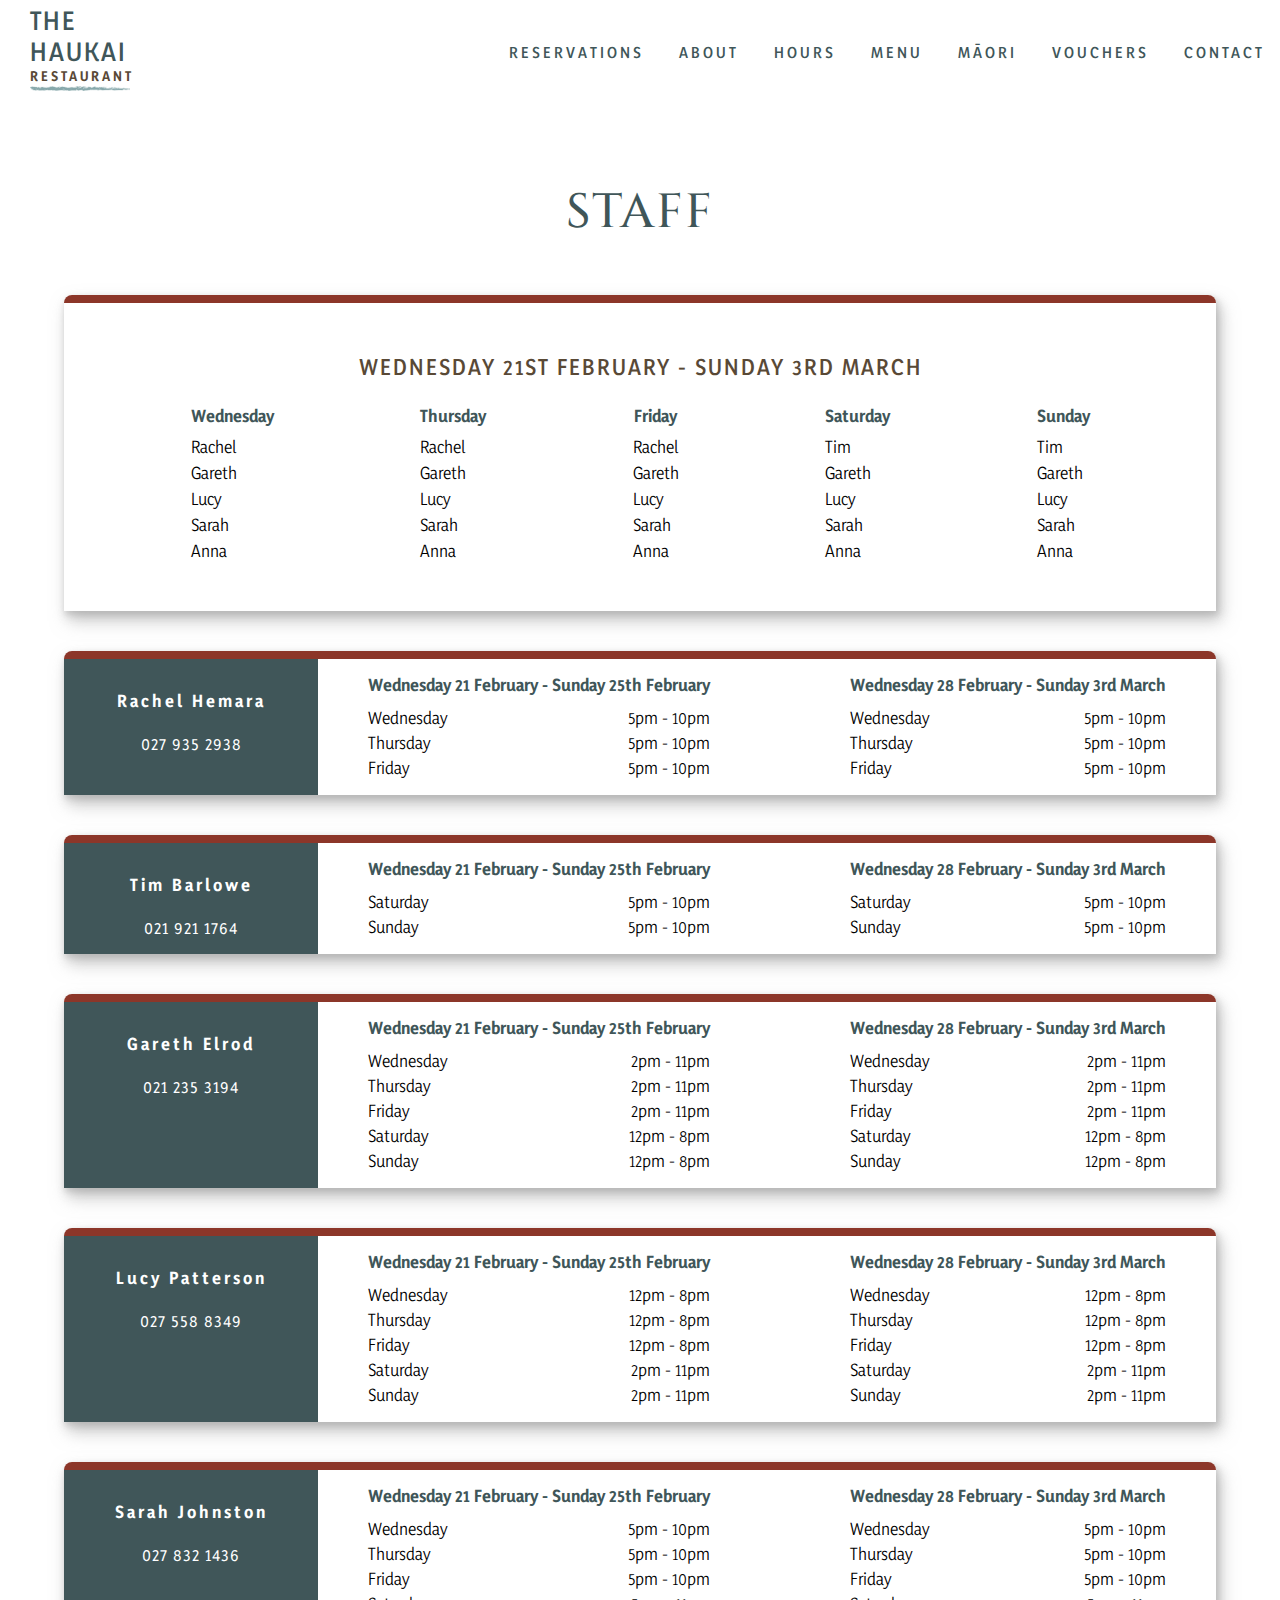
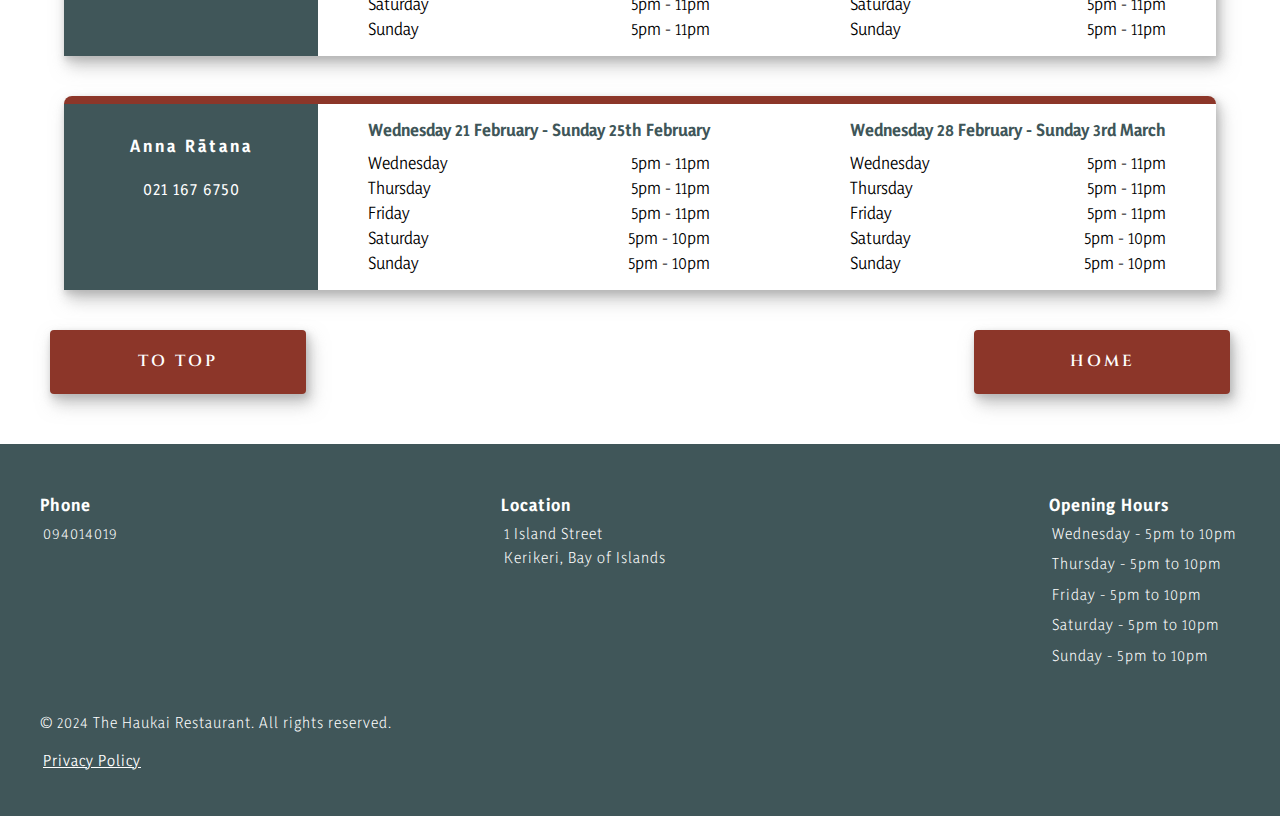
<file: private/staff.html>
<!DOCTYPE html>
<html lang="en">

<head>
    <!-- Google tag (gtag.js) -->
    <script async src="https://www.googletagmanager.com/gtag/js?id=G-KSML13N0J7"></script>
    <script>
        window.dataLayer = window.dataLayer || [];
        function gtag() { dataLayer.push(arguments); }
        gtag('js', new Date());

        gtag('config', 'G-KSML13N0J7');
    </script>

    <meta http-equiv="Content-Type" content="text/html; charset=utf-8">
    <meta name="viewport" content="width=device-width, initial-scale=1.0">
    <title>Staff Login | The Haukai Restaurant - Kerikeri</title>
    <meta name="description" content="Staff personal details and roster">
    <link rel="stylesheet" href="../css/stylesheet.css">
</head>

<body>
    <header id="header">
        <aside aria-label="The Haukai Restaurant logo" class="logo">
            <a href="https://vtay369.github.io/haukai-restaurant.github.io/index">
                <h3 class="logo-title">The<br>Haukai</h3>
                <h4 class="logo-subtitle">Restaurant</h4>
                <figure aria-label="logo underline">
                    <img src="../images/underline.png" alt="Logo underline">
                </figure>
            </a>
        </aside>

        <label aria-label="mobile-menu" id="hidden-label" class="hamburger-menu">
            <input type="checkbox" aria-labelledby="hidden-label" title="drop-down menu checkbox">
            <span class="mobile-menu">Mobile menu</span>
        </label>

        <aside aria-label="navigation sliding sidebar" class="sidebar">
            <nav class="nav-container">
                <ul class="navbar">
                    <li id="home-nav"><a
                        href="https://vtay369.github.io/haukai-restaurant.github.io/index">Home</a> </li>
                    <li><a href="https://vtay369.github.io/haukai-restaurant.github.io/reservations">Reservations</a>
                    </li>
                    <li><a href="https://vtay369.github.io/haukai-restaurant.github.io/about">About</a></li>
                    <li><a href="https://vtay369.github.io/haukai-restaurant.github.io/hours">Hours</a></li>
                    <li><a href="https://vtay369.github.io/haukai-restaurant.github.io/menu">Menu</a></li>
                    <li><a href="#">M&amacr;ori</a>
                        <ul class="dropdown">
                            <li><a href="https://vtay369.github.io/haukai-restaurant.github.io/culture">Culture</a></li>
                            <li><a href="https://vtay369.github.io/haukai-restaurant.github.io/kai"> Kai</a></li>
                        </ul>
                    </li>
                    <li><a href="https://vtay369.github.io/haukai-restaurant.github.io/gift-vouchers">Vouchers</a></li>
                    <li><a href="https://vtay369.github.io/haukai-restaurant.github.io/contact">Contact</a></li>
                </ul>
            </nav>
        </aside>
    </header>

    <main id="staff">
        <div class="page-top-headings">
            <h1> Staff</h1>
        </div>

        <section aria-label="Staff working per day" class="staff-working">
            <h3> Wednesday 21st February - Sunday 3rd March</h3>

            <section aria-label="Days and staff" class="days-staff">
                <section aria-label="Wednesday staff" class="day">
                    <h4>Wednesday</h4>
                    <ul class="daily-staff">
                        <li>Rachel</li>
                        <li>Gareth</li>
                        <li>Lucy</li>
                        <li>Sarah</li>
                        <li>Anna</li>
                    </ul>
                </section>

                <section aria-label="Thursday staff">
                    <h4>Thursday</h4>
                    <ul class="daily-staff">
                        <li>Rachel</li>
                        <li>Gareth</li>
                        <li>Lucy</li>
                        <li>Sarah</li>
                        <li>Anna</li>
                    </ul>
                </section>

                <section aria-label="Friday staff">
                    <h4>Friday</h4>
                    <ul class="daily-staff">
                        <li>Rachel</li>
                        <li>Gareth</li>
                        <li>Lucy</li>
                        <li>Sarah</li>
                        <li>Anna</li>
                    </ul>
                </section>

                <section aria-label="Saturday staff">
                    <h4>Saturday</h4>
                    <ul class="daily-staff">
                        <li>Tim</li>
                        <li>Gareth</li>
                        <li>Lucy</li>
                        <li>Sarah</li>
                        <li>Anna</li>
                    </ul>
                </section>

                <section aria-label="Sunday staff">
                    <h4>Sunday</h4>
                    <ul class="daily-staff">
                        <li>Tim</li>
                        <li>Gareth</li>
                        <li>Lucy</li>
                        <li>Sarah</li>
                        <li>Anna</li>
                    </ul>
                </section>
            </section>
        </section>

        <section aria-label="Staff details, roster days and time" class="staff-container">

            <section aria-label="Rachel Hemara staff details, roster days and time" class="staff">
                <div class="contact-details">
                    <h4>Rachel Hemara</h4>
                    <p>027 935 2938</p>
                </div>

                <div class="weeks">
                    <div class="roster-week">
                        <h4>Wednesday 21 February - Sunday 25th February</h4>
                        <ul class="days">
                            <li>Wednesday</li>
                            <li>5pm - 10pm </li>
                        </ul>
                        <ul class="days">
                            <li>Thursday</li>
                            <li>5pm - 10pm </li>
                        </ul>
                        <ul class="days">
                            <li>Friday</li>
                            <li>5pm - 10pm </li>
                        </ul>
                    </div>

                    <div class="roster-week">
                        <h4>Wednesday 28 February - Sunday 3rd March</h4>
                        <ul class="days">
                            <li>Wednesday</li>
                            <li>5pm - 10pm </li>
                        </ul>
                        <ul class="days">
                            <li>Thursday</li>
                            <li>5pm - 10pm </li>
                        </ul>
                        <ul class="days">
                            <li>Friday</li>
                            <li>5pm - 10pm </li>
                        </ul>
                    </div>
                </div>
            </section>

            <section aria-label="Tim Barlowe staff details, roster days and time" class="staff">
                <div class="contact-details">
                    <h4>Tim Barlowe</h4>
                    <p>021 921 1764</p>
                </div>

                <div class="weeks">
                    <div class="roster-week">
                        <h4>Wednesday 21 February - Sunday 25th February</h4>
                        <ul class="days">
                            <li>Saturday</li>
                            <li>5pm - 10pm </li>
                        </ul>
                        <ul class="days">
                            <li>Sunday</li>
                            <li>5pm - 10pm </li>
                        </ul>
                    </div>

                    <div class="roster-week">
                        <h4>Wednesday 28 February - Sunday 3rd March</h4>
                        <ul class="days">
                            <li>Saturday</li>
                            <li>5pm - 10pm </li>
                        </ul>
                        <ul class="days">
                            <li>Sunday</li>
                            <li>5pm - 10pm </li>
                        </ul>
                    </div>
                </div>
            </section>

            <section aria-label="Gareth Elrod staff details, roster days and time" class="staff">
                <div class="contact-details">
                    <h4>Gareth Elrod</h4>
                    <p>021 235 3194</p>
                </div>

                <div class="weeks">
                    <div class="roster-week">
                        <h4>Wednesday 21 February - Sunday 25th February</h4>
                        <ul class="days">
                            <li>Wednesday</li>
                            <li>2pm - 11pm </li>
                        </ul>
                        <ul class="days">
                            <li>Thursday</li>
                            <li>2pm - 11pm </li>
                        </ul>
                        <ul class="days">
                            <li>Friday</li>
                            <li>2pm - 11pm </li>
                        </ul>
                        <ul class="days">
                            <li>Saturday</li>
                            <li>12pm - 8pm </li>
                        </ul>
                        <ul class="days">
                            <li>Sunday</li>
                            <li>12pm - 8pm </li>
                        </ul>
                    </div>

                    <div class="roster-week">
                        <h4>Wednesday 28 February - Sunday 3rd March</h4>
                        <ul class="days">
                            <li>Wednesday</li>
                            <li>2pm - 11pm </li>
                        </ul>
                        <ul class="days">
                            <li>Thursday</li>
                            <li>2pm - 11pm </li>
                        </ul>
                        <ul class="days">
                            <li>Friday</li>
                            <li>2pm - 11pm </li>
                        </ul>
                        <ul class="days">
                            <li>Saturday</li>
                            <li>12pm - 8pm </li>
                        </ul>
                        <ul class="days">
                            <li>Sunday</li>
                            <li>12pm - 8pm </li>
                        </ul>
                    </div>
                </div>
            </section>

            <section aria-label="Lucy Patterson staff details, roster days and time" class="staff">
                <div class="contact-details">
                    <h4>Lucy Patterson</h4>
                    <p>027 558 8349</p>
                </div>

                <div class="weeks">
                    <div class="roster-week">
                        <h4>Wednesday 21 February - Sunday 25th February</h4>
                        <ul class="days">
                            <li>Wednesday</li>
                            <li>12pm - 8pm </li>
                        </ul>
                        <ul class="days">
                            <li>Thursday</li>
                            <li>12pm - 8pm </li>
                        </ul>
                        <ul class="days">
                            <li>Friday</li>
                            <li>12pm - 8pm </li>
                        </ul>
                        <ul class="days">
                            <li>Saturday</li>
                            <li>2pm - 11pm </li>
                        </ul>
                        <ul class="days">
                            <li>Sunday</li>
                            <li>2pm - 11pm </li>
                        </ul>
                    </div>

                    <div class="roster-week">
                        <h4>Wednesday 28 February - Sunday 3rd March</h4>
                        <ul class="days">
                            <li>Wednesday</li>
                            <li>12pm - 8pm </li>
                        </ul>
                        <ul class="days">
                            <li>Thursday</li>
                            <li>12pm - 8pm </li>
                        </ul>
                        <ul class="days">
                            <li>Friday</li>
                            <li>12pm - 8pm </li>
                        </ul>
                        <ul class="days">
                            <li>Saturday</li>
                            <li>2pm - 11pm </li>
                        </ul>
                        <ul class="days">
                            <li>Sunday</li>
                            <li>2pm - 11pm </li>
                        </ul>
                    </div>
                </div>
            </section>

            <section aria-label="Sarah Johnston staff details, roster days and time" class="staff">
                <div class="contact-details">
                    <h4>Sarah Johnston</h4>
                    <p>027 832 1436</p>
                </div>

                <div class="weeks">
                    <div class="roster-week">
                        <h4>Wednesday 21 February - Sunday 25th February</h4>
                        <ul class="days">
                            <li>Wednesday</li>
                            <li>5pm - 10pm </li>
                        </ul>
                        <ul class="days">
                            <li>Thursday</li>
                            <li>5pm - 10pm </li>
                        </ul>
                        <ul class="days">
                            <li>Friday</li>
                            <li>5pm - 10pm </li>
                        </ul>
                        <ul class="days">
                            <li>Saturday</li>
                            <li>5pm - 11pm </li>
                        </ul>
                        <ul class="days">
                            <li>Sunday</li>
                            <li>5pm - 11pm </li>
                        </ul>
                    </div>

                    <div class="roster-week">
                        <h4>Wednesday 28 February - Sunday 3rd March</h4>
                        <ul class="days">
                            <li>Wednesday</li>
                            <li>5pm - 10pm </li>
                        </ul>
                        <ul class="days">
                            <li>Thursday</li>
                            <li>5pm - 10pm </li>
                        </ul>
                        <ul class="days">
                            <li>Friday</li>
                            <li>5pm - 10pm </li>
                        </ul>
                        <ul class="days">
                            <li>Saturday</li>
                            <li>5pm - 11pm </li>
                        </ul>
                        <ul class="days">
                            <li>Sunday</li>
                            <li>5pm - 11pm </li>
                        </ul>
                    </div>
                </div>
            </section>

            <section aria-label="Anna Ratana staff details, roster days and time" class="staff">
                <div class="contact-details">
                    <h4>Anna R&amacr;tana</h4>
                    <p>021 167 6750</p>
                </div>

                <div class="weeks">
                    <div class="roster-week">
                        <h4>Wednesday 21 February - Sunday 25th February</h4>
                        <ul class="days">
                            <li>Wednesday</li>
                            <li>5pm - 11pm </li>
                        </ul>
                        <ul class="days">
                            <li>Thursday</li>
                            <li>5pm - 11pm </li>
                        </ul>
                        <ul class="days">
                            <li>Friday</li>
                            <li>5pm - 11pm </li>
                        </ul>
                        <ul class="days">
                            <li>Saturday</li>
                            <li>5pm - 10pm </li>
                        </ul>
                        <ul class="days">
                            <li>Sunday</li>
                            <li>5pm - 10pm </li>
                        </ul>
                    </div>

                    <div class="roster-week">
                        <h4>Wednesday 28 February - Sunday 3rd March</h4>
                        <ul class="days">
                            <li>Wednesday</li>
                            <li>5pm - 11pm </li>
                        </ul>
                        <ul class="days">
                            <li>Thursday</li>
                            <li>5pm - 11pm </li>
                        </ul>
                        <ul class="days">
                            <li>Friday</li>
                            <li>5pm - 11pm </li>
                        </ul>
                        <ul class="days">
                            <li>Saturday</li>
                            <li>5pm - 10pm </li>
                        </ul>
                        <ul class="days">
                            <li>Sunday</li>
                            <li>5pm - 10pm </li>
                        </ul>
                    </div>
                </div>
            </section>
        </section>

        <div class="buttons reserve">
            <a class="top" href="#header" title="Scroll to top">To top</a>
            <a class="reserve-btn" href="https://vtay369.github.io/haukai-restaurant.github.io/index" title="Location">Home</a>
        </div>
    </main>

    <footer>
        <div class="footer-container">
            <aside aria-label="phone contact">
                <h4>Phone</h4>
                <p>094014019</p>
            </aside>

            <aside aria-label="location">
                <h4>Location</h4>
                <p> 1 Island Street <br>Kerikeri, Bay of Islands</p>
            </aside>

            <aside aria-label="hours" class="opening-hours">
                <h4>Opening Hours</h4>
                <ul class="hours">
                    <li>Wednesday - 5pm to 10pm</li>
                    <li>Thursday - 5pm to 10pm</li>
                    <li>Friday - 5pm to 10pm</li>
                    <li>Saturday - 5pm to 10pm</li>
                    <li>Sunday - 5pm to 10pm</li>
                </ul>
            </aside>
        </div>

        <p class="copywright copy">&copy; 2024 The Haukai Restaurant.  All rights reserved.</p>
        <p class="copywright"> <a href="https://vtay369.github.io/haukai-restaurant.github.io/privacy-policy.html">Privacy Policy</a> </p>
    </footer>
</body>

</html>
</file>
<file: css/stylesheet.css>
/* TABLE OF CONTENTS 
1. Global Styles / Variables 
2. Logo 
3. Navigation 
4. Dropdown Menu 
5. Buttons 
6. Color 
7. Letter-spacing 
8. Font-weight 
9. Font-size 
10. Text-alignment 
11. Text-decorations / Transformations 
12. Background-color 
13. Background-images 
14. Borders 
15. Box-shadows 
16. Website Pages 
    16a. Home 
    16b. Reservation 
    16c. About 
    16d. Hours 
    16e. Menu 
        16e-i. Appetizer 
        16e-ii. Main 
        16e-iii. Dessert 
        16e-iv. Beverage 
    16f. Maori Culture 
    16g. Maori Kai 
    16h. Voucher 
    16i. Contact 
    16j. Staff
    16k. Privacy policy
17. Footer 
18. Animations 
19. Media Queries 
    19a. Media Query, (max-width: 1390px) 
    19b. Media Query, (max-width: 1000px) 
    19c. Media Query, (max-width: 635px) 
    19d. Media Query, (max-width: 400px)*/

 /*=====1. Global Styles / Variables=====*/

 @import url('https://fonts.googleapis.com/css2?family=Yaldevi:wght@200;300;400;500;600;700&display=swap');
 @import url('https://fonts.googleapis.com/css2?family=Cinzel:wght@400;500;600;700&display=swap');

 :root {
     --dark: #405659;
     --medium: rgb(89, 73, 54);
     --light: #8c3629;
     --pale: #ffffff;
     --shadow-color: 0deg 0% 61%;
     --shadow-elevation-medium: 0.3px 0.5px 0.9px hsl(var(--shadow-color) / 0), 1.2px 2.4px 4px hsl(var(--shadow-color) / 0.17), 2.4px 4.8px 8px hsl(var(--shadow-color) / 0.35), 4.9px 9.9px 16.6px hsl(var(--shadow-color) / 0.52);
     --bar-width: 50px;
     --bar-height: 5px;
     --hamburger-gap: 6px;
     --hamburger-margin: 8px;
     --hamburger-height: calc(var(--bar-height) * 3 + var(--hamburger-gap) * 2);
     scroll-behavior: smooth;
 }

 body,
 #policy header a,
 #policy footer a {
     font-family: 'Yaldevi', Arial, sans-serif;
 }

 .card,
 body {
     box-sizing: border-box;
 }

 h1,
 .reserve h2,
 .home-book-table>h2,
 .buttons a,
 .heading-culture-type,
 .gift-heading {
     font-family: 'Cinzel', serif;
 }

 .native-ingredient-intro p,
 .menu-image,
 .gallery-container,
 .home-image-menu,
 .card-image img,
 h2,
 ul,
 .logo figure,
 body {
     padding: 0;
 }

 .login h4,
 .logo-title,
 .contact,
 .map figure,
 .copywright,
 .see-menu a,
 .info h4,
 .info p,
 .footer-container p,
 .footer-container h4,
 .opening-hours ul li,
 .voucher-info,
 .native-ingredient-intro p,
 .menu-image,
 .gallery-container,
 .home-image-menu,
 .card-sections,
 .logo-subtitle,
 .voucher-title,
 .voucher-subtitle,
 .card hr,
 .card h3,
 h2,
 .card-image .buttons a,
 ul,
 .logo figure,
 .logo img,
 .voucher img,
 body {
     margin: 0;
 }

 #privacy-policy .reserve-btn,
 .staff-container,
 .days,
 .roster-week h4,
 .days-staff h4,
 .underline-policy,
 .policy-container,
 .map img,
 #statement,
 .maori-recipes-intro,
 table,
 .about {
     margin: auto;
 }

 .menu-container-appetizers,
 .menu-container,
 .menu-container-desserts,
 .menu-container-beverages,
 .kaiwhenua-images,
 .about,
 .reserve {
     margin-bottom: 70px;
 }

 .info-here::after,
 .image-cover,
 .maori-recipes,
 iframe,
 .culture-underline,
 .appetizers,
 .mains,
 .desserts,
 .beverages,
 .gallery-image,
 .google-form,
 .card-image img {
     width: 100%;
 }

 hr,
 .staff-container {
     width: 90%;
 }

 table,
 #iframes {
     width: 80%;
 }

 .about,
 .policy-container {
     width: 60%;
 }

 #statement,
 .reservation-image,
 .table,
 .card-sections,
 .card,
 .voucher-info,
 .card-image .buttons a {
     width: 50%;
 }

 .cover,
 #kai .recipes-squares a,
 .recipes-squares {
     width: 330px;
 }

 .card-image .buttons a,
 .buttons a,
 ul li a {
     height: 44px;
 }

 #kai .recipes-squares a,
 .recipes-squares {
     height: 330px;
 }

 .gift-card,
 .gift {
     height: 228px;
 }

 .image-cover,
 .our-story-image,
 .restaurant-image,
 .book,
 .landscape {
     height: 550px;
 }

 .card-image img,
 .info-here::after,
 .appetizers,
 .mains,
 .desserts,
 .beverages,
 .gallery-image {
     height: 100%;
 }

 #staff ul,
 .opening-hours ul li,
 .hours,
 .map img,
 #kai .recipes-squares a,
 #kai ul li,
 .native-ingredients,
 .gallery-image,
 ul li a,
 ul li:hover ul.dropdown,
 ul li ul.dropdown li {
     display: block;
 }

 ul li ul.dropdown,
 #home-nav,
 .hamburger-menu {
     display: none;
 }

 ul li {
     display: inline-block;
 }

 .login,
 .info-here,
 .opening-hours ul li,
 .card-culture-container,
 .iframe-container,
 .reservation-image,
 #reservation .container,
 .our-story-image,
 .restaurant-image,
 .book,
 .landscape,
 .recipes-squares,
 ul li {
     position: relative;
 }

 .image-cover,
 .info-here::after,
 .image-cover,
 .cover,
 #kai .recipes-squares a,
 #iframes,
 ul li ul.dropdown {
     position: absolute;
 }

 .info-here::after,
 .google-form {
     top: 0;
 }

 .login,
 .info-here::after,
 #kai .recipes-squares a,
 #iframes,
 .iframe-container,
 .reservation-image,
 .our-story-image,
 .restaurant-image,
 .book,
 .landscape {
     z-index: -1;
 }

 .appetizers,
 .mains,
 .desserts,
 .beverages,
 ul li ul.dropdown {
     z-index: 2;
 }

 .days-staff,
 #staff .daily-staff,
 #staff .days,
 .weeks,
 .days,
 .staff,
 .staff-container,
 .voucher-content,
 .audio-info,
 .audio,
 .footer-container,
 .gift-card,
 .recipes,
 .native-ingredient-intro,
 .card-culture-container,
 .appetizers,
 .mains,
 .desserts,
 .beverages,
 .reserve-container,
 .info,
 .card-image,
 .card,
 .buttons,
 ul,
 .nav-container,
 #header {
     display: flex;
 }

 .days-staff,
 .weeks,
 .staff,
 .audio-info,
 .footer-container,
 .recipes {
     flex-wrap: wrap;
 }

 .days-staff,
 .weeks,
 .staff,
 .card-image,
 .footer-container,
 .recipes {
     flex-direction: row;
 }

 .staff-container,
 #staff .daily-staff,
 .audio-info,
 .card-culture-container,
 .appetizers,
 .mains,
 .desserts,
 .beverages,
 .card {
     flex-direction: column;
 }

 .audio,
 .voucher-content,
 .recipes,
 .reserve-container,
 .card {
     justify-content: center;
 }

 .days,
 .weeks,
 .staff-container,
 .staff,
 .footer-container,
 .gift-card,
 .appetizers,
 .mains,
 .desserts,
 .beverages,
 .info,
 .buttons,
 #header {
     justify-content: space-between;
 }

 .nav-container {
     justify-content: flex-end;
 }

 .reserve,
 .buttons,
 .audio-info,
 .audio,
 .gift-card,
 .introduced,
 #header {
     align-items: center;
 }

 .introduced,
 .nz-ingredients-container,
 .culture-container,
 .menu-container-appetizers,
 .menu-container,
 .menu-container-desserts,
 .menu-container-beverages,
 .kaiwhenua-images {
     display: grid;
 }

 .days-staff,
 .culture-container,
 .card {
     gap: 30px;
 }

 .weeks,
 .staff-container {
     gap: 40px;
 }

 .coffee,
 .lamb,
 .salmon,
 .fish {
     grid-column: 6 / 9;
 }

 .salmon,
 .coffee,
 .wine-glasses {
     grid-row: 1 / 7;
 }

 .beer,
 .banoffee,
 .pavlova,
 .pork,
 .seafood {
     grid-column: 5 / 9;
 }

 .seafood,
 .wine-with-meal,
 .beer {
     grid-row: 7 / 11;
 }

 .wine-glasses,
 .venison,
 .snapper {
     grid-column: 1 / 6;
 }

 .snapper,
 .pavlova {
     grid-row: 1 / 6;
 }

 .wine-with-meal,
 .pudding,
 .icecream,
 .scallops,
 .bread {
     grid-column: 1 / 5;
 }

 .bread,
 .banoffee {
     grid-row: 6 / 11;
 }

 .beverages,
 .desserts,
 .mains,
 .appetizers {
     grid-column: 3 / 7;
 }

 .desserts,
 .appetizers {
     grid-row: 3 / 9;
 }

 .kereru,
 .scallops,
 .pork,
 .icecream {
     grid-row: 1 / 5;
 }

 .chowder,
 .juice,
 .fern {
     grid-column: 1 / 4;
 }

 .juice,
 .drinks {
     grid-row: 11 / 16;
 }

 .kereru,
 .nz-ingredients-container>.land {
     grid-column: 1 / 3;
 }

 .introduced p,
 .introduced h2,
 .nz-ingredients-container>.sea,
 .nz-ingredients-container>.land {
     grid-row: 1 / 2;
 }

 .nz-ingredients-container>.sea,
 .huhu {
     grid-column: 3 / 5;
 }

 .forest {
     grid-column: 1 / 2;
 }

 .animal-food,
 .forest {
     grid-row: 2 / 5;
 }

 .animal-food {
     grid-column: 2 / 3;
 }

 .horopito,
 .puha {
     grid-row: 6 / 7;
 }

 .puha,
 .kina {
     grid-column: 7 / 8;
 }

 .paua,
 .huhu {
     grid-row: 1 / 3;
 }

 .appetizers,
 .mains,
 .desserts,
 .beverages,
 .gallery-image,
 .card-image img {
     object-fit: cover;
 }

 /*====2. logo====*/

 .logo {
     padding: 5px 30px;
 }

 .logo img,
 .voucher img {
     width: 100px;
     height: 5px;
     transform: translate(0, -10px);
 }

 /*=====3. navigation=====*/

 .nav-container {
     padding: 0 40px;
     align-items: flex-end;
 }

 ul {
     list-style-type: none;
     gap: 20px;
 }

 .sidebar {
     max-height: 80px;
 }

 /*====4. dropdown menu====*/

 .icon {
     padding-right: 10px;
     transform: translate(-10px, -12px);
 }

 ul li ul.dropdown {
     width: 130px;
 }

 ul li a {
     padding: 20px 20px 0 20px;
 }

 /*=====5. Buttons=====*/

 .buttons a {
     margin: 10px 50px;
     width: 20%;
     padding: 20px 0 0 0;
 }

 .home-book-table a {
     margin: 10px auto 25px;
 }

 .reserve {
     padding-bottom: 10px;
 }

 /*=====6. Font Colours=====*/

 .roster-week h4,
 .days-staff h4,
 .privacy-answers h4,
 .nz-ingredients-container h4,
 ul li a,
 .see-menu a:hover,
 .info h4,
 .meal h3,
 th,
 h2,
 h1,
 ul li a:hover,
 .logo-title,
 .voucher-title {
     color: var(--dark);
 }

 #privacy-policy .buttons a:active,
 .buttons a:active,
 .card p,
 #menu p,
 td,
 .our-restaurant>p,
 h3,
 .menu-heading,
 .logo-subtitle,
 .voucher-subtitle,
 .about p {
     color: var(--medium);
 }

 .current a,
 .price,
 .buttons .reservation-btn a,
 .see-menu {
     color: var(--light);
 }

 #privacy-policy .buttons a,
 .copywright a,
 #policy .copywright a,
 .contact-details,
 ul li .animate-size:focus,
 footer,
 a,
 .maori-recipes h2,
 .maori-recipes p,
 .gift p,
 .gift-heading {
     color: white;
 }

 .staff a:hover,
 .see-menu:hover {
     color: rgb(162, 193, 233);
 }

 /*=====7. Letter-spacing=====*/

 .contact-details,
 .voucher-subtitle,
 a,
 .footer-container a,
 .footer-container h4 {
     letter-spacing: 3px;
 }

 h1,
 h2,
 h3,
 .menu-heading,
 th,
 .foraged-forest h3,
 .shellfish h3 {
     letter-spacing: 2px;
 }

 .about p {
     letter-spacing: 1.5px;
 }

 .copywright a,
 #policy .copywright a,
 .see-menu a,
 .info h4,
 .info p,
 .footer-container p,
 .footer-container h4,
 .opening-hours ul li,
 p,
 td,
 .heading-culture-type,
 footer {
     letter-spacing: 1px;
 }

 #privacy-policy p,
 #privacy-policy li {
     letter-spacing: 0;
 }

 /*=====8. Font-weight=====*/

 .buttons .reservation-btn a {
     font-weight: 800;
 }

 ul li a:hover,
 .footer-container a,
 .footer-container h4 {
     font-weight: 700;
 }

 h3,
 .menu-heading,
 th,
 a {
     font-weight: 600;
 }

 #privacy-policy p,
 #privacy-policy li,
 p,
 td,
 h1,
 h2 {
     font-weight: 500;
 }

 .copywright a,
 #policy .copywright a {
     font-weight: 400;
 }

 .footer-container p,
 .opening-hours ul li,
 .copywright {
     line-height: 1.7;
     font-weight: 300;
 }

 /*=====9. Font-sizes=====*/

 h1 {
     font-size: 3em;
 }

 .reserve h2 {
     font-size: 2.6em;
 }

 .voucher-title,
 h2 {
     font-size: 2em;
 }

 .buttons .reservation-btn a,
 .heading-culture-title {
     font-size: 1.6em;
 }

 .logo-title,
 .contact {
     font-size: 1.5em;
 }

 .foraged-forest h3,
 .shellfish h3,
 .gift-heading {
     font-size: 1.4em;
 }

 h3,
 .menu-heading,
 th {
     margin: 20px 0;
     font-size: 1.3em;
 }

 #privacy-policy h3,
 a,
 .price,
 #statement {
     text-decoration: none;
     font-size: 1.2em;
 }

 .footer-container a,
 .footer-container h4,
 p,
 td,
 .heading-culture-type,
 ul li a,
 #kai p,
 #kai li {
     font-size: 1.1em;
 }

 #privacy-policy .buttons a,
 .copywright a,
 #policy .copywright a,
 #privacy-policy p,
 #privacy-policy li,
 .roster-week p,
 .voucher-subtitle,
 .see-menu,
 .gift p,
 .staff a {
     font-size: 1em;
 }

 .copywright,
 .see-menu a,
 .info h4,
 .info p,
 .footer-container p,
 .footer-container h4,
 .opening-hours ul li {
     padding: 3px;
     font-size: 0.9em;
 }

 .audio a,
 .logo-subtitle {
     font-size: 0.8em;
 }

 /*=====10. Text-alignment=====*/

 .roster-week h4,
 .days-staff h4,
 .contact-details,
 .staff-working h3,
 .our-restaurant,
 .home-book-table,
 .page-top-headings,
 .appetizers,
 .mains,
 .desserts,
 .beverages,
 .maori-recipes h2,
 #kai .recipes-squares a,
 .gift,
 .buttons a,
 .native-ingredient-intro p {
     text-align: center;
 }

 .location>h4,
 .location>p,
 .price,
 .bottle-glass {
     text-align: right;
 }

 ul li a,
 th,
 footer,
 .native-ingredient-intro p {
     text-align: left;
 }

 .maori-recipes p,
 .card p {
     line-height: 1.5;
 }

 .voucher-info,
 #statement {
     line-height: 1.7;
 }

 #privacy-policy p,
 #privacy-policy li {
     line-height: 2.5;
 }

 /*=====11. text-decorations / transformations=====*/

 h1,
 h2,
 h3,
 .menu-heading,
 th,
 a,
 .voucher-subtitle {
     text-transform: uppercase;
 }

 .time {
     text-transform: lowercase;
 }

 .staff a,
 .see-menu a {
     text-transform: none;
     cursor: pointer;
     box-shadow: none;
 }

 .see-menu {
     padding-left: 2px;
 }

 .copywright a,
 #policy .copywright a,
 #privacy-policy h3,
 #statement {
     text-transform: capitalize;
 }

 #policy a {
     text-decoration: none;
 }

 .copywright a,
 #policy .copywright a {
     text-decoration: underline;
 }

 /* --- margins and padding --- */

 th {
     padding-bottom: 15px;
 }

 .card hr {
     width: 120px;
 }

 .footer-container h4 {
     padding: 10px 0 4px 0;
 }

 .price {
     padding-left: 5px;
 }

 .foraged-forest h3,
 .shellfish h3 {
     padding: 20px 0;
 }

 #kai .recipes-squares a,
 .contact-details {
     padding-top: 10px;
 }

 .days-staff,
 .staff-working h3 {
     margin: 0 10px;
 }

 #staff iframe,
 .buttons {
     margin: 30px 0;
 }

 /*=====12. background colours=====*/

 .appetizers,
 .mains,
 .desserts,
 .beverages,
 .buttons a:active,
 ul,
 .buttons>.reservation-btn,
 .see-menu {
     background-color: white;
 }

 .contact-details,
 .our-story-image,
 .restaurant-image,
 .book,
 .landscape,
 .recipes-squares,
 .info-here::after,
 footer,
 .foraged-forest,
 .animal-foods,
 .shellfish,
 .maori-recipes,
 .gift,
 .hours {
     background-color: var(--dark);
 }

 .info-here,
 .buttons a,
 .animate-size:active {
     background-color: var(--light);
 }

 .google-form,
 .iframe-container {
     background-color: rgb(89, 73, 54, 0.3);
 }

 .cover {
     background-color: hsl(0, 0%, 93%, 0.7);
 }

 /*=====13. background css images=====*/

 .our-story-image,
 .restaurant-image,
 .book,
 .landscape,
 .recipes-squares {
     background-repeat: no-repeat;
     background-size: cover;
 }

 .restaurant-image {
     background-image: url("../images/restaurant2.jpg");
 }

 .book {
     background-image: url("../images/reserve.jpg");
 }

 .chef {
     background-image: url("../images/chef.jpg");
 }

 .landscape {
     background-image: url("../images/landscape.jpg");
 }

 .hangi {
     background-image: url("../images/hangi.jpg");
 }

 .muscles {
     background-image: url("../images/muscles.jpg");
 }

 .boil-up {
     background-image: url("../images/boil.jpg");
 }

 .fried-bread {
     background-image: url("../images/fried-bread.jpg");
 }

 .maori-bread {
     background-image: url("../images/maori-bread.jpg");
 }

 .huhu {
     background-image: url("../images/huhu.jpg");
 }

 .paua-fritter {
     background-image: url("../images/paua-fritter.jpg");
 }

 .ika-mata {
     background-image: url("../images/ika-mata.jpg");
 }

 .our-story-image {
     background-image: url("../images/maori.jpg");
 }

 .carve {
     background-image: url("../images/carve.jpg");
 }

 .gift-voucher {
     background-image: url("../images/gift.jpg");
 }

 /*=====14. Borders=====*/

 .card hr,
 .appetizers,
 .mains,
 .desserts,
 .beverages {
     border: 1px solid lightgrey;
 }

 .staff-working,
 .staff {
     border-top: 8px solid var(--light);
 }

 .animate-size:active,
 ul li ul.dropdown,
 .buttons a {
     border-radius: 4px;
 }

 .map img,
 .card-culture-container,
 .appetizers,
 .mains,
 .desserts,
 .beverages,
 .recipes-squares,
 .gift-card,
 .card-image,
 .buttons>.reservation-btn {
     border-radius: 8px;
 }

 .staff-working,
 .staff,
 iframe,
 .card-culture-container img,
 .odd-image {
     border-radius: 8px 8px 0 0;
 }

 .even-image {
     border-radius: 8px 0 0 8px;
 }

 .gift,
 .odd-image {
     border-radius: 0 8px 8px 0;
 }

 .info-here::after,
 .info-here {
     border-radius: 50%;
 }

 .buttons a,
 .final-cards,
 iframe {
     border: none;
 }

 hr {
     border: 1px solid var(--light);
     margin: 60px auto 40px;
 }

 /*=====15. Box-shadows=====*/

 .staff,
 .staff-working,
 .map img,
 .recipes-squares,
 .restaurant-image,
 .landscape,
 .kaiwhenua-images,
 .menu-container-appetizers,
 .menu-container,
 .menu-container-desserts,
 .menu-container-beverages,
 .card-image,
 .our-story-image,
 .iframe-container,
 .google-form,
 .buttons>.reservation-btn,
 .buttons a,
 .book,
 .gift-card,
 .restaurant-image,
 .card-culture-container {
     box-shadow: var(--shadow-elevation-medium);
 }


 /*=====16. Website Pages=====*/

 /* ######### 16a. Home ######### */

 .our-restaurant {
     margin: 70px 10px 58px;
 }

 .card {
     padding: 80px;
 }

 .card-image {
     margin: 60px 120px;
 }

 .card p {
     margin: 3px 0;
 }

 /* ######### 16b. About ######### */

 #our-story-article .our-restaurant {
     margin-top: 100px;
 }

 .about {
     line-height: 2;
 }

 .about p {
     padding: 10px 0;
 }

 /* ######### 16c. Reservations ######### */

 .info {
     align-items: start;
     margin: 0 50px 5px;
 }

 .google-form {
     margin: 20px 0 60px 0;
     padding: 40px 25px;
     right: 40px;
     height: 950px;
     border-radius: 0;
 }

 .reservation-image {
     margin-top: 25px;
     filter: sepia(0.5);
     min-height: 80vh;
 }

 /* ######### 16d. Hours ######### */

 .iframe-container {
     height: 1300px;
     margin-bottom: 60px;
 }

 #iframes {
     top: 5%;
     left: 10%;
 }

 /* ######### 16e. Menu ######### */

 .page-top-headings {
     margin: 70px 50px 50px 50px;
 }

 /* --- 16e-i. Appetizer ---*/

 .menu-container-appetizers,
 .menu-container,
 .menu-container-desserts,
 .menu-container-beverages,
 .kaiwhenua-images {
     grid-template-columns: repeat(8, 1fr);
     grid-template-rows: repeat(10, 7vw);
     padding: 7.5px 0;
     gap: 15px;
 }

 #staff .daily-staff,
 .kaiwhenua-images {
     gap: 5px;
 }

 .menu-container-appetizers {
     margin-top: 15px;
     padding-top: 15px;
 }

 .salmon img,
 .snapper img {
     transform: scaleX(-1);
 }

 .appetizers,
 .mains,
 .desserts,
 .beverages {
     padding: 10px 40px;
 }

 /* --- 16e-ii. Main Menu --- */

 .menu-container {
     grid-template-rows: repeat(12, 7vw);
 }

 .fish {
     grid-row: 9 / 13;
 }

 .chowder {
     grid-row: 5 / 8;
 }

 .lamb {
     grid-row: 5/9;
 }

 .venison {
     grid-row: 8/13;
 }

 .mains {
     grid-row: 3 / 11;
 }

 /* --- 16e-iii. Desserts --- */

 .pudding {
     grid-row: 5 / 11;
 }

 /* --- 16e-iv. Beverages --- */

 .menu-container-beverages {
     grid-template-rows: repeat(15, 7vw);
 }

 .drinks {
     grid-column: 4 / 9;
 }

 .beverages {
     grid-row: 2 / 15;
 }

 table {
     text-align: start;
 }

 caption {
     margin: 10px 0;
 }

 /* ######### 16f. Maori Culture ######### */

 #maori-culture hr,
 #kai hr {
     margin-top: 50px;
 }

 #maori-culture hr {
     margin-bottom: 50px;
 }

 .culture-container {
     grid-template-columns: repeat(auto-fill, minmax(30%, 1fr));
     grid-auto-rows: 7rem;
     max-width: 1500px;
     margin: 0 auto;
 }

 .culture-article {
     margin: 0 25px;
     line-height: 1.6;
 }

 .culture-underline {
     margin: 40px 0;
 }

 .heading-culture-title {
     margin-left: 25px;
 }

 .heading-culture-type {
     margin: 15px 0 15px 25px;
 }

 .shortest {
     grid-row: span 4;
 }

 .short {
     grid-row: span 5;
 }

 .short-medium {
     grid-row: span 6;
 }

 .medium {
     grid-row: span 7;
 }

 .tall {
     grid-row: span 8;
 }

 .tallest {
     grid-row: span 9;
 }

 .taller {
     grid-row: span 10;
 }

 /* ######### 16g. Maori Kai ######### */

 .nz-ingredients-container {
     grid-template-columns: repeat(4, 1fr);
     grid-template-rows: 70px 1fr;
     margin: 0 0px 50px 10%;
 }

 .nz-ingredients-container h4 {
     margin: 0 0 10px;
 }

 .kaiwhenua-images {
     grid-template-rows: 7vw 7vw 7vw 7vw 7vw;
 }

 .fern {
     grid-row: 5 / 7;
 }

 .native-ingredient-intro {
     gap: 130px;
     width: 76%;
     margin: 80px auto 40px;
 }

 .native-ingredient-intro p {
     padding-left: 60px;
     margin-left: 15px;
     transform: translate(0, -20px);
 }

 .horopito {
     grid-column: 6 / 7;
 }

 .moa {
     grid-column: 3 / 4;
     grid-row: 3 / 5;
 }

 .muttonbird {
     grid-column: 4 / 6;
     grid-row: 6 / 7;
 }

 .paua {
     grid-column: 5 / 7;
 }

 .whitebait {
     grid-column: 4 / 7;
     grid-row: 3 / 6;
 }

 .eels {
     grid-column: 7 / 9;
     grid-row: 1 / 4;
 }

 .kina {
     grid-row: 4 / 6;
 }

 .pipi {
     grid-column: 8 / 9;
     grid-row: 4 / 7;
 }

 .introduced {
     grid-template-columns: 11% 1fr 1fr 1fr 11%;
     grid-template-rows: 1fr;
     margin: 80px 0;
 }

 .introduced h2 {
     grid-column: 4 / 5;
     text-align: end;
     padding-left: 30px;
 }

 .introduced p {
     padding-right: 60px;
     margin-right: 15px;
     grid-column: 2 / 4;
 }

 .recipes {
     padding: 60px;
     gap: 80px;
     margin-bottom: 80px;
 }

 .maori-recipes h2 {
     padding: 110px 0 30px 0;
 }

 .maori-recipes-intro {
     width: 78%;
 }

 .recipes-squares {
     filter: sepia(0.6);
 }

 #kai .recipes-squares a {
     color: black;
 }

 .cover {
     height: 50px;
     z-index: 99;
     top: 30px;
     padding-top: 8px;
 }

 /* ######### 16h. Voucher ######### */

 .image-cover {
     background-color: rgb(0, 0, 0, 0.4);
 }

 .voucher-content {
     gap: 100px;
     margin: 100px;
 }

 .voucher {
     margin: 0 20px 0 20px;
 }

 .gift-card {
     width: 400px;
 }

 .gift {
     width: 236.3px;
 }

 .gift p {
     margin: 40px 10px 10px;
 }

 .gift-heading {
     margin-top: 60px;
 }

 /* ######### 16i. Contact ######### */

 .map {
     padding: 40px 0 0;
     height: 600px;
 }

 /* ######### 16j. Staff ######### */

 .roster-week {
     min-width: 220px;
     padding: 15px 50px;
 }


 #staff h4 {
     animation: none !important;
 }

 .roster-week h4,
 .days-staff h4 {
     margin-bottom: 10px;
 }

 .days {
     padding: 2px 0;
 }

 .contact-details {
     flex-grow: 1;
     min-width: 250px;
 }

 .staff-working h3 {
     padding: 0 0 25px 0;
 }

 .staff-working {
     max-width: 90%;
     margin: 40px auto;
     padding: 50px 0;
 }

 .days-staff {
     justify-content: space-evenly;
 }

 /* ######### 16k. Privacy policy ######### */

 .underline-policy {
     margin-top: 40px;
 }

 .privacy-answers {
     margin: 40px 0;
 }

 #privacy-policy .buttons a {
    padding: 10px 0 10px 0;
 }
 /*=====17. Footer=====*/
 footer {
     padding: 40px;
 }

 #staff iframe {
     height: 1200px;
 }

 .reservation-footer {
     height: 40px;
 }

 .copy {
     padding: 40px 0 10px;
 }

 .hours {
     padding-left: 0;
 }

 /*=====18. Animations=====*/

 /*h1 heading colour change*/
 @keyframes color-change-h1 {
     from {
         color: white
     }

     to {
         color: var(--dark)
     }
 }

 @keyframes color-change-h3 {
     from {
         color: white
     }

     to {
         color: var(--medium)
     }
 }

 /*Cover slide over background images*/
 @keyframes slide {
     from {
         width: 100%
     }

     to {
         width: 0%;
     }
 }

 /*Scale buttons, nav and Kai- squares*/
 @keyframes scale {
     0% {
         transform: scale(1);
     }

     30% {
         transform: scale(1.1);
     }

     100% {
         transform: scale(1);
     }
 }

 /*Alert circle*/
 @keyframes audio {
     0% {
         opacity: 0;
     }

     50% {
         transform: scale(1.5);
         opacity: 0.3;
     }
 }

 .our-restaurant h1 {
     animation-name: color-change-h1;
 }

 .reservation-btn:hover,
 a:hover,
 .animate-size:hover,
 .logo:hover,
 .recipes-squares:hover,
 .gift-card:hover,
 .our-restaurant h1,
 #statement,
 .image-cover {
     animation-iteration-count: 1;
     animation-timing-function: ease-in-out;
     animation-fill-mode: forwards;
     animation-direction: normal;
 }

 #statement {
     animation-name: color-change-h3;
 }

 .image-cover {
     animation-name: slide;
 }

 .animate-size:hover,
 .staff h4:hover,
 .reservation-btn:hover,
 .buttons a:hover,
 .logo:hover,
 .recipes-squares:hover,
 .gift-card:hover {
     animation-name: scale;
 }

 .info-here::after {
     animation-name: audio;
     animation-duration: 1.5s;
     animation-iteration-count: infinite;
     animation-timing-function: cubic-bezier(0.9, 0.7, 0.5, 0.9);
 }

 .animate-size:hover,
 .staff h4:hover,
 .reservation-btn:hover,
 .buttons a:hover,
 .logo:hover,
 .recipes-squares:hover,
 .gift-card:hover,
 .image-cover,
 #statement,
 .our-restaurant h1 {
     animation-duration: 1s;
 }

 .info-here {
     width: 15px;
     height: 15px;
 }

 .audio a {
     color: blue;
     text-decoration: underline;
     text-transform: capitalize;
 }

 .audio-info {
     gap: 10px;
 }

 .info-here::after {
     content: '';
     left: 0px;
 }

 /*=====19. Media Queries=====*/

 /* ########## 19a. Media query: screen-size, max-width; 1390px ########## */

 @media screen and (max-width: 1390px) {
     .navbar a {
         font-size: 0.9em;
     }

     .navbar {
         gap: 5px;
     }

     ul li a {
        padding: 20px 15px 0 15px;
    }

     .nav-container,
     .beverages {
         padding: 0;
     }

     .reserve .book-now {
         font-size: 2em;
     }

     .heading-culture-title {
         font-size: 1.4em;
     }

     .menu-heading {
         font-size: 1.3em;
         margin-top: 20px;
     }

     #statement {
         font-size: 1.2em;
         width: 80%;
     }

     .meal h3,
     #menu th,
     .buttons button a {
         font-size: 1.1em;
     }

     p,
     #menu td,
     a,
     .footer-container h4 {
         font-size: 1em;
     }

     th {
         margin: 0;
     }

     #menu p {
         margin: 10px 0 15px;
     }

     .menu-hours p {
         text-align: left;
     }

     .card-image {
         margin: 60px;
     }

     .card {
         padding: 60px;
     }

     .google-form {
         margin: 20px 0 30px;
         padding: 20px 0;
     }

     .mains,
     .appetizers,
     .desserts,
     .beverages {
         transform: translate(0);
     }

     .desserts,
     .appetizers,
     .mains {
         grid-column: 3 / 7;
     }

     .mains {
         grid-row: 2 / 12;
     }

     .desserts,
     .appetizers {
         grid-row: 2 / 10;
     }

     .beverages {
         grid-column: 3 / 8;
         grid-row: 2 / 15;
         width: 90%;
     }

     .info {
         gap: 20px;
     }

     .culture-container {
         margin: 0 20px;
     }

     .native-ingredient-intro {
         gap: 30px
     }

     hr {
         margin: 30px auto;
     }

     .policy-container {
         width: 70%;
     }
 }

 /* ########## 19b. Media query: screen-size, max-width; 1000px ########## */
 
 @media screen and (max-width: 1060px) {

     .voucher-content,
     .native-ingredient-intro,
     .introduced,
     .maori-recipes-intro,
     .hamburger-menu input {
         margin: 0;
     }

     .menu-heading {
         margin-bottom: 10px;
     }

     #kai p,
     .introduced p,
     .maori-recipes p {
         margin: 20px auto 40px;
         transform: translate(0);
     }

     .native-ingredient-intro,
     .introduced,
     .maori-recipes-intro,
     #kai p,
     .introduced p,
     .maori-recipes p,
     ul li a,
     .hamburger-menu input {
         padding: 0;
     }

     .logo {
         top: 2px;
         padding: 10px 10px 10px 20px;
     }

     .sidebar,
     .native-ingredient-intro,
     .introduced,
     .maori-recipes-intro,
     .card,
     .card-sections {
         width: 100%;
     }

     .policy-container,
     .gift-card,
     .voucher-info,
     .about,
     #kai p,
     .introduced p,
     .maori-recipes p,
     .native-ingredient-intro h2,
     .introduced h2,
     .maori-recipes-intro h2 {
         width: 90%;
     }

     #hours .book,
     #hours .image-cover {
         height: 330px;
     }

     .card .buttons a,
     .buttons a {
         width: 200px;
     }

     .image-cover,
     .our-story-image,
     .restaurant-image,
     .book,
     .landscape {
         height: 380px;
     }

     #header {
         height: 110px;
     }

     .voucher-content,
     .native-ingredient-intro,
     .introduced,
     .maori-recipes-intro,
     .nav-container {
         display: block;
     }

     .shellfish,
     .foraged-forest,
     .nav-border,
     .mobile-menu {
         display: none;
     }

     #header,
     .menu-container-appetizers,
     .card-culture-images,
     .restaurant-image {
         position: relative;
     }

     #home .buttons {
         justify-content: center;
     }

     .logo,
     .hamburger-menu {
         position: absolute;
     }

     .menu-container-appetizers,
     .card-culture-images,
     .restaurant-image {
         z-index: -1;
     }

     .footer-container,
     .info,
     .navbar,
     .hamburger-menu {
         flex-direction: column;
     }

     .info,
     .footer-container {
         align-items: center;
     }

     .footer-container,
     .recipes {
         gap: 30px;
     }

     /*----------------------- hamburger menu---------------------- */

     #home-nav {
         display: inline-block;
     }

     .hamburger-menu {
         /* square root of two */
         --x-width: calc(var(--hamburger-height) * 1.41421356237);
         display: flex;
         gap: var(--hamburger-gap);
         width: max-content;
         top: var(--hamburger-margin);
         right: var(--hamburger-margin);
         z-index: 2;
         cursor: pointer;
         margin: 20px 10px 10px;
     }


     .hamburger-menu:has(input:focus-visible)::before,
     .hamburger-menu:has(input:focus-visible)::after,
     .hamburger-menu input:focus-visible {
         border: 1px solid var(--pale);
         box-shadow: 0 0 0 1px var(--dark);
     }


     .hamburger-menu::before,
     .hamburger-menu::after,
     .hamburger-menu input {
         content: "";
         width: var(--bar-width);
         height: var(--bar-height);
         border-radius: 9999px;
         transition: opacity 200ms ease-in-out, width 200ms ease-in-out, rotate 200ms ease-in-out, translate 200ms ease-in-out, background-color 200ms ease-in-out;
         transform-origin: left center;
     }

     .hamburger-menu input {
         appearance: none;
         outline: none;
         pointer-events: none;
     }

     .hamburger-menu:has(input:checked)::after,
     .hamburger-menu:has(input:checked)::before {
         width: var(--x-width);
     }

     .hamburger-menu:has(input:checked)::before {
         rotate: 45deg;
         translate: 0 calc(var(--bar-height) / -2);
     }

     .hamburger-menu:has(input:checked)::after {
         rotate: -45deg;
         translate: 0 calc(var(--bar-height) / 2);
     }

     .hamburger-menu input:checked {
         opacity: 0;
         width: 0;
     }

     .sidebar {
         transition: translate 200ms ease-in-out;
         translate: -150%;
         padding: 0.5rem 1rem;
         padding-top: calc(var(--hamburger-height) + var(--hamburger-margin) + 1rem);
         max-height: 650px;
     }

     .sidebar-home {
        min-height: 690px;
        padding: calc(var(--hamburger-height) + var(--hamburger-margin) + 1rem) 1rem 0;
     }
     .sidebar .animate-size:active,
     #home-nav a:active {
         width: 150px;
         padding: 10px 0 0 5px;
     }

     .dropdown .animate-size:active {
         width: 80px;
         margin-bottom: 10px;
         padding: 10px 5px 0;
         transform: translate(-5px);
     }

     .hamburger-menu:has(input:checked)+.sidebar {
         translate: 0;
     }

     .navbar {
         justify-content: flex-end;
         padding-left: 20px;
         height: 650px;
         gap: 3px;
     }

     .home-navbar {
        height: 690px;
     }

     ul li ul.dropdown {
         left: 110px;
         top: 0;
         padding: 20px 20px 0;
         width: 78px;
     }

     /*----------------------- colour ----------------------- */

     #header .dropdown a:active,
     .sidebar .navbar a,
     .sidebar,
     .dropdown .animate-size:active,
     .fa-solid.fa-caret-down::before {
         color: var(--pale);
     }

     #header .dropdown a {
         color: var(--dark);
     }

     #header .dropdown a:active {
         background-color: var(--light);
     }

     .hamburger-menu:has(input:checked) {
         --dark: white;
         --background: var(--dark);
     }

     .sidebar .animate-size:active,
     #home-nav a:active {
         color: var(--pale);
     }

     .navbar,
     .sidebar,
     .dropdown .animate-size:active,
     .hamburger-menu::before,
     .hamburger-menu::after,
     .hamburger-menu input {
         background-color: var(--dark);
     }

     #header .dropdown a:hover,
     .sidebar .animate-size:hover,
     #home-nav a:hover {
         animation-name: none;
         color: rgb(161, 195, 211);
     }

     /* ------------------------- Text -------------------- */

     .native-ingredient-intro h2,
     .introduced h2,
     .maori-recipes-intro h2 {
         font-size: 1.8em;
         text-align: left;
         padding: 40px 0 0 0;
         margin: 0 auto 40px;
     }

     .buttons .reservation-btn a,
     .contact {
         font-size: 1.2em
     }

     #statement,
     h3 {
         font-size: 1.1em;
     }

     #kai li,
     #kai p,
     .introduced p,
     .maori-recipes p {
         font-size: 1em;
     }

     #home .buttons a,
     .native-ingredient-intro h2,
     .introduced h2,
     .maori-recipes-intro h2,
     footer p,
     .footer-container,
     .menu-hours,
     .info,
     .home-book-table>h2,
     .reserve .book-now {
         text-align: center;
     }

     /* --------------------------box-shadow ------------------ */

     .menu-container-appetizers,
     .menu-container,
     .menu-container-desserts,
     .menu-container-beverages {
         box-shadow: none;
     }

     /* -------------------------- home ---------------------- */

     .card-image {
         flex-direction: column;
         max-height: 100%;
     }

     .card-image-even {
         flex-direction: column-reverse;
     }

     .odd-image,
     .even-image {
         border-radius: 0 0 8px 8px;
     }

     /* -------------------------- menu ---------------------- */

     #menu .page-top-headings {
         margin-bottom: 25px;
     }

     .menu-container-appetizers,
     .menu-container,
     .menu-container-desserts,
     .menu-container-beverages {
         margin-bottom: 80px;
     }

     #menu>.info {
         flex-direction: row;
     }

     .appetizers,
     .mains,
     .desserts,
     .beverages {
         grid-column: 1/9;
         grid-row: 11/25;
         width: 80%;
         margin: 20px auto;
         box-shadow: var(--shadow-elevation-medium);
     }

     .beverages {
         width: 87%;
     }

     .venison,
     .pork,
     .salmon {
         grid-column: 5 / 9;
     }


     .foraged-forest,
     .animal-foods,
     .shellfish,
     .salmon {
         grid-row: 1 / 7;
     }

     .snapper,
     .bread,
     .scallops,
     .chowder {
         grid-column: 1 / 5;
     }

     .kereru,
     .pork,
     .scallops,
     .snapper {
         grid-row: 1 / 5;
     }


     .fish,
     .lamb {
         grid-row: 5 / 9;
     }

     .venison,
     .chowder {
         grid-row: 9 / 13;
     }

     .kereru,
     .book-now {
         grid-column: 1 / 3;
     }

     .reserve-btn,
     .top {
         grid-row: 2 / 3;
     }

     .kina,
     .puha {
         grid-column: 7 / 8;
     }

     .puha,
     .horopito,
     .muttonbird {
         grid-row: 6 / 7;
     }

     .paua,
     .huhu {
         grid-row: 1 / 3;
     }

     .moa,
     .foraged-forest,
     .animal-foods,
     .shellfish {
         grid-column: 3 / 4;
     }

     .mains {
         grid-row: 14 / 25;
     }

     .beverages {
         grid-row: 16 / 25;
     }

     .bread {
         grid-row: 5 / 11;
     }

     .fish {
         grid-column: 6 / 9;
     }

     .lamb {
         grid-column: 1 / 6;
     }

     .buttons {
         margin: 0 10px 20px;
         padding-bottom: 20px;
     }

     .buttons a {
         margin: 10px;
     }

     .book-now {
         grid-row: 1 / 2;
     }

     .top {
         grid-column: 1 / 2;
     }

     .reserve-btn {
         grid-column: 2 / 3;
     }

     .top,
     .reserve-btn {
         width: 60px;
     }

     .beverages {
         padding: 10px 10px;
     }

     .beverages table {
         padding: 15px 0;
     }

     /* -------------------- Maori culture -------------- */

     .culture-container {
         grid-template-columns: repeat(auto-fill, minmax(40%, 1fr));
         margin: 0 10px 35px;
         gap: 20px;
     }

     /* -------------------------- kai ------------------ */

     .kaiwhenua-images,
     #kai hr {
         margin-bottom: 0;
     }

     .nz-ingredients-container {
         margin-left: 7%;
         gap: 5px;
     }

     .recipes {
         margin: 0px 10px 30px 10px;
         padding: 5px 0 50px;
     }

     .cover,
     #kai .recipes-squares,
     #kai .recipes-squares a {
         width: 270px;
     }

     #kai .recipes-squares,
     #kai .recipes-squares a {
         height: 270px;
     }

     .fern {
         grid-column: 1 / 4;
         grid-row: 5 / 7;
     }

     .horopito {
         grid-column: 6 / 7;
     }

     .huhu {
         grid-column: 3 / 5;
     }

     .moa {
         grid-row: 3 / 5;
     }

     .muttonbird {
         grid-column: 4 / 6;
     }

     .paua {
         grid-column: 5 / 7;
     }

     .whitebait {
         grid-column: 4 / 7;
         grid-row: 3 / 6;
     }

     .eels {
         grid-column: 7 / 9;
         grid-row: 1 / 4;
     }

     .kina {
         grid-row: 4 / 6;
     }

     .pipi {
         grid-column: 8 / 9;
         grid-row: 4 / 7;
     }

     .foraged-forest,
     .animal-foods,
     .shellfish {
         z-index: 99;
         line-height: 1.7;
         padding: 15px;
     }

     /* -------------------- voucher ------------------ */

     .gift-card,
     .voucher-info {
         margin: 50px auto;
     }

     .gift-card {
         width: 400px;
     }

     /* --------------------- staff --------------------- */

     .weeks {
         gap: 0;
     }

     #staff .buttons {
         margin-top: 30px;
     }

     /* --------------------- footer -------------------- */

     footer p {
         margin-top: 40px;
     }
 }

 /* ########## 19c. Media query: screen-size, max-width; 635px ########## */
 @media screen and (max-width: 635px) {

     .nz-ingredients-container,
     .card {
         margin: 0;
     }

     #header {
         margin-bottom: 20px;
     }

     .image-cover,
     .our-story-image,
     .restaurant-image,
     .book,
     .landscape {
         height: 250px;
     }

     h1 {
         font-size: 2.7em;
     }

     #contact .book-now,
     .reserve .book-now,
     #kai h2,
     #home h2 {
         font-size: 1.6em;
     }

     #home h3 {
         font-size: 1.1em;
         padding: 10px 0 10px;
     }

     #home p,
     #statement {
         font-size: 1em;
     }

     .nz-ingredients-container,
     .card {
         text-align: center;
     }

     .map img,
     .odd-image,
     .even-image,
     .card-image {
         border-radius: 0
     }

     /* ------------------------- home --------------------- */

     #home p {
         padding-top: 10px;
     }

     #home h2 {
         margin: 20px 0 10px;
     }

     .card-image {
         margin: 0 0 60px 0;
     }

     .odd-image,
     .even-image {
         max-height: 380px;
     }

     .card {
         padding: 20px;
         align-items: center;
     }

     .card-sections {
         height: 380px;
     }

     #home .buttons a {
         margin-top: 10px;
     }

     .card .buttons {
         margin-left: 0;
     }

     /*------------------------- about ---------------------*/

     .about {
         line-height: 1.6;
     }

    /*------------------------- reservation ---------------------*/

     #reservation .google-form {
         height: 1030px;
     }

     .info {
         gap: 20px;
         margin: 0 20px;
     }

     #reservation .info {
         flex-wrap: wrap;
     }

     /*--------------------------- menu ------------------------ */

     .appetizers,
     .mains,
     .desserts {
         width: 75%;
     }

     /*------------------------ maori culture ------------------- */

     .culture-container {
         grid-template-columns: repeat(auto-fill, minmax(80%, 1fr));
         gap: 30px;
     }

     /*------------------------ maori kai -------------------------*/

     .nz-ingredients-container {
         grid-template-columns: 1fr 1fr;
         grid-template-rows: 50px 1fr 50px 1fr;
     }

     .nz-ingredients-container>.land {
         grid-row: 1 / 2;
     }

     .nz-ingredients-container>.sea {
         grid-row: 3 / 4;
     }


     .nz-ingredients-container>.sea,
     .nz-ingredients-container>.land {
         grid-column: 1 / 3;
     }

     .sea-life,
     .forest {
         grid-column: 1 / 2;
     }

     .animal-food,
     .forest {
         grid-row: 2 / 3;
     }

     .animal-food,
     .shellfishs {
         grid-column: 2 / 3;
     }

     .muttonbird,
     .fern {
         grid-column: 1 / 4;
     }

     .puha,
     .horopito {
         grid-row: 1 / 3;
     }

     .shellfishs,
     .sea-life {
         grid-row: 4 / 5;
     }

     .kaiwhenua-images {
         transform: translate(0, -40px);
     }

     .kaiwhenua-images {
         grid-template-columns: repeat(4, 1fr);
         grid-template-rows: repeat(10, 7vw);
         margin-top: 80px;
     }

     .fern {
         grid-row: 4 / 7;
     }

     .puha {
         grid-column: 6 / 9;
     }

     .horopito {
         grid-column: 4 / 6;
     }

     .huhu {
         grid-column: 1 / -1;
         grid-row: 7 / 11;
     }

     .muttonbird {
         grid-row: 1/ 4;
     }

     .paua {
         grid-column: 4 / 5;
         grid-row: 6 / 7;
     }

     .whitebait {
         grid-column: 4 / 9;
         grid-row: 3 / 6;
     }

     .eels {
         grid-column: -1 / 9;
         grid-row: 6 / 11;
     }

     .pipi,
     .kina,
     .kereru,
     .moa,
     .info-here {
         display: none;
     }

     /* --------------------- hours --------------------- */

     #hours .book,
     #hours .image-cover {
         height: 200px;
     }

     /* ----------------------- voucher ------------------- */

     .gift-card {
         width: 360px;
     }

     /*------------------------ contact ---------------------*/

     .map img {
         width: 100vw;
     }

     .map {
         height: 550px;
         background-color: white;
         box-shadow: none;
     }

     #contact .our-restaurant {
         margin-bottom: 0;
     }
 }

 /* ########## 19d. Media query: screen-size, max-width; 400px ########## */

 @media screen and (max-width: 400px) {

     #statement {
         margin: auto;
     }

     #statement,
     .roster-week h4,
     #iframes {
         width: 100%;
     }

     .nz-ingredients-container,
     .google-form {
         margin: 0;
     }

     .kaiwhenua-images {
         margin-top: 0;
     }

     #contact .reserve-btn,
     #hours .reserve-btn,
     .native-ingredients,
     .privacy-answers h4 {
         margin-bottom: 20px;
     }

     #about .buttons a,
     #maori-culture .reserve-btn,
     #maori-culture .buttons a {
         padding-bottom: 20px;
     }

     .buttons a {
         padding: 20px 10px 0;
     }

     hr {
         width: 80%;
     }

     .top,
     .reserve-btn {
         width: 60px;
     }

     #reservation .buttons a,
     #home .buttons a,
     .buttons a,
     #contact .reserve-btn,
     #contact .top,
     #hours .reserve-btn,
     #hours .top {
         height: 44px;
     }

     .image-cover,
     .our-story-image,
     .restaurant-image,
     .book,
     .landscape {
         height: 200px;
     }

     .nav-border {
         display: none;
     }

     #menu .buttons,
     #contact .buttons,
     #hours .buttons {
         flex-direction: column;
     }

     #contact .reserve-btn,
     #hours .reserve-btn {
         order: 2;
     }

     #menu .top,
     #contact .top,
     #hours .top {
         order: 3;
     }

     #contact .book-now,
     #hours .book-now {
         margin: 20px 0;
         order: 1;
     }

     .book-now,
     .nz-ingredients-container>.land {
         grid-row: 1 / 2;
     }

     .top,
     .reserve-btn {
         grid-row: 2 / 3;
     }

     .book-now {
         grid-column: 1 / 3;
     }

     .top {
         grid-column: 1 / 2;
     }

     .reserve-btn {
         grid-column: 2 / 3;
     }

     /*-------------- Text / borders ------------  */

     h1 {
         font-size: 2.2em;
     }

     .reserve .book-now,
     #kai h2 {
         font-size: 1.5em;
     }

     .nz-ingredients-container {
         text-align: center;
     }

     #iframes,
     .google-form {
         border-radius: 0;
     }

     /* ---------------- header ----------------- */

     #header {
         margin-bottom: 20px;
     }

     #home .buttons a {
         padding: 20px 20px 0;
     }

     #home .buttons {
         justify-content: center;
     }

     /* -------------- Reservations -------------- */

     #reservation .page-top-headings {
         margin-bottom: 40px;
     }

     .google-form {
         position: static;
         padding: 0;
         background-image: linear-gradient(black, white);
         margin-top: -4px;
     }

     #reservation .google-form,
     #reservation iframe {
         height: 1150px;
     }

     #reservation .google-form {
         height: 1170px;
         margin: 30px 0;
     }

     .iframe-form {
         width: 95vw;
         height: 1100px;
     }

     #reservation .buttons a {
         padding: 20px 0 0 0;
     }

     .page-top-headings {
         margin: 70px 20px;
     }

     /* ------------------- Menu -------------------*/

     #menu .page-top-headings {
         margin-top: 0;
     }

     .beverages {
         padding: 10px 10px;
     }

     .beverages table {
         padding: 15px 0;
     }

     .appetizers,
     .mains,
     .desserts {
         width: 70%;
     }

     .fish,
     .lamb {
         grid-row: 5 / 9;
     }


     .chowder,
     .scallops {
         grid-column: 1 / 5;
     }


     .scallops,
     .pork {
         grid-row: 1 / 5;
     }


     .chowder,
     .venison {
         grid-row: 9 / 13;
     }

     .pork,
     .venison {
         grid-column: 5 / 9;
     }

     .fish {
         grid-column: 6 / 9;
     }

     .chowder {
         grid-row: 9 / 13;
     }

     .lamb {
         grid-column: 1 / 6;
     }

     /* ---------------- Maori culture ------------- */

     .culture-container {
         grid-template-columns: repeat(auto-fill, minmax(80%, 1fr));
     }

     /* -----------------Maori kai ---------------- */

     .nz-ingredients-container {
         grid-template-columns: 1fr 1fr;
         grid-template-rows: 50px 1fr 1fr 50px 1fr 1fr;
     }

     .nz-ingredients-container h4 {
         margin: 0 0 10px;
         color: var(--dark);
     }

     .nz-ingredients-container>.land {
         grid-column: 1 / 3;
     }

     .nz-ingredients-container>.sea {
         grid-column: 1 / 3;
         grid-row: 4 / 5;
     }

     .forest {
         grid-column: 1 / 3;
         grid-row: 2 / 3;
     }

     .animal-food {
         grid-column: 1 / 3;
         grid-row: 3 / 4;
     }

     .sea-life {
         grid-column: 1 / 3;
         grid-row: 5 / 6;
     }

     .shellfishs {
         grid-column: 1 / 3;
         grid-row: 6 / 7;
     }

     /* ---------------- Voucher ----------------*/

     .gift-card {
         width: 300px;
     }

     .gift,
     .gift-card {
         height: 220px;
     }

     .gift-heading {
         margin-top: 20px;
     }

     .map {
         height: 300px;
     }

     #hours .book,
     #hours .image-cover {
         height: 150px;
     }

     /* ---------------- staff -----------------------*/

     .roster-week {
         padding: 10px;
     }

     /* ---------------- Privacy Policy -----------------------*/

     #privacy-policy p,
     #privacy-policy li {
         line-height: 1.5;
         font-size: 0.9em;
     }

     .contact-info li {
         font-size: 0.8px;
     }

     .privacy-answers h4 {
         font-size: 1.1em;
     }

     #policy .hours {
         padding-left: 0;
     }

     /* ----------------- iframes ----------------- */

     #iframes {
         left: 0;
         top: 20px;
     }

     #hours .iframe-container {
         height: 1200px;
     }
 }
</file>
